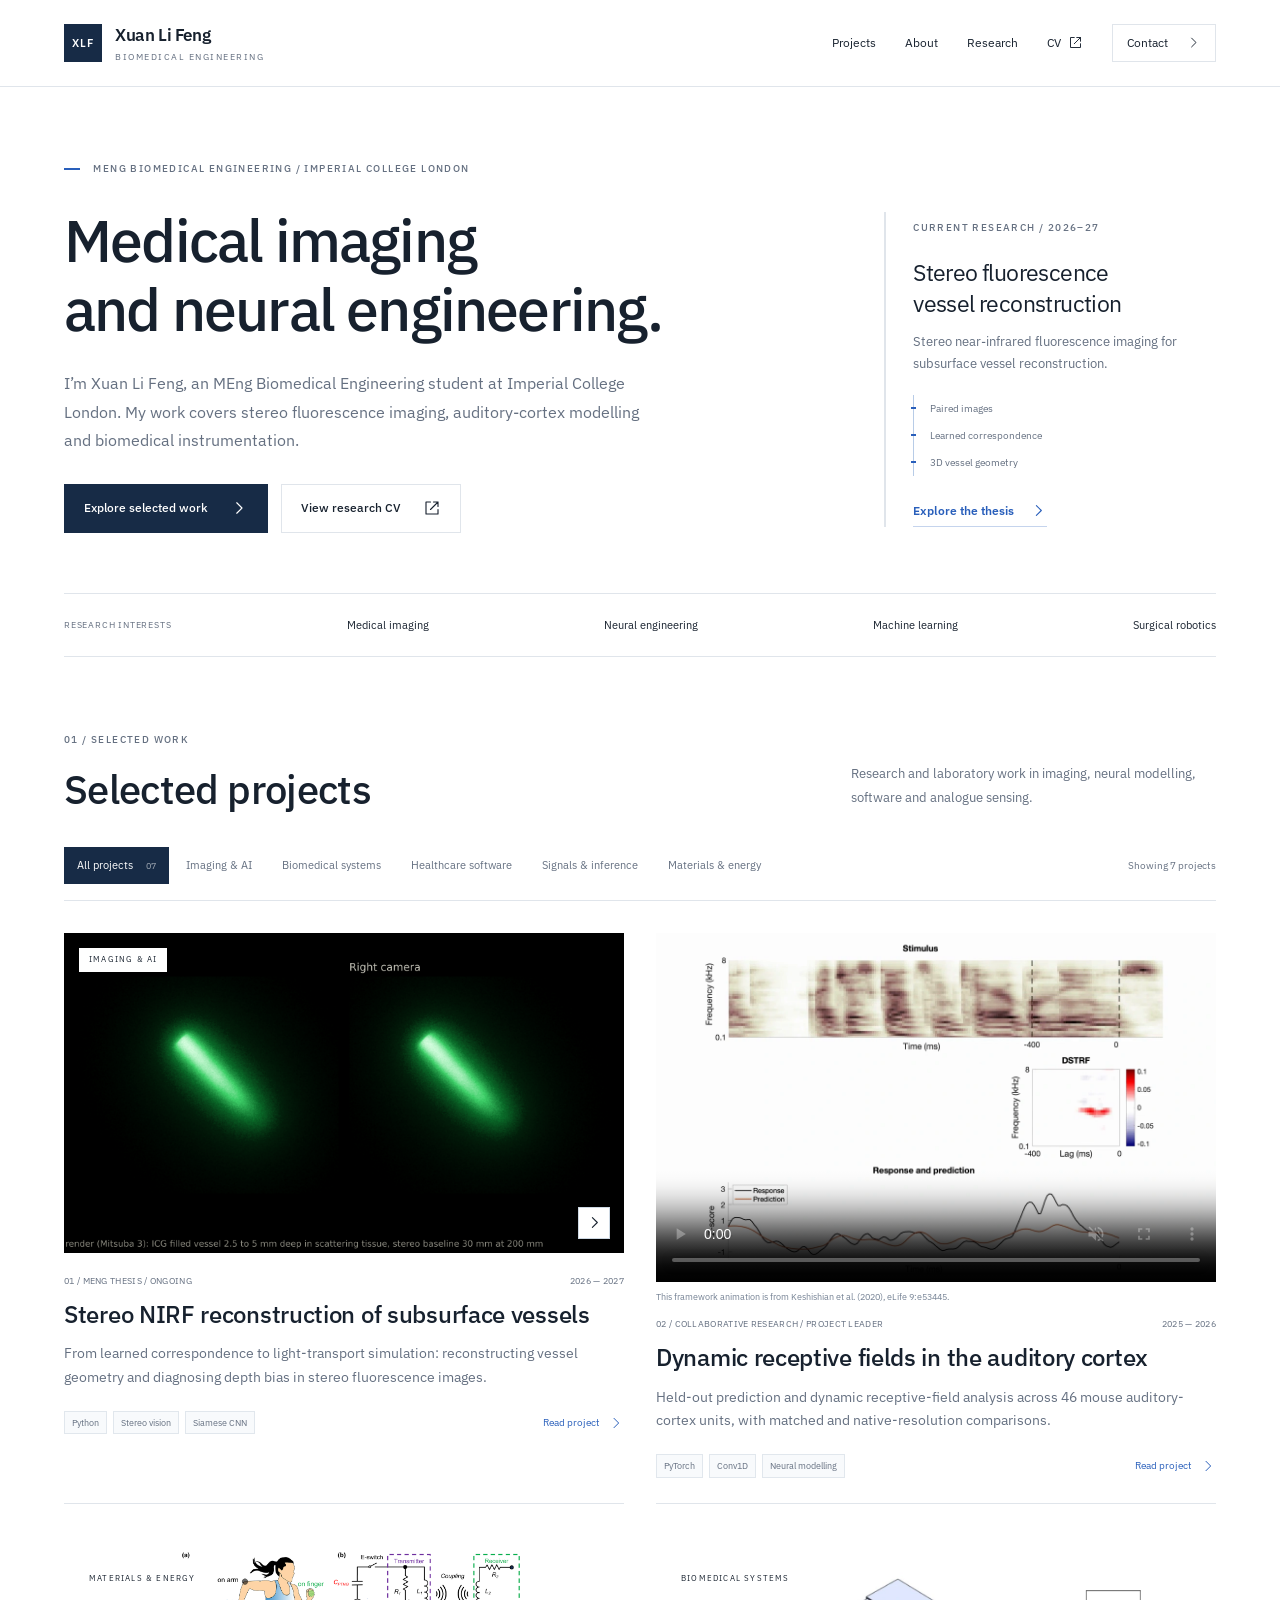
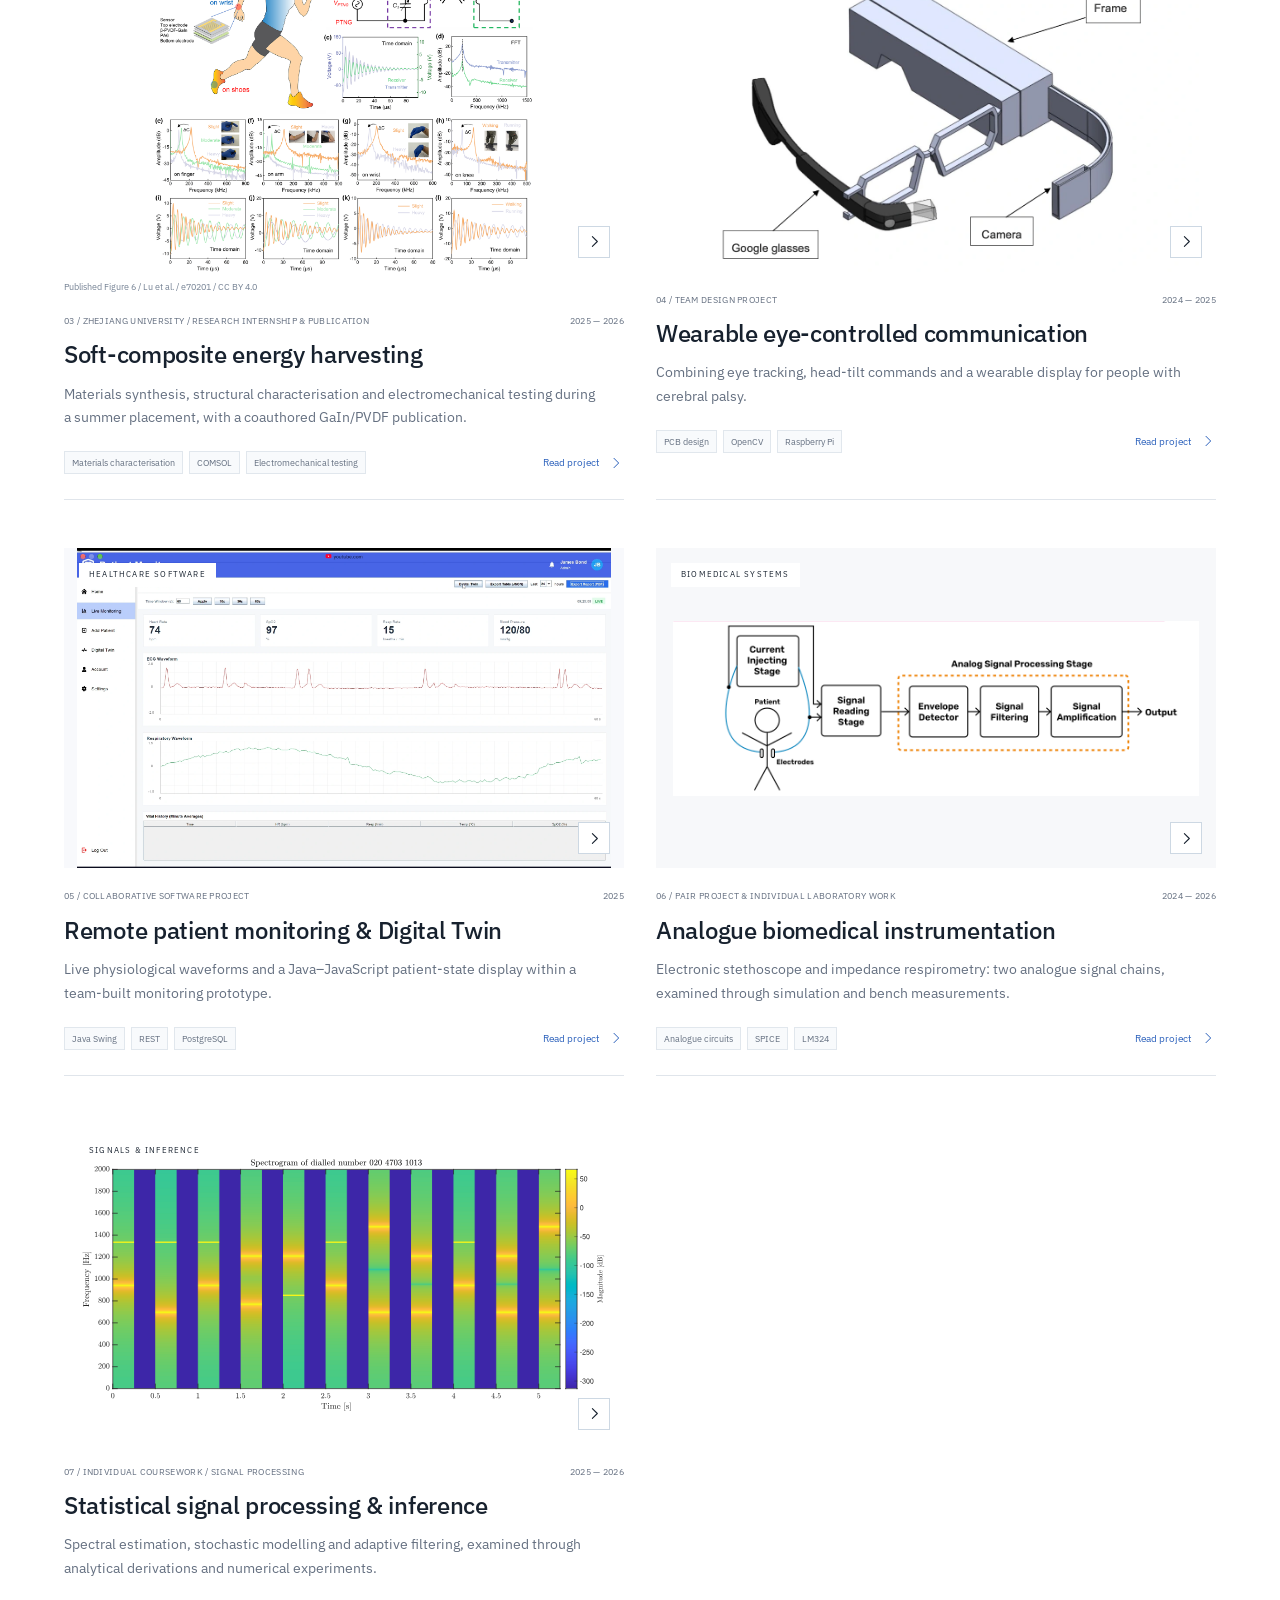
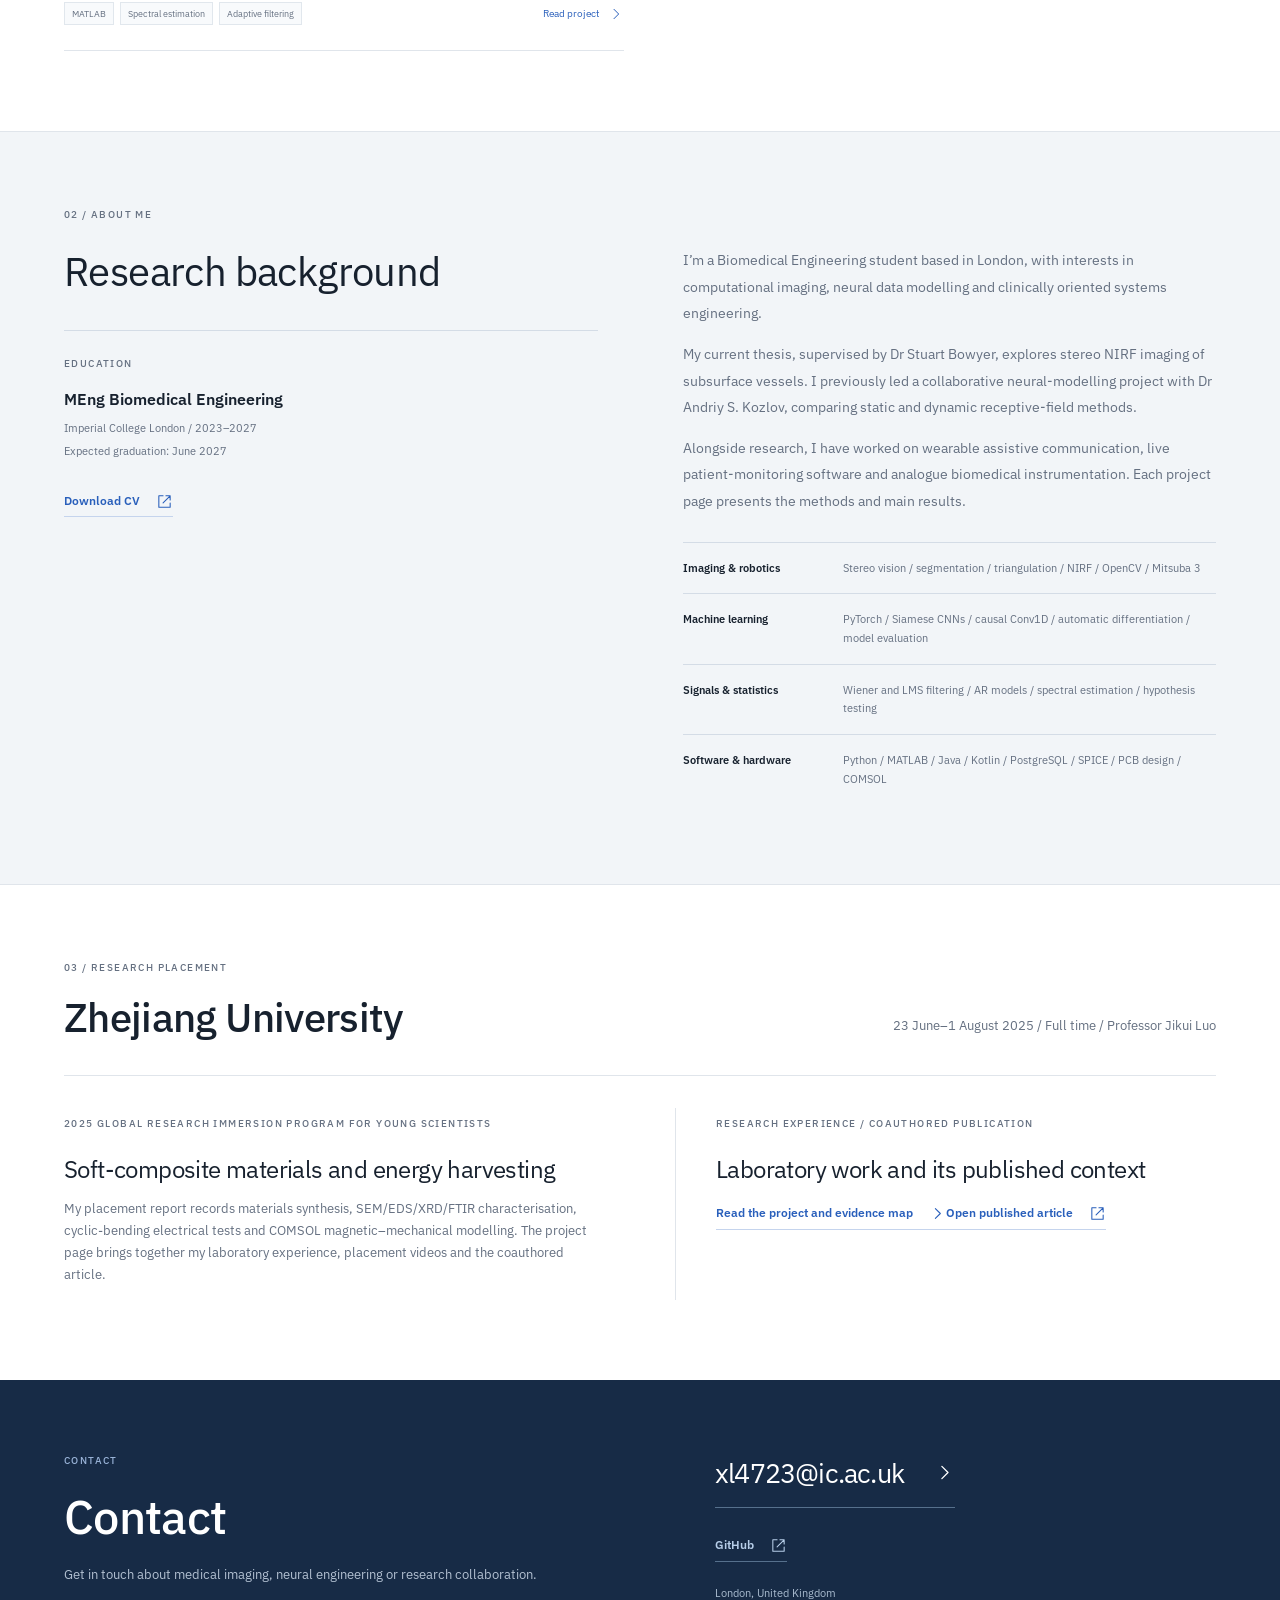
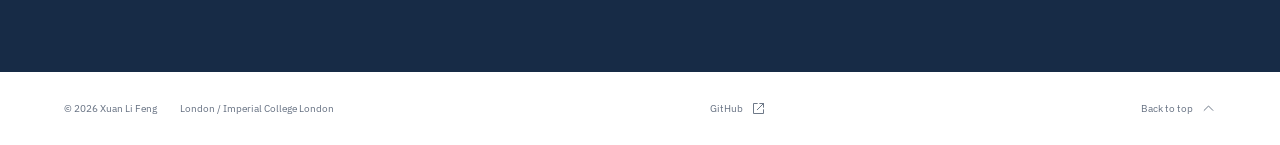
<file: index.html>
<!doctype html><html lang="en"><head><meta charset="utf-8"><meta name="viewport" content="width=device-width,initial-scale=1"><meta name="description" content="Xuan Li Feng — Biomedical engineering research in computational imaging, neural modelling and healthcare systems at Imperial College London."><meta name="theme-color" content="#17212e"><title>Biomedical Engineering Research | Xuan Li Feng</title><link rel="stylesheet" href="style.css"><script src="app.js" defer></script></head><body id="top"><a class="skip" href="#main">Skip to content</a><header><a class="brand" href="index.html" aria-label="Xuan Li Feng home"><span class="monogram">XLF</span><span>Xuan Li Feng<small>Biomedical engineering</small></span></a><nav aria-label="Main navigation"><a href="index.html#work">Projects</a><a href="index.html#about">About</a><a href="index.html#research">Research</a><a class="nav-cv" href="assets/Xuan-Li-Feng-CV.pdf" target="_blank" rel="noopener">CV <svg class="icon" viewBox="0 0 24 24" fill="none" stroke="currentColor" stroke-width="1.6" stroke-linecap="round" stroke-linejoin="round" aria-hidden="true"><path d="M14 4h6v6M20 4 10 14M10 4H4v16h16v-6"/></svg></a><a class="contact-link" href="mailto:xl4723@ic.ac.uk">Contact <svg class="icon" viewBox="0 0 24 24" fill="none" stroke="currentColor" stroke-width="1.6" stroke-linecap="round" stroke-linejoin="round" aria-hidden="true"><path d="m9 5 7 7-7 7"/></svg></a></nav></header><main id="main"><section class="hero wrap"><div class="eyebrow"><span class="status-rule" aria-hidden="true"></span> MEng Biomedical Engineering / Imperial College London</div><div class="hero-grid"><div><h1>Medical imaging<br>and neural engineering.</h1><p class="intro">I’m Xuan Li Feng, an MEng Biomedical Engineering student at Imperial College London. My work covers stereo fluorescence imaging, auditory-cortex modelling and biomedical instrumentation.</p><div class="actions"><a class="button primary" href="#work">Explore selected work <svg class="icon" viewBox="0 0 24 24" fill="none" stroke="currentColor" stroke-width="1.6" stroke-linecap="round" stroke-linejoin="round" aria-hidden="true"><path d="m9 5 7 7-7 7"/></svg></a><a class="button secondary" href="assets/Xuan-Li-Feng-CV.pdf" target="_blank" rel="noopener">View research CV <svg class="icon" viewBox="0 0 24 24" fill="none" stroke="currentColor" stroke-width="1.6" stroke-linecap="round" stroke-linejoin="round" aria-hidden="true"><path d="M14 4h6v6M20 4 10 14M10 4H4v16h16v-6"/></svg></a></div></div><aside class="hero-note"><span class="eyebrow">Current research / 2026–27</span><h2>Stereo fluorescence<br>vessel reconstruction</h2><p>Stereo near-infrared fluorescence imaging for subsurface vessel reconstruction.</p><div class="mini-diagram"><span>Paired images</span><span>Learned correspondence</span><span>3D vessel geometry</span></div><a class="text-link" href="nirf.html">Explore the thesis <svg class="icon" viewBox="0 0 24 24" fill="none" stroke="currentColor" stroke-width="1.6" stroke-linecap="round" stroke-linejoin="round" aria-hidden="true"><path d="m9 5 7 7-7 7"/></svg></a></aside></div><div class="directions"><span>Research interests</span><span>Medical imaging</span><span>Neural engineering</span><span>Machine learning</span><span>Surgical robotics</span></div></section>
<section id="work" class="wrap section"><div class="section-head"><div><div class="eyebrow">01 / Selected work</div><h2>Selected projects</h2></div><p>Research and laboratory work in imaging, neural modelling, software and analogue sensing.</p></div><div class="filter-row"><div class="filters" role="group" aria-label="Filter projects"><button class="active" aria-pressed="true" data-filter="All">All projects <small>07</small></button><button aria-pressed="false" data-filter="Imaging & AI">Imaging & AI</button><button aria-pressed="false" data-filter="Biomedical systems">Biomedical systems</button><button aria-pressed="false" data-filter="Healthcare software">Healthcare software</button><button aria-pressed="false" data-filter="Signals & inference">Signals & inference</button><button aria-pressed="false" data-filter="Materials & energy">Materials & energy</button></div><p id="project-count" class="count" aria-live="polite">Showing 7 projects</p></div><div class="project-grid"><article class="project" data-category="Imaging & AI"><a class="project-image nirf" href="nirf.html" aria-label="Read Stereo NIRF reconstruction of subsurface vessels"><span class="category">Imaging & AI</span><img src="assets/nirf-01_stereo_render.png" alt="Simulated stereo fluorescence pair of a subsurface vessel rendered in Mitsuba 3." loading="lazy"><span class="image-arrow"><svg class="icon" viewBox="0 0 24 24" fill="none" stroke="currentColor" stroke-width="1.6" stroke-linecap="round" stroke-linejoin="round" aria-hidden="true"><path d="m9 5 7 7-7 7"/></svg></span></a><div class="meta"><span>01 / MEng thesis / ongoing</span><span>2026 — 2027</span></div><h3><a href="nirf.html">Stereo NIRF reconstruction of subsurface vessels</a></h3><p>From learned correspondence to light-transport simulation: reconstructing vessel geometry and diagnosing depth bias in stereo fluorescence images.</p><div class="card-foot"><div class="tags"><span>Python</span><span>Stereo vision</span><span>Siamese CNN</span></div><a class="read-label" href="nirf.html">Read project <svg class="icon" viewBox="0 0 24 24" fill="none" stroke="currentColor" stroke-width="1.6" stroke-linecap="round" stroke-linejoin="round" aria-hidden="true"><path d="m9 5 7 7-7 7"/></svg></a></div></article><article class="project" data-category="Imaging & AI"><div class="project-image video-card"><video class="card-video" controls muted loop playsinline preload="metadata" poster="assets/dstrf-video2-poster.webp" aria-label="Dynamic receptive-field animation"><source src="assets/dstrf-video2.mp4" type="video/mp4">Your browser cannot play this video.</video></div><p class="media-credit">This framework animation is from Keshishian et al. (2020), eLife 9:e53445.</p><div class="meta"><span>02 / Collaborative research / project leader</span><span>2025 — 2026</span></div><h3><a href="auditory.html">Dynamic receptive fields in the auditory cortex</a></h3><p>Held-out prediction and dynamic receptive-field analysis across 46 mouse auditory-cortex units, with matched and native-resolution comparisons.</p><div class="card-foot"><div class="tags"><span>PyTorch</span><span>Conv1D</span><span>Neural modelling</span></div><a class="read-label" href="auditory.html">Read project <svg class="icon" viewBox="0 0 24 24" fill="none" stroke="currentColor" stroke-width="1.6" stroke-linecap="round" stroke-linejoin="round" aria-hidden="true"><path d="m9 5 7 7-7 7"/></svg></a></div></article><article class="project" data-category="Materials & energy"><a class="project-image internship" href="internship.html" aria-label="Read Soft-composite energy harvesting"><span class="category">Materials & energy</span><img src="assets/publication-figure-6.png" alt="Published Figure 6: wearable sensing architecture, circuit and measured wireless responses." loading="lazy"><span class="image-arrow"><svg class="icon" viewBox="0 0 24 24" fill="none" stroke="currentColor" stroke-width="1.6" stroke-linecap="round" stroke-linejoin="round" aria-hidden="true"><path d="m9 5 7 7-7 7"/></svg></span></a><p class="media-credit">Published Figure 6 / Lu et al. / <a href="https://doi.org/10.1002/eem2.70201">e70201</a> / <a href="https://creativecommons.org/licenses/by/4.0/">CC BY 4.0</a></p><div class="meta"><span>03 / Zhejiang University / Research internship & publication</span><span>2025 — 2026</span></div><h3><a href="internship.html">Soft-composite energy harvesting</a></h3><p>Materials synthesis, structural characterisation and electromechanical testing during a summer placement, with a coauthored GaIn/PVDF publication.</p><div class="card-foot"><div class="tags"><span>Materials characterisation</span><span>COMSOL</span><span>Electromechanical testing</span></div><a class="read-label" href="internship.html">Read project <svg class="icon" viewBox="0 0 24 24" fill="none" stroke="currentColor" stroke-width="1.6" stroke-linecap="round" stroke-linejoin="round" aria-hidden="true"><path d="m9 5 7 7-7 7"/></svg></a></div></article><article class="project" data-category="Biomedical systems"><a class="project-image wearable" href="wearable.html" aria-label="Read Wearable eye-controlled communication"><span class="category">Biomedical systems</span><img src="assets/wearable-glasses-cover.webp" alt="Wearable glasses design with frame, Google Glass display and camera labelled." loading="lazy"><span class="image-arrow"><svg class="icon" viewBox="0 0 24 24" fill="none" stroke="currentColor" stroke-width="1.6" stroke-linecap="round" stroke-linejoin="round" aria-hidden="true"><path d="m9 5 7 7-7 7"/></svg></span></a><div class="meta"><span>04 / Team design project</span><span>2024 — 2025</span></div><h3><a href="wearable.html">Wearable eye-controlled communication</a></h3><p>Combining eye tracking, head-tilt commands and a wearable display for people with cerebral palsy.</p><div class="card-foot"><div class="tags"><span>PCB design</span><span>OpenCV</span><span>Raspberry Pi</span></div><a class="read-label" href="wearable.html">Read project <svg class="icon" viewBox="0 0 24 24" fill="none" stroke="currentColor" stroke-width="1.6" stroke-linecap="round" stroke-linejoin="round" aria-hidden="true"><path d="m9 5 7 7-7 7"/></svg></a></div></article><article class="project" data-category="Healthcare software"><a class="project-image monitoring" href="monitoring.html" aria-label="Read Remote patient monitoring & Digital Twin"><span class="category">Healthcare software</span><img src="assets/patient-live-monitoring.webp" alt="Live Monitoring screen showing heart rate, oxygen saturation, respiration, blood pressure and waveforms." loading="lazy"><span class="image-arrow"><svg class="icon" viewBox="0 0 24 24" fill="none" stroke="currentColor" stroke-width="1.6" stroke-linecap="round" stroke-linejoin="round" aria-hidden="true"><path d="m9 5 7 7-7 7"/></svg></span></a><div class="meta"><span>05 / Collaborative software project</span><span>2025</span></div><h3><a href="monitoring.html">Remote patient monitoring & Digital Twin</a></h3><p>Live physiological waveforms and a Java–JavaScript patient-state display within a team-built monitoring prototype.</p><div class="card-foot"><div class="tags"><span>Java Swing</span><span>REST</span><span>PostgreSQL</span></div><a class="read-label" href="monitoring.html">Read project <svg class="icon" viewBox="0 0 24 24" fill="none" stroke="currentColor" stroke-width="1.6" stroke-linecap="round" stroke-linejoin="round" aria-hidden="true"><path d="m9 5 7 7-7 7"/></svg></a></div></article><article class="project" data-category="Biomedical systems"><a class="project-image instrumentation" href="instrumentation.html" aria-label="Read Analogue biomedical instrumentation"><span class="category">Biomedical systems</span><img src="assets/instrumentation-system-source.png" alt="Person with electrodes and the impedance-respirometry signal-processing chain." loading="lazy"><span class="image-arrow"><svg class="icon" viewBox="0 0 24 24" fill="none" stroke="currentColor" stroke-width="1.6" stroke-linecap="round" stroke-linejoin="round" aria-hidden="true"><path d="m9 5 7 7-7 7"/></svg></span></a><div class="meta"><span>06 / Pair project & individual laboratory work</span><span>2024 — 2026</span></div><h3><a href="instrumentation.html">Analogue biomedical instrumentation</a></h3><p>Electronic stethoscope and impedance respirometry: two analogue signal chains, examined through simulation and bench measurements.</p><div class="card-foot"><div class="tags"><span>Analogue circuits</span><span>SPICE</span><span>LM324</span></div><a class="read-label" href="instrumentation.html">Read project <svg class="icon" viewBox="0 0 24 24" fill="none" stroke="currentColor" stroke-width="1.6" stroke-linecap="round" stroke-linejoin="round" aria-hidden="true"><path d="m9 5 7 7-7 7"/></svg></a></div></article><article class="project" data-category="Signals & inference"><a class="project-image sspi" href="sspi.html" aria-label="Read Statistical signal processing & inference"><span class="category">Signals & inference</span><img src="assets/sspi-dtmf-spectrogram.svg" alt="Original DTMF spectrogram showing two frequency components during each generated tone and quiet gaps between tones." loading="lazy"><span class="image-arrow"><svg class="icon" viewBox="0 0 24 24" fill="none" stroke="currentColor" stroke-width="1.6" stroke-linecap="round" stroke-linejoin="round" aria-hidden="true"><path d="m9 5 7 7-7 7"/></svg></span></a><div class="meta"><span>07 / Individual coursework / signal processing</span><span>2025 — 2026</span></div><h3><a href="sspi.html">Statistical signal processing & inference</a></h3><p>Spectral estimation, stochastic modelling and adaptive filtering, examined through analytical derivations and numerical experiments.</p><div class="card-foot"><div class="tags"><span>MATLAB</span><span>Spectral estimation</span><span>Adaptive filtering</span></div><a class="read-label" href="sspi.html">Read project <svg class="icon" viewBox="0 0 24 24" fill="none" stroke="currentColor" stroke-width="1.6" stroke-linecap="round" stroke-linejoin="round" aria-hidden="true"><path d="m9 5 7 7-7 7"/></svg></a></div></article></div></section>
<section id="about" class="about-section"><div class="wrap section"><div class="eyebrow">02 / About me</div><div class="about-grid"><div><h2>Research background</h2><div class="education"><span class="eyebrow">Education</span><strong>MEng Biomedical Engineering</strong><span>Imperial College London / 2023–2027</span><span>Expected graduation: June 2027</span></div><a class="text-link" href="assets/Xuan-Li-Feng-CV.pdf" target="_blank" rel="noopener">Download CV <svg class="icon" viewBox="0 0 24 24" fill="none" stroke="currentColor" stroke-width="1.6" stroke-linecap="round" stroke-linejoin="round" aria-hidden="true"><path d="M14 4h6v6M20 4 10 14M10 4H4v16h16v-6"/></svg></a></div><div class="about-copy"><p>I’m a Biomedical Engineering student based in London, with interests in computational imaging, neural data modelling and clinically oriented systems engineering.</p><p>My current thesis, supervised by Dr Stuart Bowyer, explores stereo NIRF imaging of subsurface vessels. I previously led a collaborative neural-modelling project with Dr Andriy S. Kozlov, comparing static and dynamic receptive-field methods.</p><p>Alongside research, I have worked on wearable assistive communication, live patient-monitoring software and analogue biomedical instrumentation. Each project page presents the methods and main results.</p><div class="skills"><div><strong>Imaging & robotics</strong><span>Stereo vision / segmentation / triangulation / NIRF / OpenCV / Mitsuba 3</span></div><div><strong>Machine learning</strong><span>PyTorch / Siamese CNNs / causal Conv1D / automatic differentiation / model evaluation</span></div><div><strong>Signals & statistics</strong><span>Wiener and LMS filtering / AR models / spectral estimation / hypothesis testing</span></div><div><strong>Software & hardware</strong><span>Python / MATLAB / Java / Kotlin / PostgreSQL / SPICE / PCB design / COMSOL</span></div></div></div></div></div></section>
<section id="research" class="wrap section research"><div class="section-head"><div><div class="eyebrow">03 / Research placement</div><h2>Zhejiang University</h2></div><p>23 June–1 August 2025 / Full time / Professor Jikui Luo</p></div><div class="publication"><div><span class="eyebrow">2025 Global Research Immersion Program for Young Scientists</span><h3>Soft-composite materials and energy harvesting</h3><p>My placement report records materials synthesis, SEM/EDS/XRD/FTIR characterisation, cyclic-bending electrical tests and COMSOL magnetic–mechanical modelling. The project page brings together my laboratory experience, placement videos and the coauthored article.</p></div><div class="publication-citation"><span class="eyebrow">Research experience / Coauthored publication</span><h3>Laboratory work and its published context</h3><a class="text-link" href="internship.html">Read the project and evidence map <svg class="icon" viewBox="0 0 24 24" fill="none" stroke="currentColor" stroke-width="1.6" stroke-linecap="round" stroke-linejoin="round" aria-hidden="true"><path d="m9 5 7 7-7 7"/></svg></a><a class="text-link" href="https://doi.org/10.1002/eem2.70201" target="_blank" rel="noopener">Open published article <svg class="icon" viewBox="0 0 24 24" fill="none" stroke="currentColor" stroke-width="1.6" stroke-linecap="round" stroke-linejoin="round" aria-hidden="true"><path d="M14 4h6v6M20 4 10 14M10 4H4v16h16v-6"/></svg></a></div></div></section>
<section id="contact" class="contact-section"><div class="wrap contact-grid"><div><div class="eyebrow">Contact</div><h2>Contact</h2><p>Get in touch about medical imaging, neural engineering or research collaboration.</p></div><div class="contact-details"><a class="email" href="mailto:xl4723@ic.ac.uk">xl4723@ic.ac.uk <svg class="icon" viewBox="0 0 24 24" fill="none" stroke="currentColor" stroke-width="1.6" stroke-linecap="round" stroke-linejoin="round" aria-hidden="true"><path d="m9 5 7 7-7 7"/></svg></a><a class="text-link" href="https://github.com/xuan-lifeng" target="_blank" rel="noopener">GitHub <svg class="icon" viewBox="0 0 24 24" fill="none" stroke="currentColor" stroke-width="1.6" stroke-linecap="round" stroke-linejoin="round" aria-hidden="true"><path d="M14 4h6v6M20 4 10 14M10 4H4v16h16v-6"/></svg></a><span>London, United Kingdom</span></div></div></section></main><footer><span>© 2026 Xuan Li Feng<span class="footer-sub">London / Imperial College London</span></span><a href="https://github.com/xuan-lifeng" target="_blank" rel="noopener">GitHub <svg class="icon" viewBox="0 0 24 24" fill="none" stroke="currentColor" stroke-width="1.6" stroke-linecap="round" stroke-linejoin="round" aria-hidden="true"><path d="M14 4h6v6M20 4 10 14M10 4H4v16h16v-6"/></svg></a><a href="#top">Back to top <svg class="icon up-icon" viewBox="0 0 24 24" fill="none" stroke="currentColor" stroke-width="1.6" stroke-linecap="round" stroke-linejoin="round" aria-hidden="true"><path d="m9 5 7 7-7 7"/></svg></a></footer></body></html>
</file>
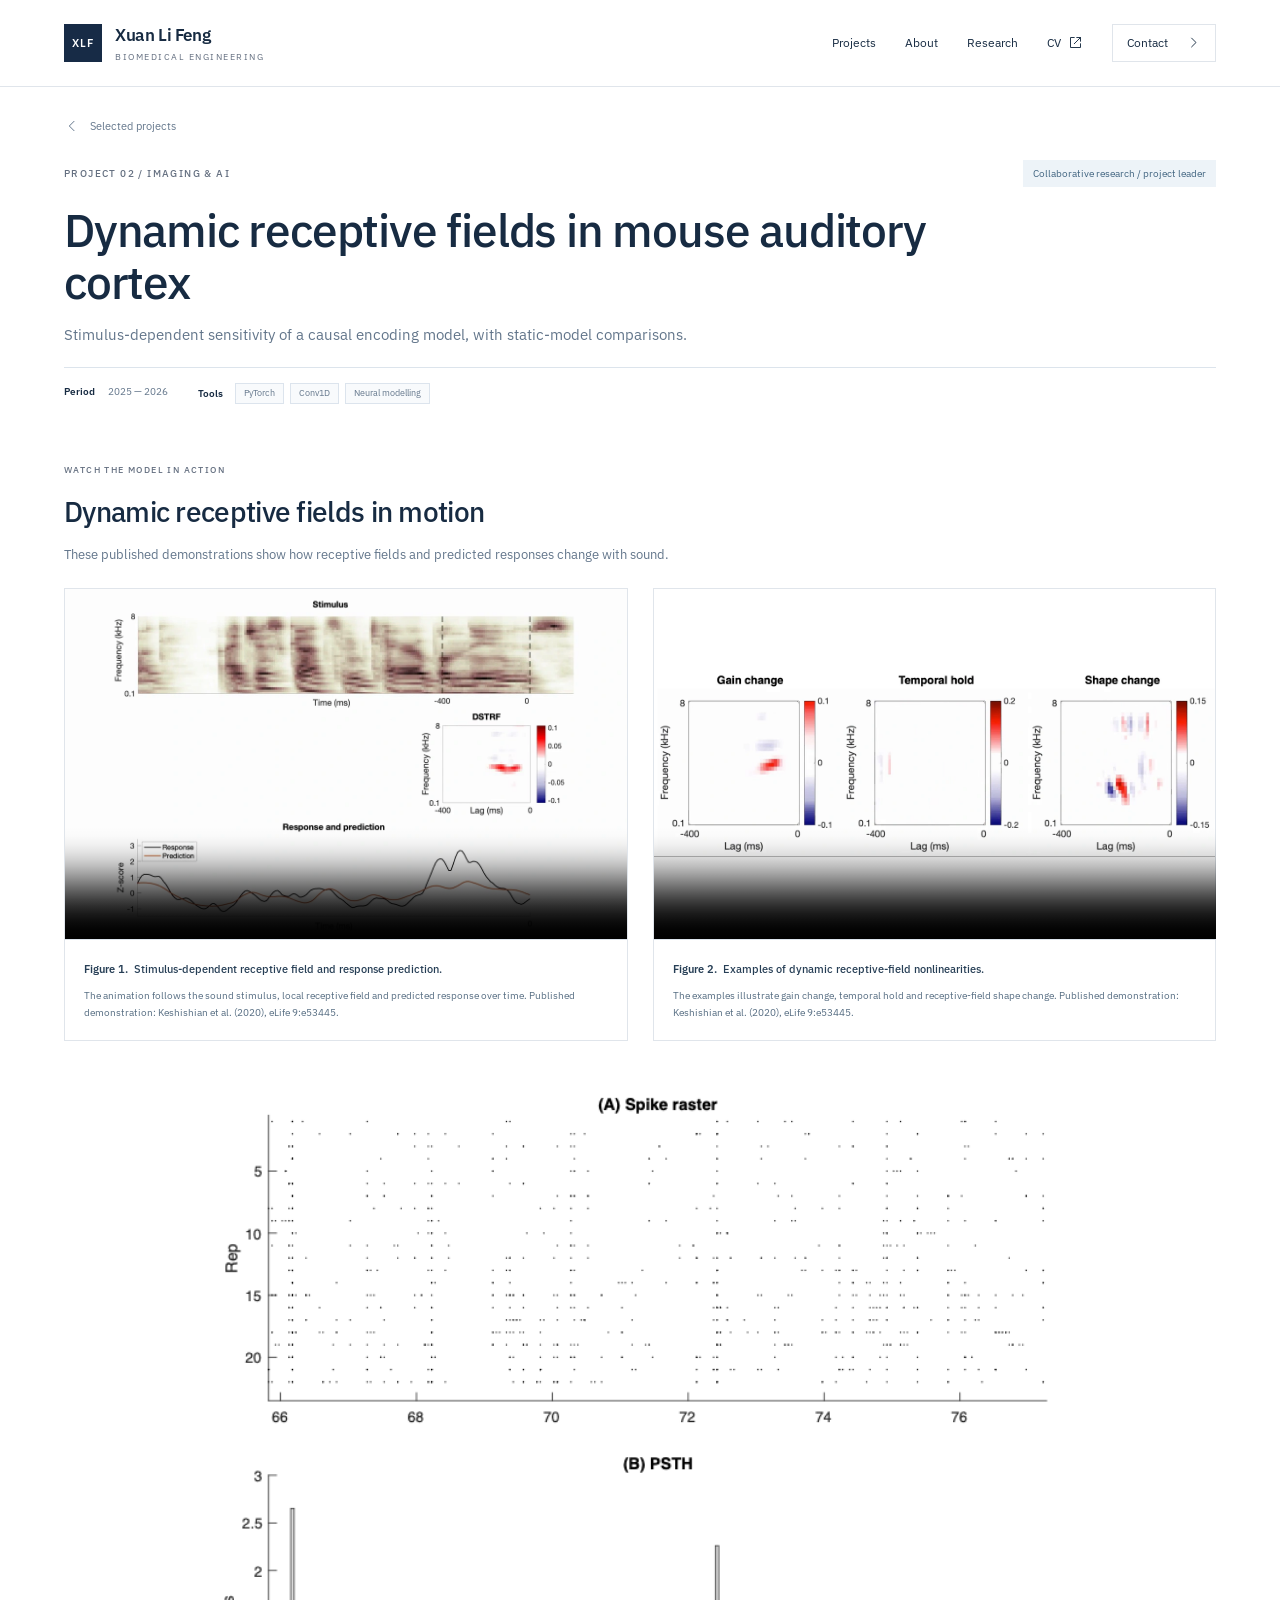
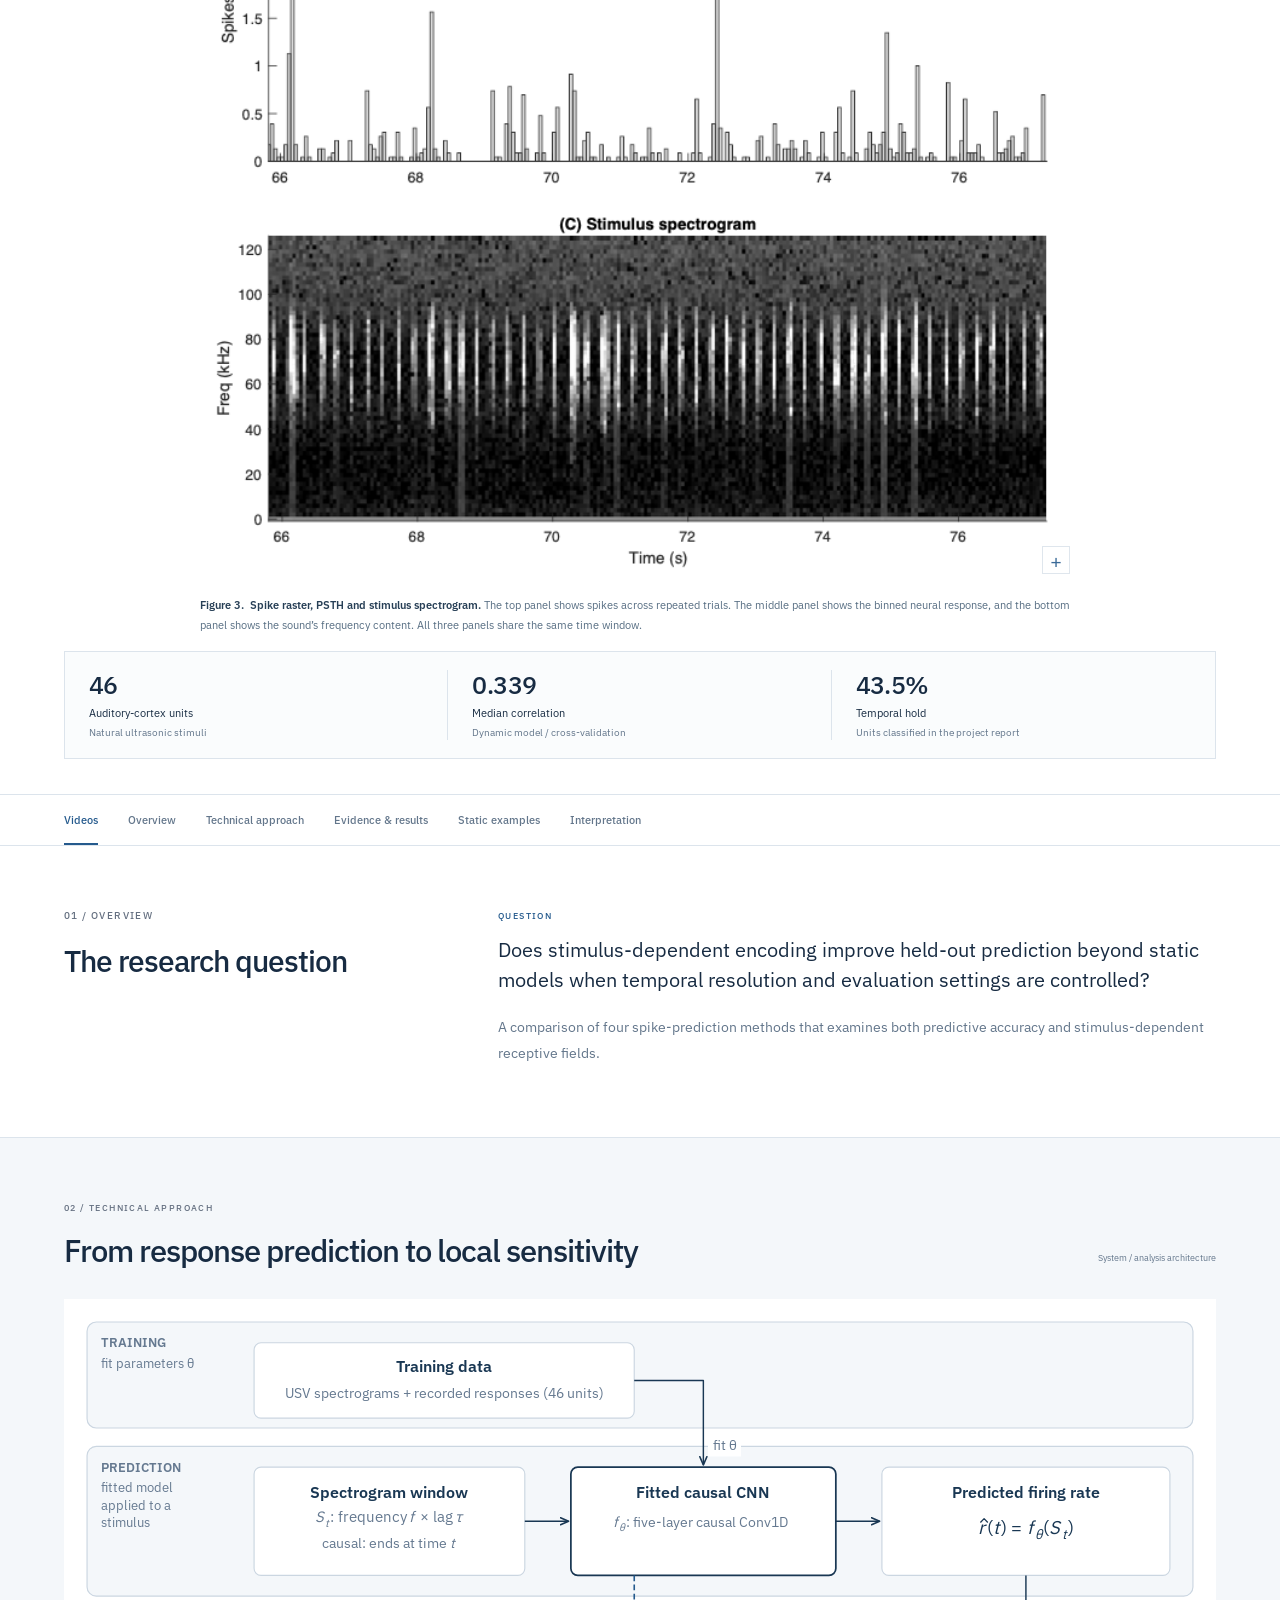
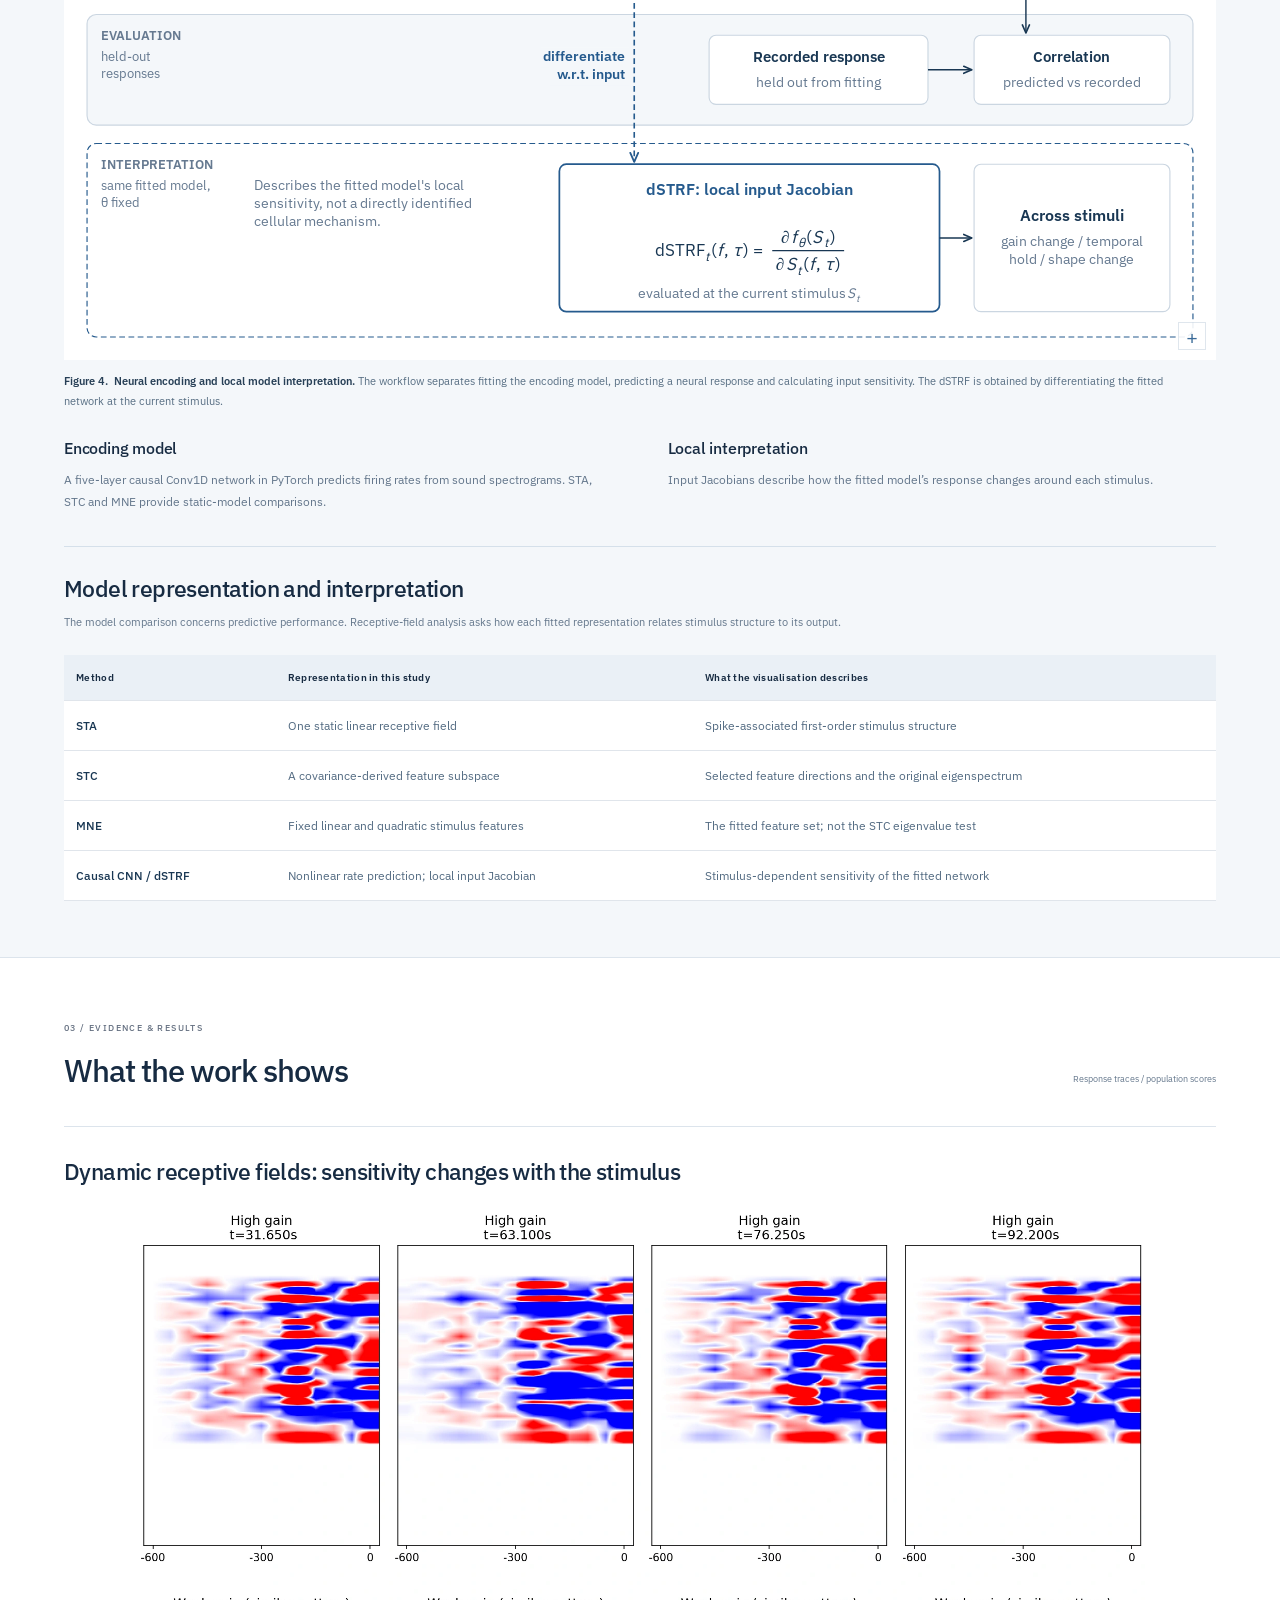
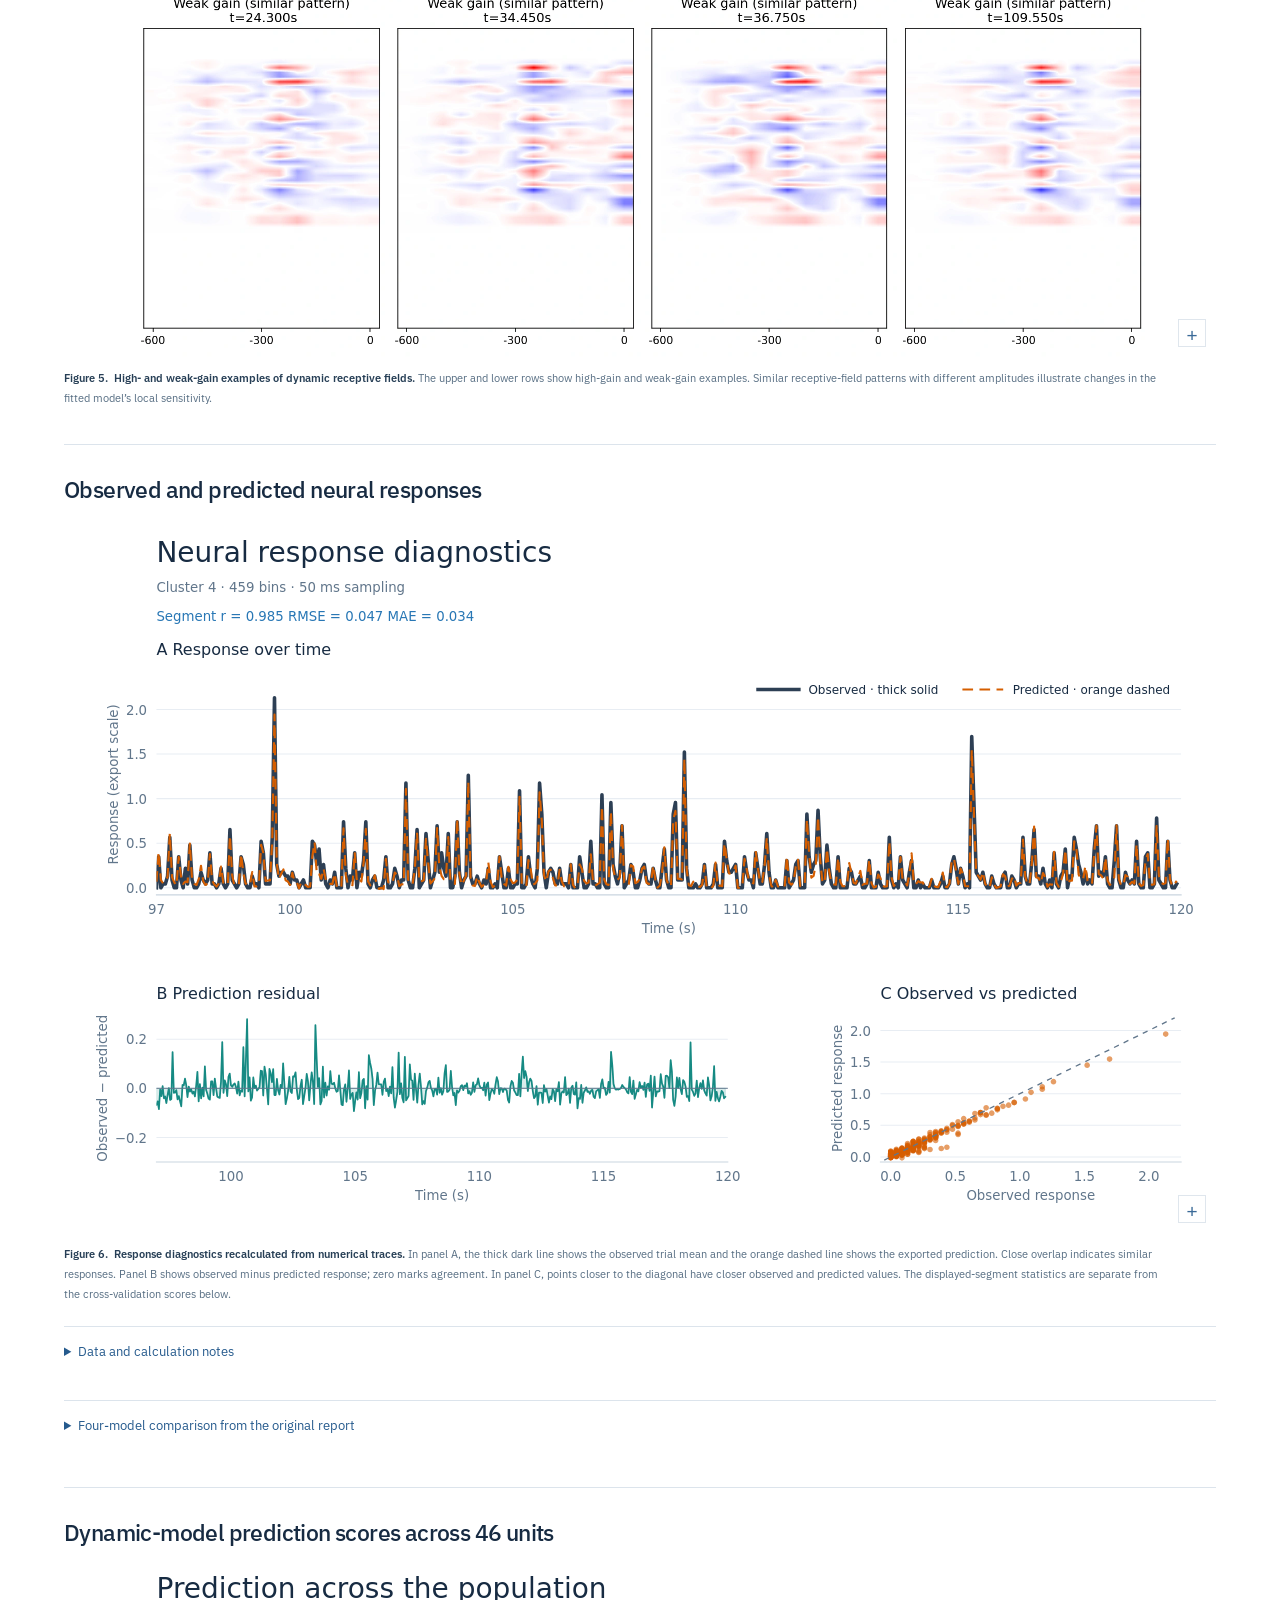
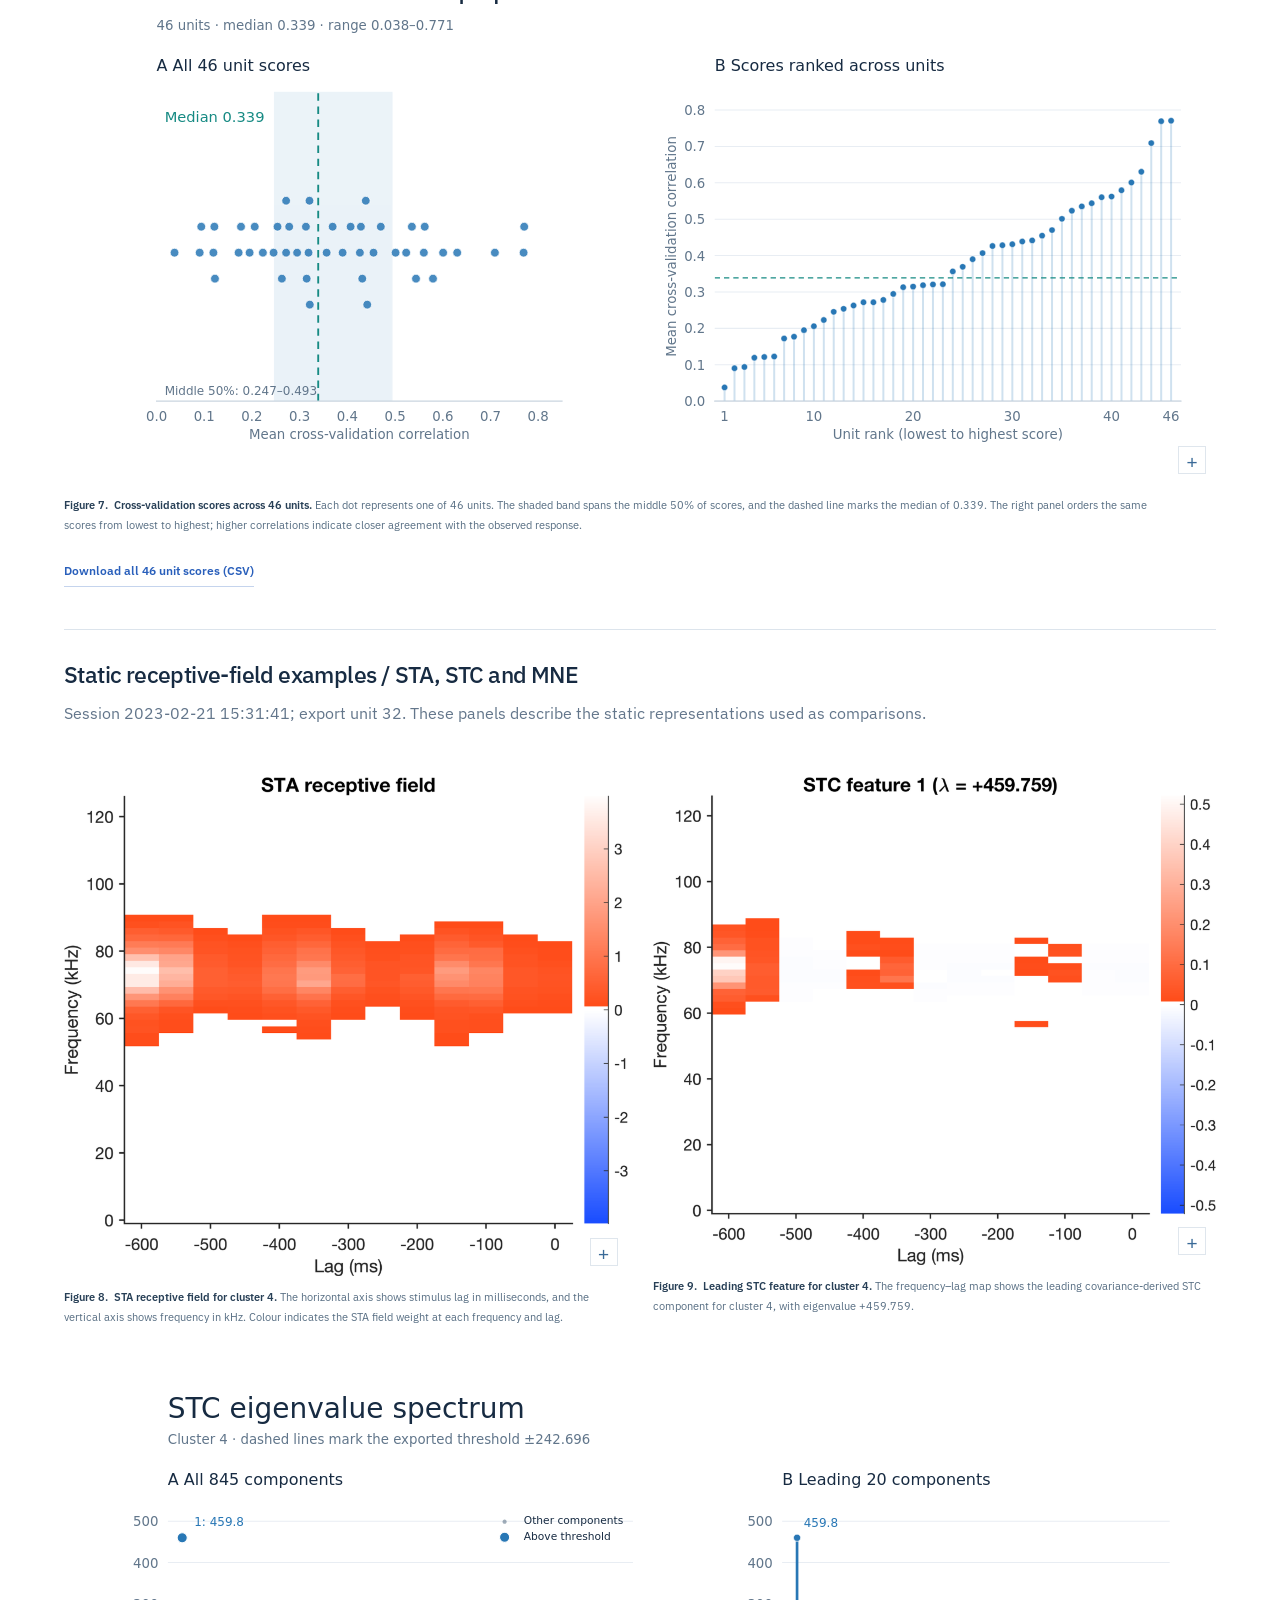
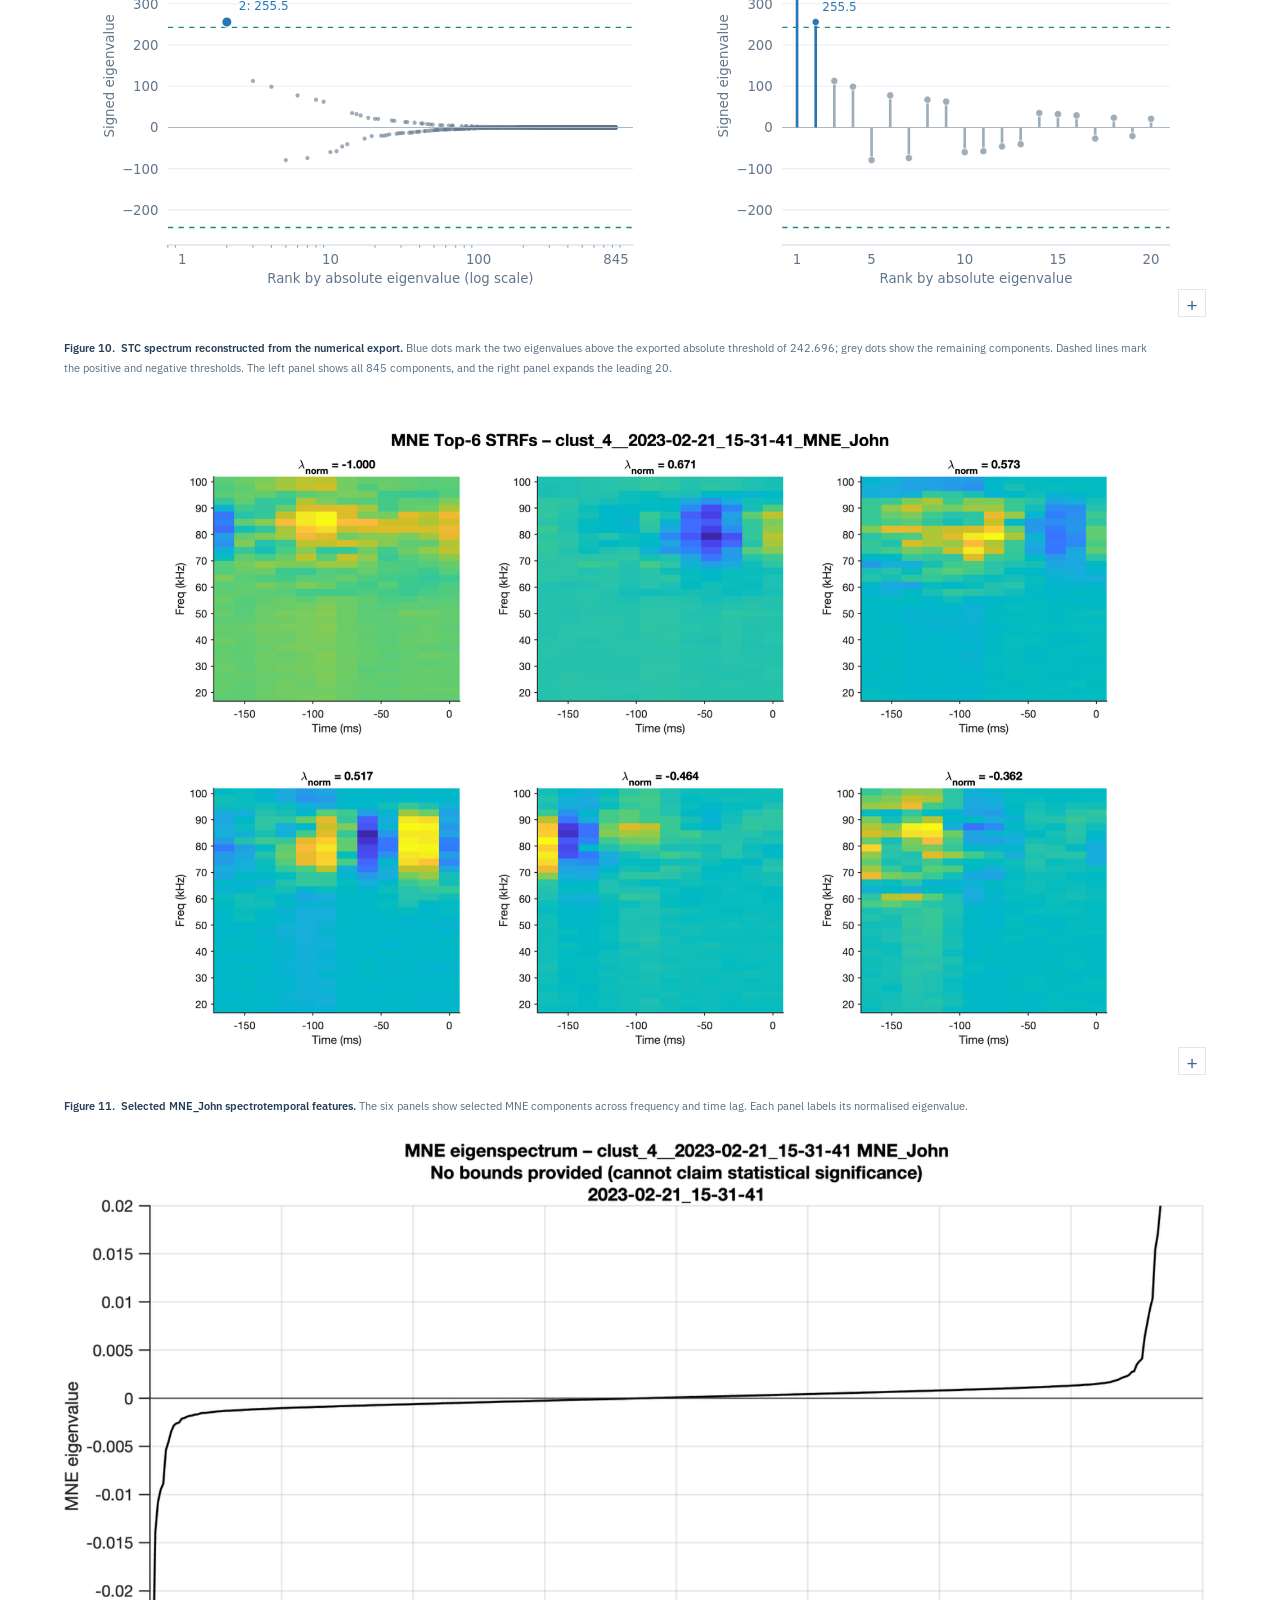
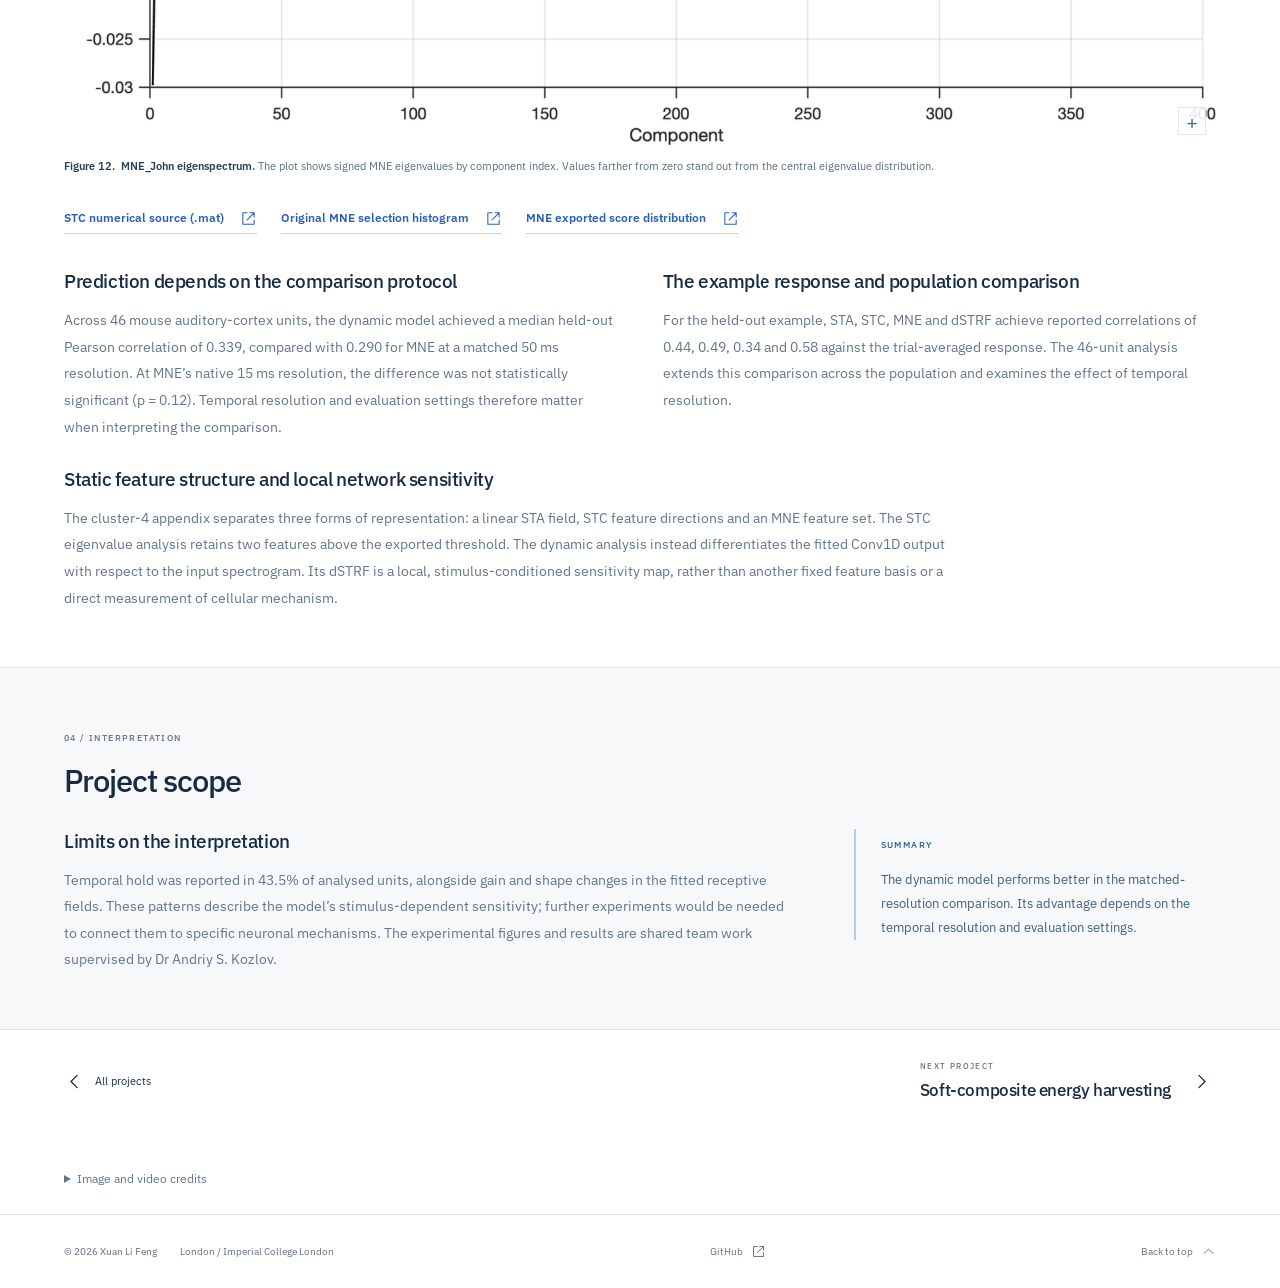
<file: auditory.html>
<!doctype html><html lang="en"><head><meta charset="utf-8"><meta name="viewport" content="width=device-width,initial-scale=1"><meta name="description" content="Xuan Li Feng — Biomedical engineering research in computational imaging, neural modelling and healthcare systems at Imperial College London."><meta name="theme-color" content="#17212e"><title>Dynamic receptive fields in mouse auditory cortex | Xuan Li Feng</title><link rel="stylesheet" href="style.css"><script src="app.js" defer></script><link rel="stylesheet" href="inner.css"><link rel="stylesheet" href="figure-viewer.css?v=videos2"><link rel="stylesheet" href="neural-figures.css?v=recording3"><script src="inner.js?v=zoom-20261102" defer></script></head><body id="top" class="project-study study-auditory"><a class="skip" href="#main">Skip to content</a><header><a class="brand" href="index.html" aria-label="Xuan Li Feng home"><span class="monogram">XLF</span><span>Xuan Li Feng<small>Biomedical engineering</small></span></a><nav aria-label="Main navigation"><a href="index.html#work">Projects</a><a href="index.html#about">About</a><a href="index.html#research">Research</a><a class="nav-cv" href="assets/Xuan-Li-Feng-CV.pdf" target="_blank" rel="noopener">CV <svg class="icon" viewBox="0 0 24 24" fill="none" stroke="currentColor" stroke-width="1.6" stroke-linecap="round" stroke-linejoin="round" aria-hidden="true"><path d="M14 4h6v6M20 4 10 14M10 4H4v16h16v-6"/></svg></a><a class="contact-link" href="mailto:xl4723@ic.ac.uk">Contact <svg class="icon" viewBox="0 0 24 24" fill="none" stroke="currentColor" stroke-width="1.6" stroke-linecap="round" stroke-linejoin="round" aria-hidden="true"><path d="m9 5 7 7-7 7"/></svg></a></nav></header><main id="main"><div class="study-page"><section class="study-masthead wrap"><a class="study-back" href="index.html#work"><svg class="icon back-icon" viewBox="0 0 24 24" fill="none" stroke="currentColor" stroke-width="1.6" stroke-linecap="round" stroke-linejoin="round" aria-hidden="true"><path d="m9 5 7 7-7 7"/></svg> Selected projects</a><div class="study-topline"><span class="eyebrow">Project 02 / Imaging & AI</span><span class="study-state">Collaborative research / project leader</span></div><h1>Dynamic receptive fields in mouse auditory cortex</h1><p class="study-subtitle">Stimulus-dependent sensitivity of a causal encoding model, with static-model comparisons.</p><div class="study-metadata"><span><strong>Period</strong>2025 — 2026</span><span class="metadata-tools"><strong>Tools</strong><ul><li>PyTorch</li><li>Conv1D</li><li>Neural modelling</li></ul></span></div></section><section id="videos" class="wrap early-project-videos"><div class="study-section-header"><div><span class="eyebrow">Watch the model in action</span><h2>Dynamic receptive fields in motion</h2></div></div><p class="video-intro">These published demonstrations show how receptive fields and predicted responses change with sound.</p><div class="video-grid"><figure class="framework-video"><div class="video-stage"><video controls playsinline preload="metadata" poster="assets/dstrf-video2-poster.webp" aria-label="Stimulus-dependent receptive field"><source src="assets/dstrf-video2.mp4" type="video/mp4">Your browser cannot play this video. Open the MP4 using the link below.</video></div><figcaption><span class="caption-number">Figure 1.</span> <strong>Stimulus-dependent receptive field and response prediction.</strong> <span class="figure-explanation">The animation follows the sound stimulus, local receptive field and predicted response over time. Published demonstration: Keshishian et al. (2020), eLife 9:e53445.</span></figcaption></figure><figure class="framework-video"><div class="video-stage"><video controls playsinline preload="metadata" poster="assets/dstrf-video3-poster.webp" aria-label="Three forms of nonlinearity"><source src="assets/dstrf-video3.mp4" type="video/mp4">Your browser cannot play this video. Open the MP4 using the link below.</video></div><figcaption><span class="caption-number">Figure 2.</span> <strong>Examples of dynamic receptive-field nonlinearities.</strong> <span class="figure-explanation">The examples illustrate gain change, temporal hold and receptive-field shape change. Published demonstration: Keshishian et al. (2020), eLife 9:e53445.</span></figcaption></figure></div></section><div class="wrap study-opening"><div><figure class="technical-figure neural-data-figure hero-study-figure neural-opening neural-recording-opening"><a href="assets/neural-recording-opening.svg" target="_blank" rel="noopener" aria-label="Open full figure: Spike raster, PSTH and stimulus spectrogram on aligned time axes."><img src="assets/neural-recording-opening.svg" alt="Three aligned panels showing a spike raster across repeated trials, a PSTH and the stimulus spectrogram." loading="eager"><span class="figure-zoom" aria-hidden="true">+</span></a><figcaption><span class="caption-number">Figure 3.</span> <strong>Spike raster, PSTH and stimulus spectrogram.</strong> <span class="figure-explanation">The top panel shows spikes across repeated trials. The middle panel shows the binned neural response, and the bottom panel shows the sound’s frequency content. All three panels share the same time window.</span></figcaption></figure></div><aside class="study-key-results"><span class="eyebrow">Project in brief</span><div class="study-metric"><strong>46</strong><span>Auditory-cortex units</span><small>Natural ultrasonic stimuli</small></div><div class="study-metric"><strong>0.339</strong><span>Median correlation</span><small>Dynamic model / cross-validation</small></div><div class="study-metric"><strong>43.5%</strong><span>Temporal hold</span><small>Units classified in the project report</small></div></aside></div><nav class="study-nav" aria-label="Project sections"><div class="wrap"><a href="#videos">Videos</a><a class="current" href="#overview">Overview</a><a href="#system">Technical approach</a><a href="#evidence">Evidence & results</a><a href="#static-examples">Static examples</a><a href="#discussion">Interpretation</a></div></nav><section id="overview" class="wrap study-section study-overview"><div class="study-section-heading"><span class="eyebrow">01 / Overview</span><h2>The research question</h2></div><div class="study-overview-copy"><div class="study-question"><span class="eyebrow">Question</span><p>Does stimulus-dependent encoding improve held-out prediction beyond static models when temporal resolution and evaluation settings are controlled?</p></div><p>A comparison of four spike-prediction methods that examines both predictive accuracy and stimulus-dependent receptive fields.</p></div></section><section id="system" class="study-system"><div class="wrap study-section"><div class="study-section-header"><div><span class="eyebrow">02 / Technical approach</span><h2>From response prediction to local sensitivity</h2></div><span class="diagram-tag">System / analysis architecture</span></div><figure class="technical-figure architecture-figure provided-diagram"><a href="assets/diagrams/neural-1-prediction-vs-interpretation.svg" target="_blank" rel="noopener" aria-label="Open full figure: From response prediction to local sensitivity"><picture><source media="(max-width: 760px)" srcset="assets/diagrams/neural-1-prediction-vs-interpretation-mobile.svg" type="image/svg+xml"><img src="assets/diagrams/neural-1-prediction-vs-interpretation.svg" alt="From response prediction to local sensitivity" loading="lazy"></picture><span class="figure-zoom" aria-hidden="true"><svg width="16" height="16" viewBox="0 0 24 24" fill="none" stroke="currentColor" stroke-width="1.6"><path d="M14 4h6v6M20 4 10 14M10 4H4v16h16v-6"/></svg></span></a><figcaption><span class="caption-number">Figure 4.</span> <strong>Neural encoding and local model interpretation.</strong> <span class="figure-explanation">The workflow separates fitting the encoding model, predicting a neural response and calculating input sensitivity. The dSTRF is obtained by differentiating the fitted network at the current stimulus.</span></figcaption></figure><div class="method-notes"><div><h3>Encoding model</h3><p>A five-layer causal Conv1D network in PyTorch predicts firing rates from sound spectrograms. STA, STC and MNE provide static-model comparisons.</p></div><div><h3>Local interpretation</h3><p>Input Jacobians describe how the fitted model’s response changes around each stimulus.</p></div></div><div class="encoding-methods"><div class="media-heading"><h3>Model representation and interpretation</h3><p>The model comparison concerns predictive performance. Receptive-field analysis asks how each fitted representation relates stimulus structure to its output.</p></div><div class="table-scroll"><table class="encoding-table"><thead><tr><th>Method</th><th>Representation in this study</th><th>What the visualisation describes</th></tr></thead><tbody><tr><td>STA</td><td>One static linear receptive field</td><td>Spike-associated first-order stimulus structure</td></tr><tr><td>STC</td><td>A covariance-derived feature subspace</td><td>Selected feature directions and the original eigenspectrum</td></tr><tr><td>MNE</td><td>Fixed linear and quadratic stimulus features</td><td>The fitted feature set; not the STC eigenvalue test</td></tr><tr><td>Causal CNN / dSTRF</td><td>Nonlinear rate prediction; local input Jacobian</td><td>Stimulus-dependent sensitivity of the fitted network</td></tr></tbody></table></div></div></div></section><section id="evidence" class="wrap study-section"><div class="study-section-header"><div><span class="eyebrow">03 / Evidence & results</span><h2>What the work shows</h2></div><span class="diagram-tag">Response traces / population scores</span></div><div class="media-heading"><h3>Dynamic receptive fields: sensitivity changes with the stimulus</h3></div><figure class="technical-figure gain-figure"><a href="assets/neural-gain-change.webp" target="_blank" rel="noopener" aria-label="Open full figure: Dynamic receptive fields at source-labelled high- and weak-gain stimulus times."><img src="assets/neural-gain-change.webp" alt="Dynamic receptive fields at source-labelled high- and weak-gain stimulus times." loading="lazy"><span class="figure-zoom" aria-hidden="true"><svg width="16" height="16" viewBox="0 0 24 24" fill="none" stroke="currentColor" stroke-width="1.6"><path d="M14 4h6v6M20 4 10 14M10 4H4v16h16v-6"/></svg></span></a><figcaption><span class="caption-number">Figure 5.</span> <strong>High- and weak-gain examples of dynamic receptive fields.</strong> <span class="figure-explanation">The upper and lower rows show high-gain and weak-gain examples. Similar receptive-field patterns with different amplitudes illustrate changes in the fitted model’s local sensitivity.</span></figcaption></figure><div class="media-heading"><h3>Observed and predicted neural responses</h3></div><figure class="technical-figure neural-data-figure neural-response-figure"><a href="assets/neural-prediction-recomputed.svg?v=contrast2" target="_blank" rel="noopener" aria-label="Open full figure: Observed and predicted response overlay, residual trace and agreement scatter plot."><picture><source media="(max-width: 760px)" srcset="assets/neural-prediction-recomputed-mobile.svg?v=contrast2" type="image/svg+xml"><img src="assets/neural-prediction-recomputed.svg?v=contrast2" alt="Observed and predicted response overlay, residual trace and agreement scatter plot." loading="lazy"></picture><span class="figure-zoom" aria-hidden="true">↗</span></a><figcaption><span class="caption-number">Figure 6.</span> <strong>Response diagnostics recalculated from numerical traces.</strong> <span class="figure-explanation">In panel A, the thick dark line shows the observed trial mean and the orange dashed line shows the exported prediction. Close overlap indicates similar responses. Panel B shows observed minus predicted response; zero marks agreement. In panel C, points closer to the diagonal have closer observed and predicted values. The displayed-segment statistics are separate from the cross-validation scores below.</span></figcaption></figure><details class="neural-analysis-notes"><summary>Data and calculation notes</summary><p>The response statistics are recalculated for the displayed exported segment. Its training/test split is unspecified, so these values are separate from the report’s held-out scores and the 46-unit cross-validation results.</p><p>Residuals equal observed minus predicted response. RMSE is the square root of the mean squared residual, and MAE is the mean absolute residual. The trace is shown at its original 50 ms sampling interval.</p><div class="source-downloads"><a class="text-link" href="assets/data/neural-response-trace.csv" download>Response data (CSV)</a><a class="text-link" href="assets/data/neural-recomputed-metrics.json" download>Calculated metrics (JSON)</a><a class="text-link" href="analysis/neural/rebuild_figures.py" download>Reproduce the calculations (Python)</a></div></details><details class="neural-report-archive"><summary>Four-model comparison from the original report</summary><figure class="technical-figure report-prediction-figure neural-original-report"><a href="assets/neural-report-predictions.png" target="_blank" rel="noopener" aria-label="Open full figure: Observed response and STA, STC, MNE and dSTRF predictions from the report."><img src="assets/neural-report-predictions.png" alt="Observed response and STA, STC, MNE and dSTRF predictions from the report." loading="lazy"><span class="figure-zoom" aria-hidden="true"><svg width="16" height="16" viewBox="0 0 24 24" fill="none" stroke="currentColor" stroke-width="1.6"><path d="M14 4h6v6M20 4 10 14M10 4H4v16h16v-6"/></svg></span></a><figcaption><span class="caption-number">Report comparison.</span> <strong>Held-out neural-response comparison from the project report.</strong> <span class="figure-explanation">The original report compares the observed trial-averaged response with STA, STC, MNE and dSTRF predictions. Their reported held-out correlations are 0.44, 0.49, 0.34 and 0.58, respectively.</span></figcaption></figure></details><div class="media-heading"><h3>Dynamic-model prediction scores across 46 units</h3></div><figure class="technical-figure neural-data-figure neural-population-figure"><a href="assets/neural-population-recomputed.svg" target="_blank" rel="noopener" aria-label="Open full figure: All 46 cross-validation scores as a dot distribution and a ranked score plot."><picture><source media="(max-width: 760px)" srcset="assets/neural-population-recomputed-mobile.svg" type="image/svg+xml"><img src="assets/neural-population-recomputed.svg" alt="All 46 cross-validation scores as a dot distribution and a ranked score plot." loading="lazy"></picture><span class="figure-zoom" aria-hidden="true">↗</span></a><figcaption><span class="caption-number">Figure 7.</span> <strong>Cross-validation scores across 46 units.</strong> <span class="figure-explanation">Each dot represents one of 46 units. The shaded band spans the middle 50% of scores, and the dashed line marks the median of 0.339. The right panel orders the same scores from lowest to highest; higher correlations indicate closer agreement with the observed response.</span></figcaption></figure><div class="source-downloads neural-data-download"><a class="text-link" href="assets/data/neural-unit-scores.csv" download>Download all 46 unit scores (CSV)</a></div><section id="static-examples" class="baseline-appendix"><div class="media-heading"><h3>Static receptive-field examples / STA, STC and MNE</h3></div><p>Session 2023-02-21 15:31:41; export unit 32. These panels describe the static representations used as comparisons.</p><div class="cluster4-figure-pair"><figure class="technical-figure "><a href="assets/cluster4-sta-receptive-field.png" target="_blank" rel="noopener" aria-label="Open full figure: STA receptive field"><img src="assets/cluster4-sta-receptive-field.png" alt="STA receptive field" loading="lazy"><span class="figure-zoom" aria-hidden="true"><svg width="16" height="16" viewBox="0 0 24 24" fill="none" stroke="currentColor" stroke-width="1.6"><path d="M14 4h6v6M20 4 10 14M10 4H4v16h16v-6"/></svg></span></a><figcaption><span class="caption-number">Figure 8.</span> <strong>STA receptive field for cluster 4.</strong> <span class="figure-explanation">The horizontal axis shows stimulus lag in milliseconds, and the vertical axis shows frequency in kHz. Colour indicates the STA field weight at each frequency and lag.</span></figcaption></figure><figure class="technical-figure "><a href="assets/cluster4-stc-feature1.png" target="_blank" rel="noopener" aria-label="Open full figure: Leading STC feature, eigenvalue +459.759"><img src="assets/cluster4-stc-feature1.png" alt="Leading STC feature, eigenvalue +459.759" loading="lazy"><span class="figure-zoom" aria-hidden="true"><svg width="16" height="16" viewBox="0 0 24 24" fill="none" stroke="currentColor" stroke-width="1.6"><path d="M14 4h6v6M20 4 10 14M10 4H4v16h16v-6"/></svg></span></a><figcaption><span class="caption-number">Figure 9.</span> <strong>Leading STC feature for cluster 4.</strong> <span class="figure-explanation">The frequency–lag map shows the leading covariance-derived STC component for cluster 4, with eigenvalue +459.759.</span></figcaption></figure></div><figure class="technical-figure neural-data-figure"><a href="assets/neural-stc-recomputed.svg" target="_blank" rel="noopener" aria-label="Open full figure: Numerically reconstructed STC spectrum and leading directions."><picture><source media="(max-width: 760px)" srcset="assets/neural-stc-recomputed-mobile.svg" type="image/svg+xml"><img src="assets/neural-stc-recomputed.svg" alt="Numerically reconstructed STC spectrum and leading directions." loading="lazy"></picture><span class="figure-zoom" aria-hidden="true"><svg width="16" height="16" viewBox="0 0 24 24" fill="none" stroke="currentColor" stroke-width="1.6"><path d="M14 4h6v6M20 4 10 14M10 4H4v16h16v-6"/></svg></span></a><figcaption><span class="caption-number">Figure 10.</span> <strong>STC spectrum reconstructed from the numerical export.</strong> <span class="figure-explanation">Blue dots mark the two eigenvalues above the exported absolute threshold of 242.696; grey dots show the remaining components. Dashed lines mark the positive and negative thresholds. The left panel shows all 845 components, and the right panel expands the leading 20.</span></figcaption></figure><figure class="technical-figure "><a href="assets/cluster4-mne-top6-features.png" target="_blank" rel="noopener" aria-label="Open full figure: Six MNE fallback-selected features."><img src="assets/cluster4-mne-top6-features.png" alt="Six MNE fallback-selected features." loading="lazy"><span class="figure-zoom" aria-hidden="true"><svg width="16" height="16" viewBox="0 0 24 24" fill="none" stroke="currentColor" stroke-width="1.6"><path d="M14 4h6v6M20 4 10 14M10 4H4v16h16v-6"/></svg></span></a><figcaption><span class="caption-number">Figure 11.</span> <strong>Selected MNE_John spectrotemporal features.</strong> <span class="figure-explanation">The six panels show selected MNE components across frequency and time lag. Each panel labels its normalised eigenvalue.</span></figcaption></figure><figure class="technical-figure "><a href="assets/cluster4-mne-eigenspectrum.png" target="_blank" rel="noopener" aria-label="Open full figure: MNE eigenspectrum without significance bounds."><img src="assets/cluster4-mne-eigenspectrum.png" alt="MNE eigenspectrum without significance bounds." loading="lazy"><span class="figure-zoom" aria-hidden="true"><svg width="16" height="16" viewBox="0 0 24 24" fill="none" stroke="currentColor" stroke-width="1.6"><path d="M14 4h6v6M20 4 10 14M10 4H4v16h16v-6"/></svg></span></a><figcaption><span class="caption-number">Figure 12.</span> <strong>MNE_John eigenspectrum.</strong> <span class="figure-explanation">The plot shows signed MNE eigenvalues by component index. Values farther from zero stand out from the central eigenvalue distribution.</span></figcaption></figure><div class="source-downloads"><a class="text-link" href="assets/cluster4-stc-eigenvalues.mat" target="_blank" rel="noopener">STC numerical source (.mat) <svg class="icon" viewBox="0 0 24 24" fill="none" stroke="currentColor" stroke-width="1.6" stroke-linecap="round" stroke-linejoin="round" aria-hidden="true"><path d="M14 4h6v6M20 4 10 14M10 4H4v16h16v-6"/></svg></a><a class="text-link" href="assets/cluster4-mne-eigenvalue-histogram.png" target="_blank" rel="noopener">Original MNE selection histogram <svg class="icon" viewBox="0 0 24 24" fill="none" stroke="currentColor" stroke-width="1.6" stroke-linecap="round" stroke-linejoin="round" aria-hidden="true"><path d="M14 4h6v6M20 4 10 14M10 4H4v16h16v-6"/></svg></a><a class="text-link" href="assets/neural-score-mne.svg" target="_blank" rel="noopener">MNE exported score distribution <svg class="icon" viewBox="0 0 24 24" fill="none" stroke="currentColor" stroke-width="1.6" stroke-linecap="round" stroke-linejoin="round" aria-hidden="true"><path d="M14 4h6v6M20 4 10 14M10 4H4v16h16v-6"/></svg></a></div></section><div class="findings-copy"><div class="study-prose"><h3>Prediction depends on the comparison protocol</h3><p>Across 46 mouse auditory-cortex units, the dynamic model achieved a median held-out Pearson correlation of 0.339, compared with 0.290 for MNE at a matched 50 ms resolution. At MNE’s native 15 ms resolution, the difference was not statistically significant (p = 0.12). Temporal resolution and evaluation settings therefore matter when interpreting the comparison.</p></div><div class="study-prose"><h3>The example response and population comparison</h3><p>For the held-out example, STA, STC, MNE and dSTRF achieve reported correlations of 0.44, 0.49, 0.34 and 0.58 against the trial-averaged response. The 46-unit analysis extends this comparison across the population and examines the effect of temporal resolution.</p></div><div class="study-prose"><h3>Static feature structure and local network sensitivity</h3><p>The cluster-4 appendix separates three forms of representation: a linear STA field, STC feature directions and an MNE feature set. The STC eigenvalue analysis retains two features above the exported threshold. The dynamic analysis instead differentiates the fitted Conv1D output with respect to the input spectrogram. Its dSTRF is a local, stimulus-conditioned sensitivity map, rather than another fixed feature basis or a direct measurement of cellular mechanism.</p></div></div></section><section id="discussion" class="study-discussion"><div class="wrap study-section"><div class="study-section-header"><div><span class="eyebrow">04 / Interpretation</span><h2>Project scope</h2></div></div><div class="discussion-grid"><div><div class="study-prose"><h3>Limits on the interpretation</h3><p>Temporal hold was reported in 43.5% of analysed units, alongside gain and shape changes in the fitted receptive fields. These patterns describe the model’s stimulus-dependent sensitivity; further experiments would be needed to connect them to specific neuronal mechanisms. The experimental figures and results are shared team work supervised by Dr Andriy S. Kozlov.</p></div></div><aside><span class="eyebrow">Summary</span><p>The dynamic model performs better in the matched-resolution comparison. Its advantage depends on the temporal resolution and evaluation settings.</p></aside></div></div></section><div class="wrap study-next"><a href="index.html#work"><svg class="icon back-icon" viewBox="0 0 24 24" fill="none" stroke="currentColor" stroke-width="1.6" stroke-linecap="round" stroke-linejoin="round" aria-hidden="true"><path d="m9 5 7 7-7 7"/></svg> All projects</a><a href="internship.html"><span class="eyebrow">Next project</span><strong>Soft-composite energy harvesting</strong><svg class="icon" viewBox="0 0 24 24" fill="none" stroke="currentColor" stroke-width="1.6" stroke-linecap="round" stroke-linejoin="round" aria-hidden="true"><path d="m9 5 7 7-7 7"/></svg></a></div></div><details class="figure-credits wrap"><summary>Image and video credits</summary><p>Videos 2 and 3 are from Keshishian et al. (2020), eLife 9:e53445. <a href="https://doi.org/10.7554/eLife.53445" target="_blank" rel="noopener">Original publication</a>.</p></details></main><footer><span>© 2026 Xuan Li Feng<span class="footer-sub">London / Imperial College London</span></span><a href="https://github.com/xuan-lifeng" target="_blank" rel="noopener">GitHub <svg class="icon" viewBox="0 0 24 24" fill="none" stroke="currentColor" stroke-width="1.6" stroke-linecap="round" stroke-linejoin="round" aria-hidden="true"><path d="M14 4h6v6M20 4 10 14M10 4H4v16h16v-6"/></svg></a><a href="#top">Back to top <svg class="icon up-icon" viewBox="0 0 24 24" fill="none" stroke="currentColor" stroke-width="1.6" stroke-linecap="round" stroke-linejoin="round" aria-hidden="true"><path d="m9 5 7 7-7 7"/></svg></a></footer></body></html>
</file>
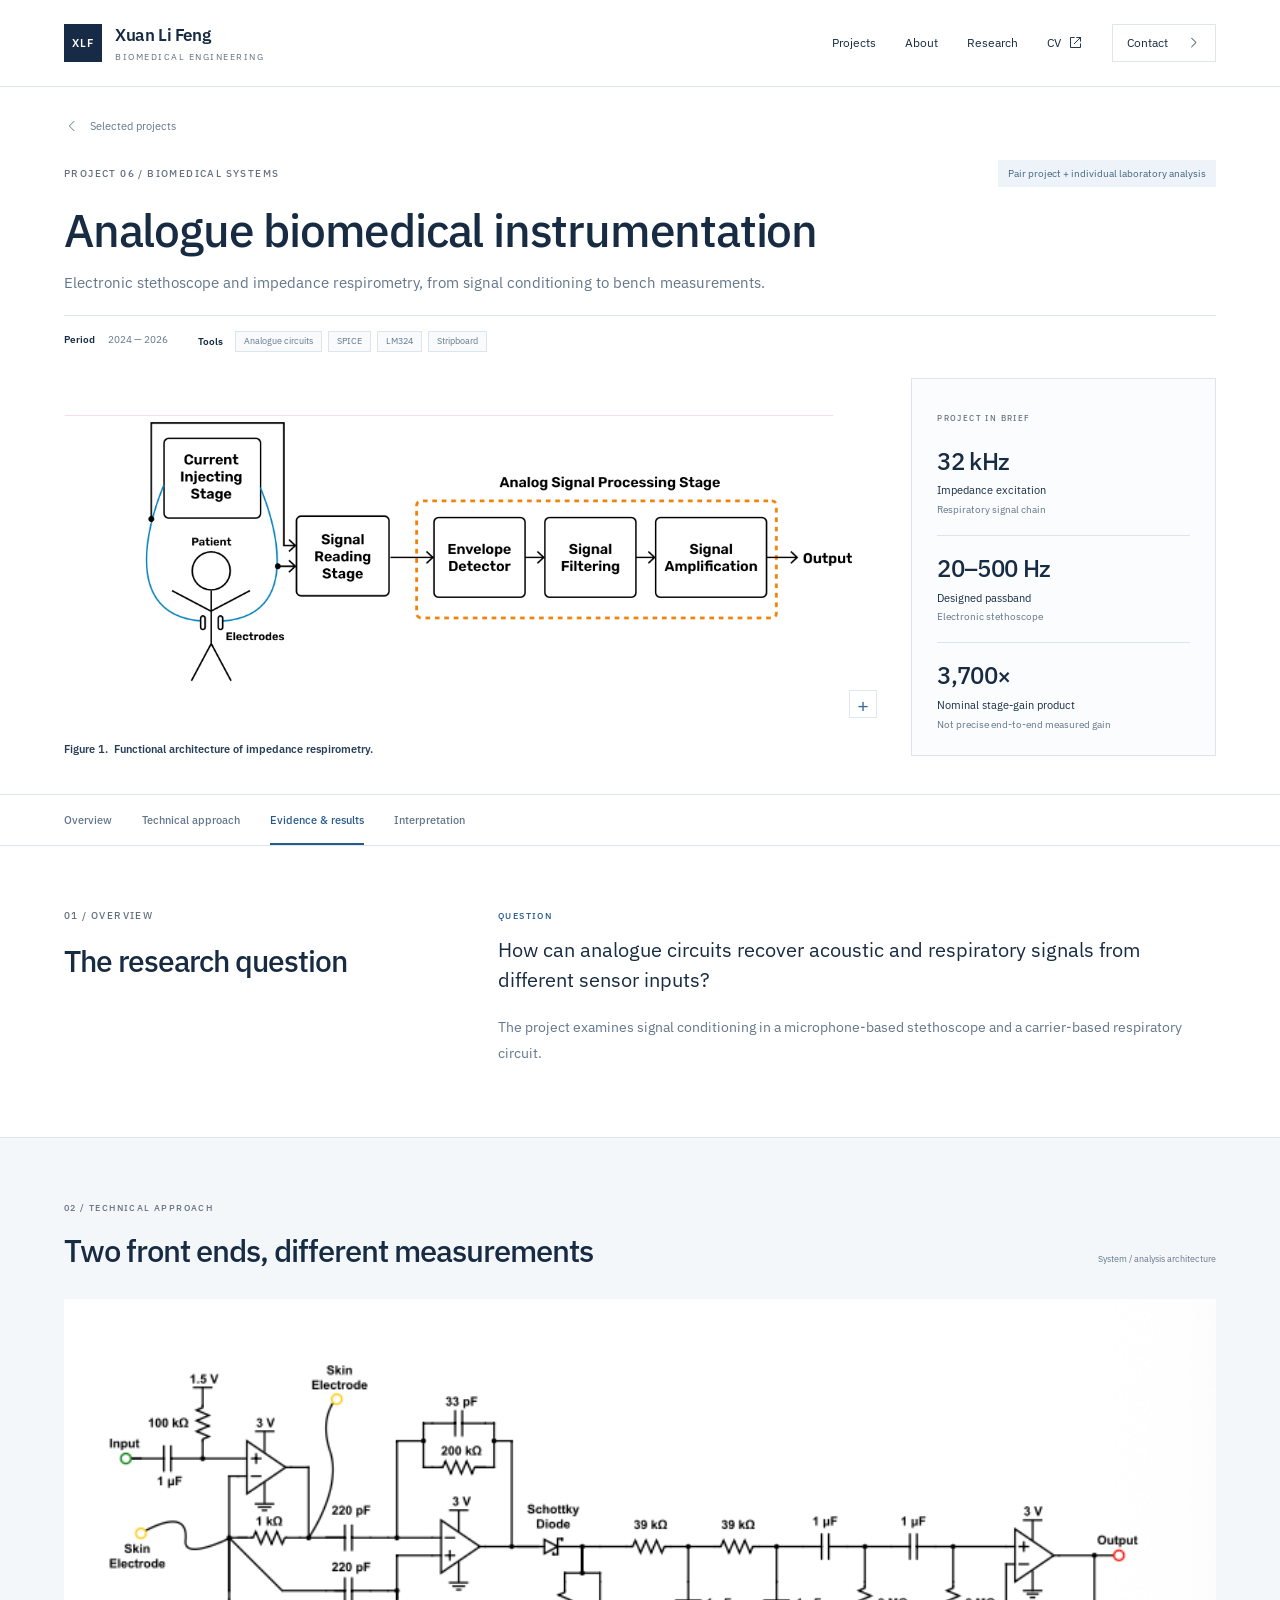
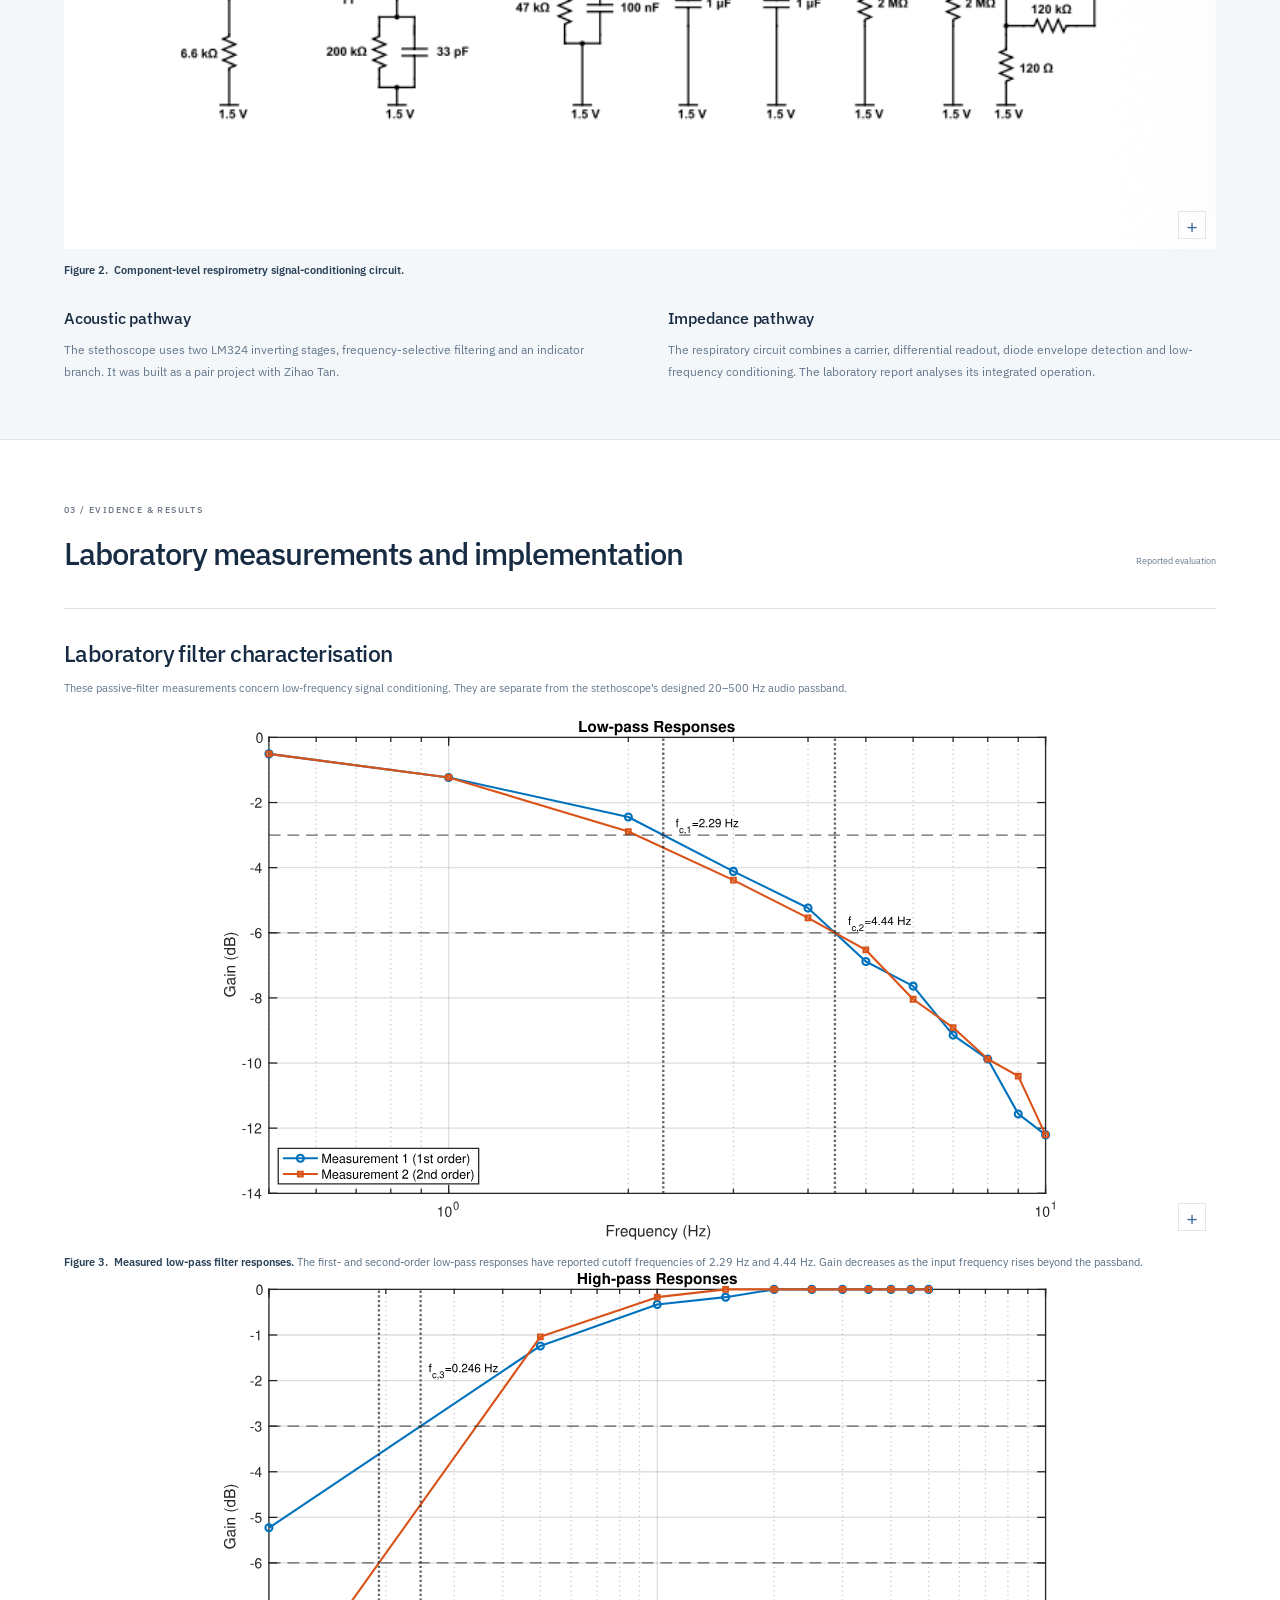
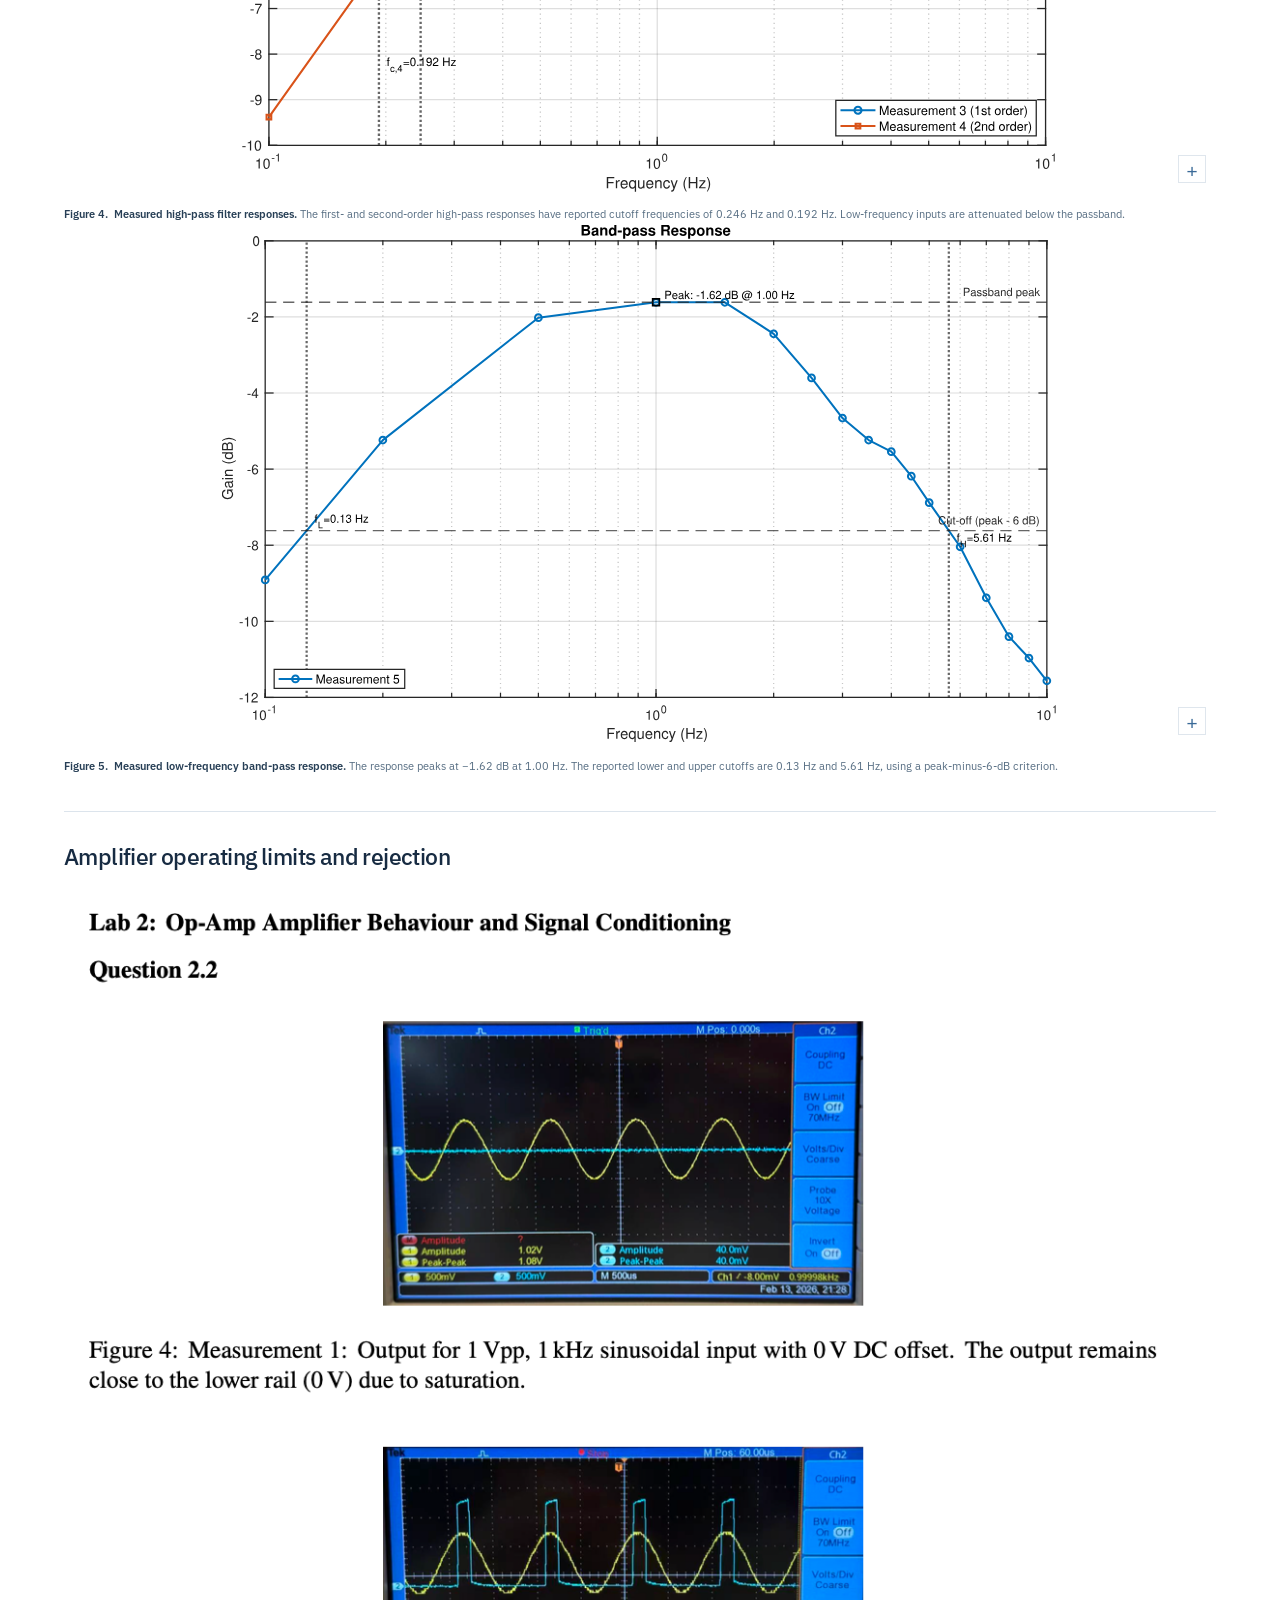
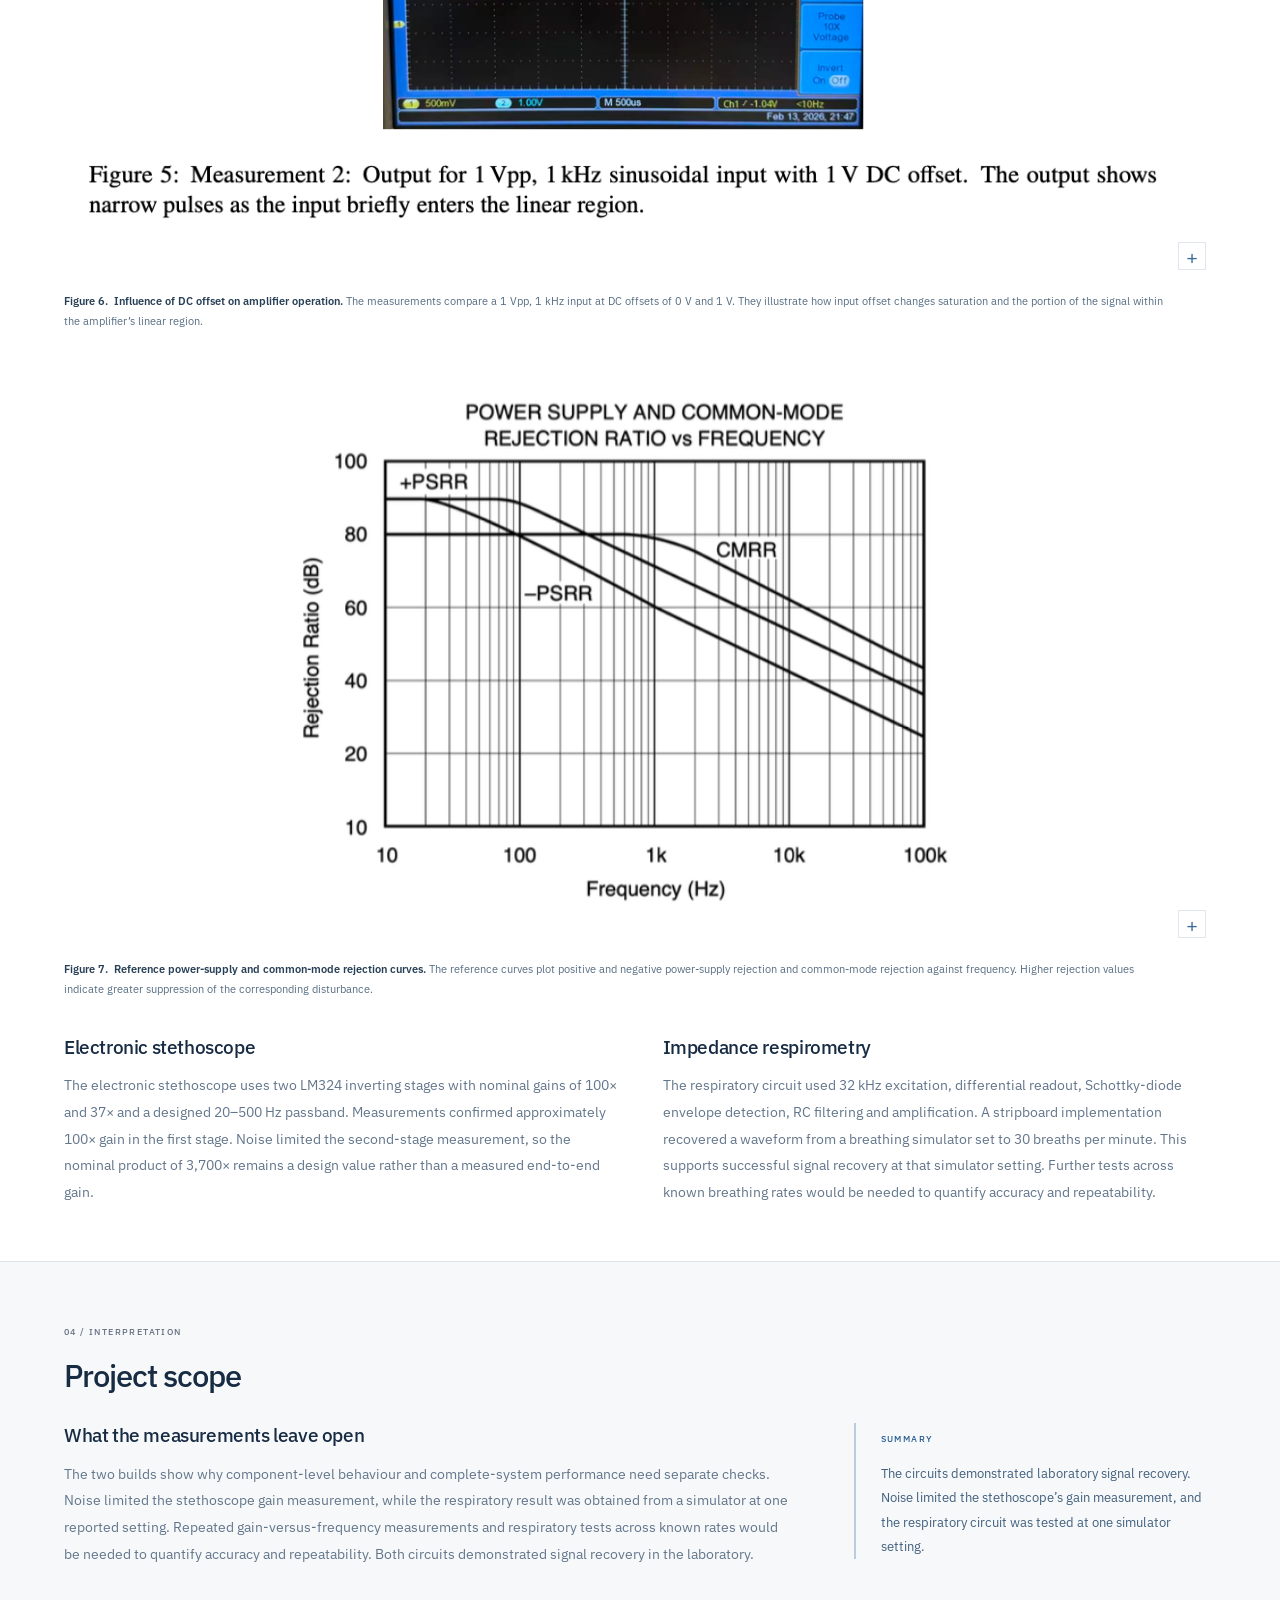
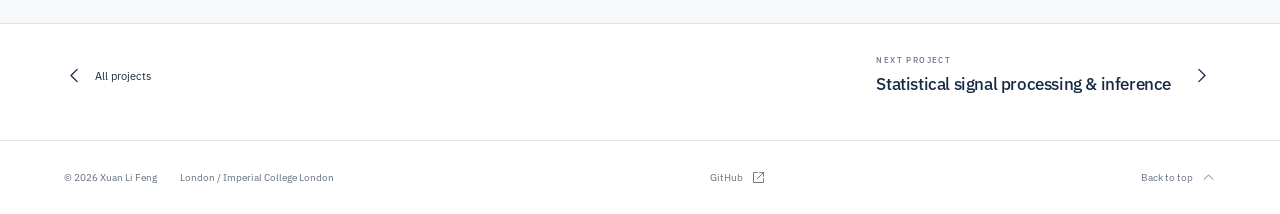
<file: instrumentation.html>
<!doctype html><html lang="en"><head><meta charset="utf-8"><meta name="viewport" content="width=device-width,initial-scale=1"><meta name="description" content="Xuan Li Feng — Biomedical engineering research in computational imaging, neural modelling and healthcare systems at Imperial College London."><meta name="theme-color" content="#17212e"><title>Analogue biomedical instrumentation | Xuan Li Feng</title><link rel="stylesheet" href="style.css"><script src="app.js" defer></script><link rel="stylesheet" href="inner.css"><link rel="stylesheet" href="figure-viewer.css?v=videos2"><script src="inner.js?v=zoom-20261102" defer></script></head><body id="top" class="project-study"><a class="skip" href="#main">Skip to content</a><header><a class="brand" href="index.html" aria-label="Xuan Li Feng home"><span class="monogram">XLF</span><span>Xuan Li Feng<small>Biomedical engineering</small></span></a><nav aria-label="Main navigation"><a href="index.html#work">Projects</a><a href="index.html#about">About</a><a href="index.html#research">Research</a><a class="nav-cv" href="assets/Xuan-Li-Feng-CV.pdf" target="_blank" rel="noopener">CV <svg class="icon" viewBox="0 0 24 24" fill="none" stroke="currentColor" stroke-width="1.6" stroke-linecap="round" stroke-linejoin="round" aria-hidden="true"><path d="M14 4h6v6M20 4 10 14M10 4H4v16h16v-6"/></svg></a><a class="contact-link" href="mailto:xl4723@ic.ac.uk">Contact <svg class="icon" viewBox="0 0 24 24" fill="none" stroke="currentColor" stroke-width="1.6" stroke-linecap="round" stroke-linejoin="round" aria-hidden="true"><path d="m9 5 7 7-7 7"/></svg></a></nav></header><main id="main"><div class="study-page"><section class="study-masthead wrap"><a class="study-back" href="index.html#work"><svg class="icon back-icon" viewBox="0 0 24 24" fill="none" stroke="currentColor" stroke-width="1.6" stroke-linecap="round" stroke-linejoin="round" aria-hidden="true"><path d="m9 5 7 7-7 7"/></svg> Selected projects</a><div class="study-topline"><span class="eyebrow">Project 06 / Biomedical systems</span><span class="study-state">Pair project + individual laboratory analysis</span></div><h1>Analogue biomedical instrumentation</h1><p class="study-subtitle">Electronic stethoscope and impedance respirometry, from signal conditioning to bench measurements.</p><div class="study-metadata"><span><strong>Period</strong>2024 — 2026</span><span class="metadata-tools"><strong>Tools</strong><ul><li>Analogue circuits</li><li>SPICE</li><li>LM324</li><li>Stripboard</li></ul></span></div></section><div class="wrap study-opening"><div><figure class="technical-figure hero-study-figure"><a href="assets/instrumentation-system-source.png" target="_blank" rel="noopener" aria-label="Open full figure: Functional signal chains for impedance respirometry and the electronic stethoscope."><img src="assets/instrumentation-system-source.png" alt="Functional signal chains for impedance respirometry and the electronic stethoscope." loading="eager"><span class="figure-zoom" aria-hidden="true"><svg width="16" height="16" viewBox="0 0 24 24" fill="none" stroke="currentColor" stroke-width="1.6"><path d="M14 4h6v6M20 4 10 14M10 4H4v16h16v-6"/></svg></span></a><figcaption><span class="caption-number">Figure 1.</span> <strong>Functional architecture of impedance respirometry.</strong></figcaption></figure></div><aside class="study-key-results"><span class="eyebrow">Project in brief</span><div class="study-metric"><strong>32 kHz</strong><span>Impedance excitation</span><small>Respiratory signal chain</small></div><div class="study-metric"><strong>20–500 Hz</strong><span>Designed passband</span><small>Electronic stethoscope</small></div><div class="study-metric"><strong>3,700×</strong><span>Nominal stage-gain product</span><small>Not precise end-to-end measured gain</small></div></aside></div><nav class="study-nav" aria-label="Project sections"><div class="wrap"><a class="current" href="#overview">Overview</a><a href="#system">Technical approach</a><a href="#evidence">Evidence & results</a><a href="#discussion">Interpretation</a></div></nav><section id="overview" class="wrap study-section study-overview"><div class="study-section-heading"><span class="eyebrow">01 / Overview</span><h2>The research question</h2></div><div class="study-overview-copy"><div class="study-question"><span class="eyebrow">Question</span><p>How can analogue circuits recover acoustic and respiratory signals from different sensor inputs?</p></div><p>The project examines signal conditioning in a microphone-based stethoscope and a carrier-based respiratory circuit.</p></div></section><section id="system" class="study-system"><div class="wrap study-section"><div class="study-section-header"><div><span class="eyebrow">02 / Technical approach</span><h2>Two front ends, different measurements</h2></div><span class="diagram-tag">System / analysis architecture</span></div><figure class="technical-figure architecture-figure"><a href="assets/instrumentation-respirometry-circuit.png" target="_blank" rel="noopener" aria-label="Open full figure: Two front ends, different measurements"><img src="assets/instrumentation-respirometry-circuit.png" alt="Two front ends, different measurements" loading="lazy"><span class="figure-zoom" aria-hidden="true"><svg width="16" height="16" viewBox="0 0 24 24" fill="none" stroke="currentColor" stroke-width="1.6"><path d="M14 4h6v6M20 4 10 14M10 4H4v16h16v-6"/></svg></span></a><figcaption><span class="caption-number">Figure 2.</span> <strong>Component-level respirometry signal-conditioning circuit.</strong></figcaption></figure><div class="method-notes"><div><h3>Acoustic pathway</h3><p>The stethoscope uses two LM324 inverting stages, frequency-selective filtering and an indicator branch. It was built as a pair project with Zihao Tan.</p></div><div><h3>Impedance pathway</h3><p>The respiratory circuit combines a carrier, differential readout, diode envelope detection and low-frequency conditioning. The laboratory report analyses its integrated operation.</p></div></div></div></section><section id="evidence" class="wrap study-section"><div class="study-section-header"><div><span class="eyebrow">03 / Evidence & results</span><h2>Laboratory measurements and implementation</h2></div><span class="diagram-tag">Reported evaluation</span></div><div class="media-heading"><h3>Laboratory filter characterisation</h3><p>These passive-filter measurements concern low-frequency signal conditioning. They are separate from the stethoscope’s designed 20–500 Hz audio passband.</p></div><figure class="technical-figure filter-characterisation"><a href="assets/instrumentation-lowpass.svg" target="_blank" rel="noopener" aria-label="Open full figure: First- and second-order low-pass frequency responses"><img src="assets/instrumentation-lowpass.svg" alt="First- and second-order low-pass frequency responses" loading="lazy"><span class="figure-zoom" aria-hidden="true"><svg width="16" height="16" viewBox="0 0 24 24" fill="none" stroke="currentColor" stroke-width="1.6"><path d="M14 4h6v6M20 4 10 14M10 4H4v16h16v-6"/></svg></span></a><figcaption><span class="caption-number">Figure 3.</span> <strong>Measured low-pass filter responses.</strong> <span class="figure-explanation">The first- and second-order low-pass responses have reported cutoff frequencies of 2.29 Hz and 4.44 Hz. Gain decreases as the input frequency rises beyond the passband.</span></figcaption></figure><figure class="technical-figure filter-characterisation"><a href="assets/instrumentation-highpass.svg" target="_blank" rel="noopener" aria-label="Open full figure: First- and second-order high-pass frequency responses"><img src="assets/instrumentation-highpass.svg" alt="First- and second-order high-pass frequency responses" loading="lazy"><span class="figure-zoom" aria-hidden="true"><svg width="16" height="16" viewBox="0 0 24 24" fill="none" stroke="currentColor" stroke-width="1.6"><path d="M14 4h6v6M20 4 10 14M10 4H4v16h16v-6"/></svg></span></a><figcaption><span class="caption-number">Figure 4.</span> <strong>Measured high-pass filter responses.</strong> <span class="figure-explanation">The first- and second-order high-pass responses have reported cutoff frequencies of 0.246 Hz and 0.192 Hz. Low-frequency inputs are attenuated below the passband.</span></figcaption></figure><figure class="technical-figure filter-characterisation"><a href="assets/instrumentation-bandpass.svg" target="_blank" rel="noopener" aria-label="Open full figure: Measured band-pass frequency response"><img src="assets/instrumentation-bandpass.svg" alt="Measured band-pass frequency response" loading="lazy"><span class="figure-zoom" aria-hidden="true"><svg width="16" height="16" viewBox="0 0 24 24" fill="none" stroke="currentColor" stroke-width="1.6"><path d="M14 4h6v6M20 4 10 14M10 4H4v16h16v-6"/></svg></span></a><figcaption><span class="caption-number">Figure 5.</span> <strong>Measured low-frequency band-pass response.</strong> <span class="figure-explanation">The response peaks at −1.62 dB at 1.00 Hz. The reported lower and upper cutoffs are 0.13 Hz and 5.61 Hz, using a peak-minus-6-dB criterion.</span></figcaption></figure><div class="media-heading"><h3>Amplifier operating limits and rejection</h3></div><figure class="technical-figure "><a href="assets/instrumentation-opamp-offset.png" target="_blank" rel="noopener" aria-label="Open full figure: Original laboratory page showing op-amp output at two DC offsets."><img src="assets/instrumentation-opamp-offset.png" alt="Original laboratory page showing op-amp output at two DC offsets." loading="lazy"><span class="figure-zoom" aria-hidden="true"><svg width="16" height="16" viewBox="0 0 24 24" fill="none" stroke="currentColor" stroke-width="1.6"><path d="M14 4h6v6M20 4 10 14M10 4H4v16h16v-6"/></svg></span></a><figcaption><span class="caption-number">Figure 6.</span> <strong>Influence of DC offset on amplifier operation.</strong> <span class="figure-explanation">The measurements compare a 1 Vpp, 1 kHz input at DC offsets of 0 V and 1 V. They illustrate how input offset changes saturation and the portion of the signal within the amplifier’s linear region.</span></figcaption></figure><figure class="technical-figure "><a href="assets/instrumentation-rejection-reference.png" target="_blank" rel="noopener" aria-label="Open full figure: Reference PSRR and CMRR curves versus frequency."><img src="assets/instrumentation-rejection-reference.png" alt="Reference PSRR and CMRR curves versus frequency." loading="lazy"><span class="figure-zoom" aria-hidden="true"><svg width="16" height="16" viewBox="0 0 24 24" fill="none" stroke="currentColor" stroke-width="1.6"><path d="M14 4h6v6M20 4 10 14M10 4H4v16h16v-6"/></svg></span></a><figcaption><span class="caption-number">Figure 7.</span> <strong>Reference power-supply and common-mode rejection curves.</strong> <span class="figure-explanation">The reference curves plot positive and negative power-supply rejection and common-mode rejection against frequency. Higher rejection values indicate greater suppression of the corresponding disturbance.</span></figcaption></figure><div class="findings-copy"><div class="study-prose"><h3>Electronic stethoscope</h3><p>The electronic stethoscope uses two LM324 inverting stages with nominal gains of 100× and 37× and a designed 20–500 Hz passband. Measurements confirmed approximately 100× gain in the first stage. Noise limited the second-stage measurement, so the nominal product of 3,700× remains a design value rather than a measured end-to-end gain.</p></div><div class="study-prose"><h3>Impedance respirometry</h3><p>The respiratory circuit used 32 kHz excitation, differential readout, Schottky-diode envelope detection, RC filtering and amplification. A stripboard implementation recovered a waveform from a breathing simulator set to 30 breaths per minute. This supports successful signal recovery at that simulator setting. Further tests across known breathing rates would be needed to quantify accuracy and repeatability.</p></div></div></section><section id="discussion" class="study-discussion"><div class="wrap study-section"><div class="study-section-header"><div><span class="eyebrow">04 / Interpretation</span><h2>Project scope</h2></div></div><div class="discussion-grid"><div><div class="study-prose"><h3>What the measurements leave open</h3><p>The two builds show why component-level behaviour and complete-system performance need separate checks. Noise limited the stethoscope gain measurement, while the respiratory result was obtained from a simulator at one reported setting. Repeated gain-versus-frequency measurements and respiratory tests across known rates would be needed to quantify accuracy and repeatability. Both circuits demonstrated signal recovery in the laboratory.</p></div></div><aside><span class="eyebrow">Summary</span><p>The circuits demonstrated laboratory signal recovery. Noise limited the stethoscope’s gain measurement, and the respiratory circuit was tested at one simulator setting.</p></aside></div></div></section><div class="wrap study-next"><a href="index.html#work"><svg class="icon back-icon" viewBox="0 0 24 24" fill="none" stroke="currentColor" stroke-width="1.6" stroke-linecap="round" stroke-linejoin="round" aria-hidden="true"><path d="m9 5 7 7-7 7"/></svg> All projects</a><a href="sspi.html"><span class="eyebrow">Next project</span><strong>Statistical signal processing & inference</strong><svg class="icon" viewBox="0 0 24 24" fill="none" stroke="currentColor" stroke-width="1.6" stroke-linecap="round" stroke-linejoin="round" aria-hidden="true"><path d="m9 5 7 7-7 7"/></svg></a></div></div></main><footer><span>© 2026 Xuan Li Feng<span class="footer-sub">London / Imperial College London</span></span><a href="https://github.com/xuan-lifeng" target="_blank" rel="noopener">GitHub <svg class="icon" viewBox="0 0 24 24" fill="none" stroke="currentColor" stroke-width="1.6" stroke-linecap="round" stroke-linejoin="round" aria-hidden="true"><path d="M14 4h6v6M20 4 10 14M10 4H4v16h16v-6"/></svg></a><a href="#top">Back to top <svg class="icon up-icon" viewBox="0 0 24 24" fill="none" stroke="currentColor" stroke-width="1.6" stroke-linecap="round" stroke-linejoin="round" aria-hidden="true"><path d="m9 5 7 7-7 7"/></svg></a></footer></body></html>
</file>
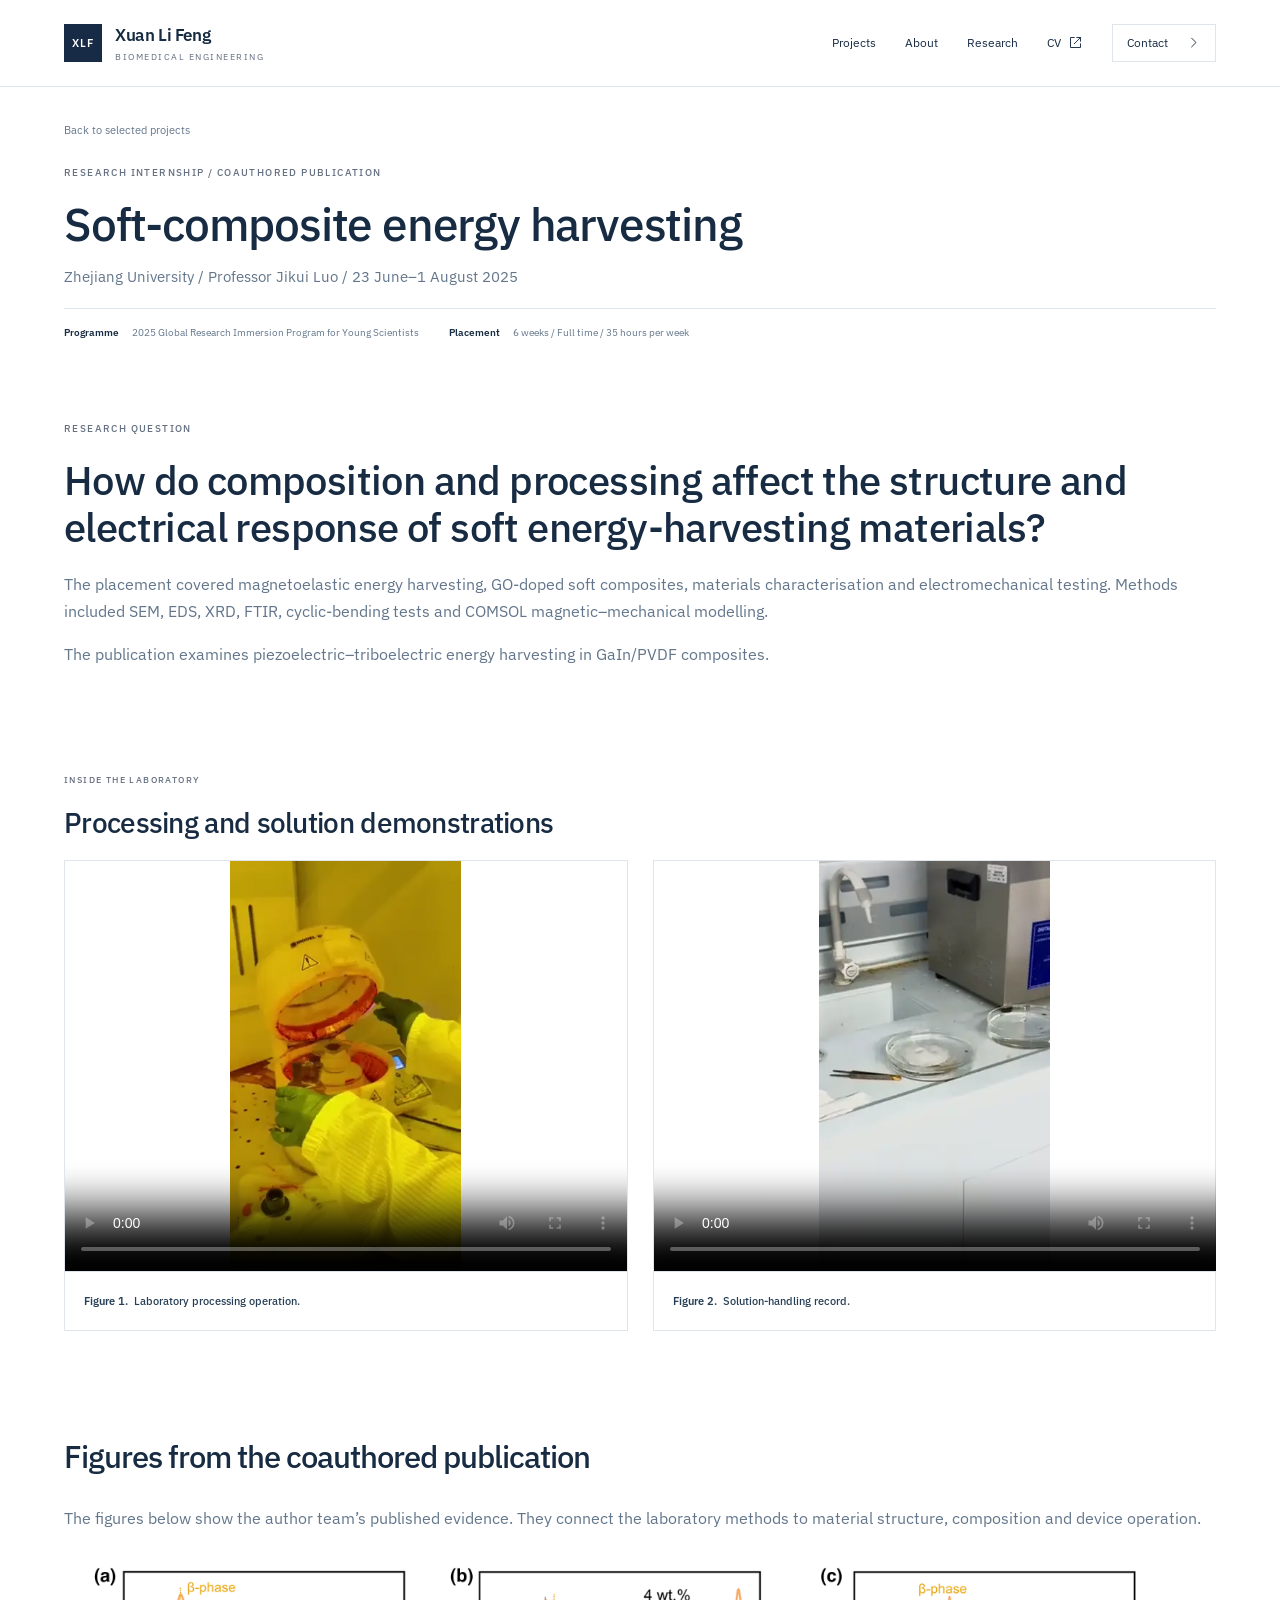
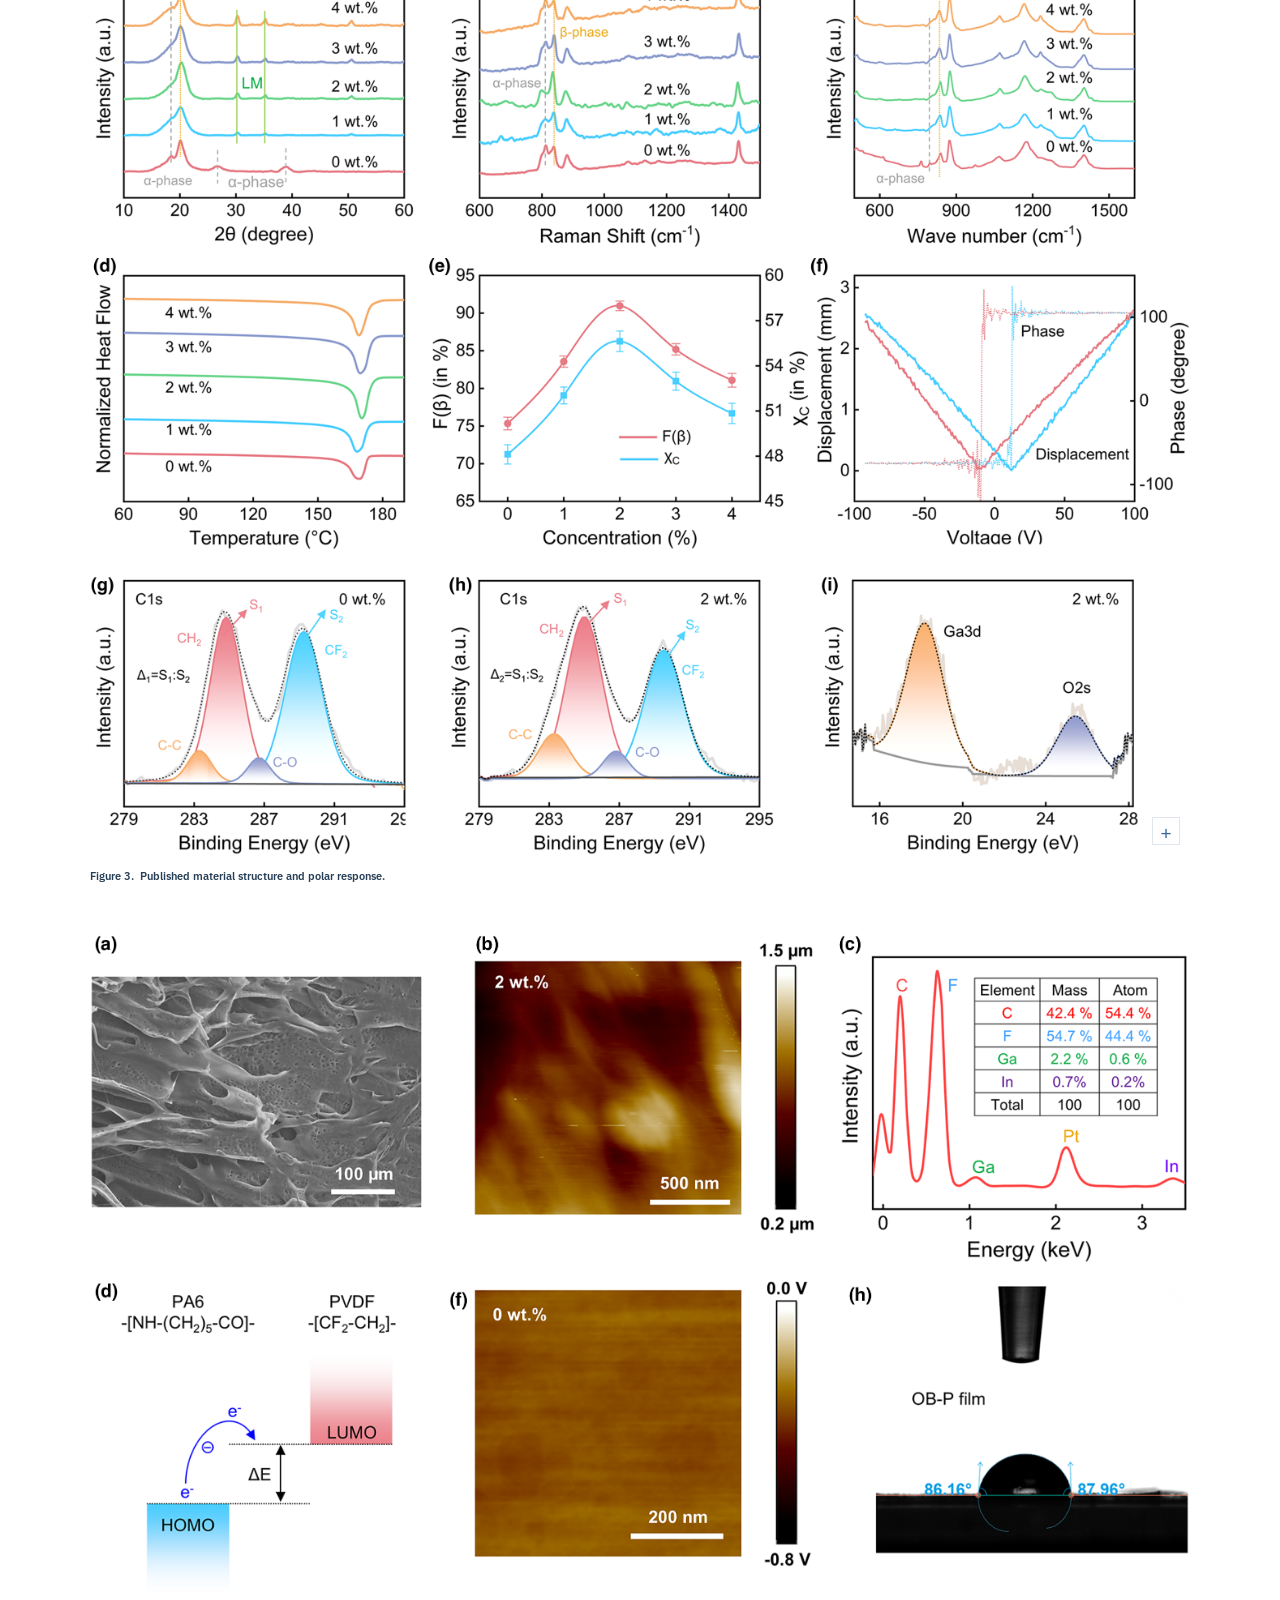
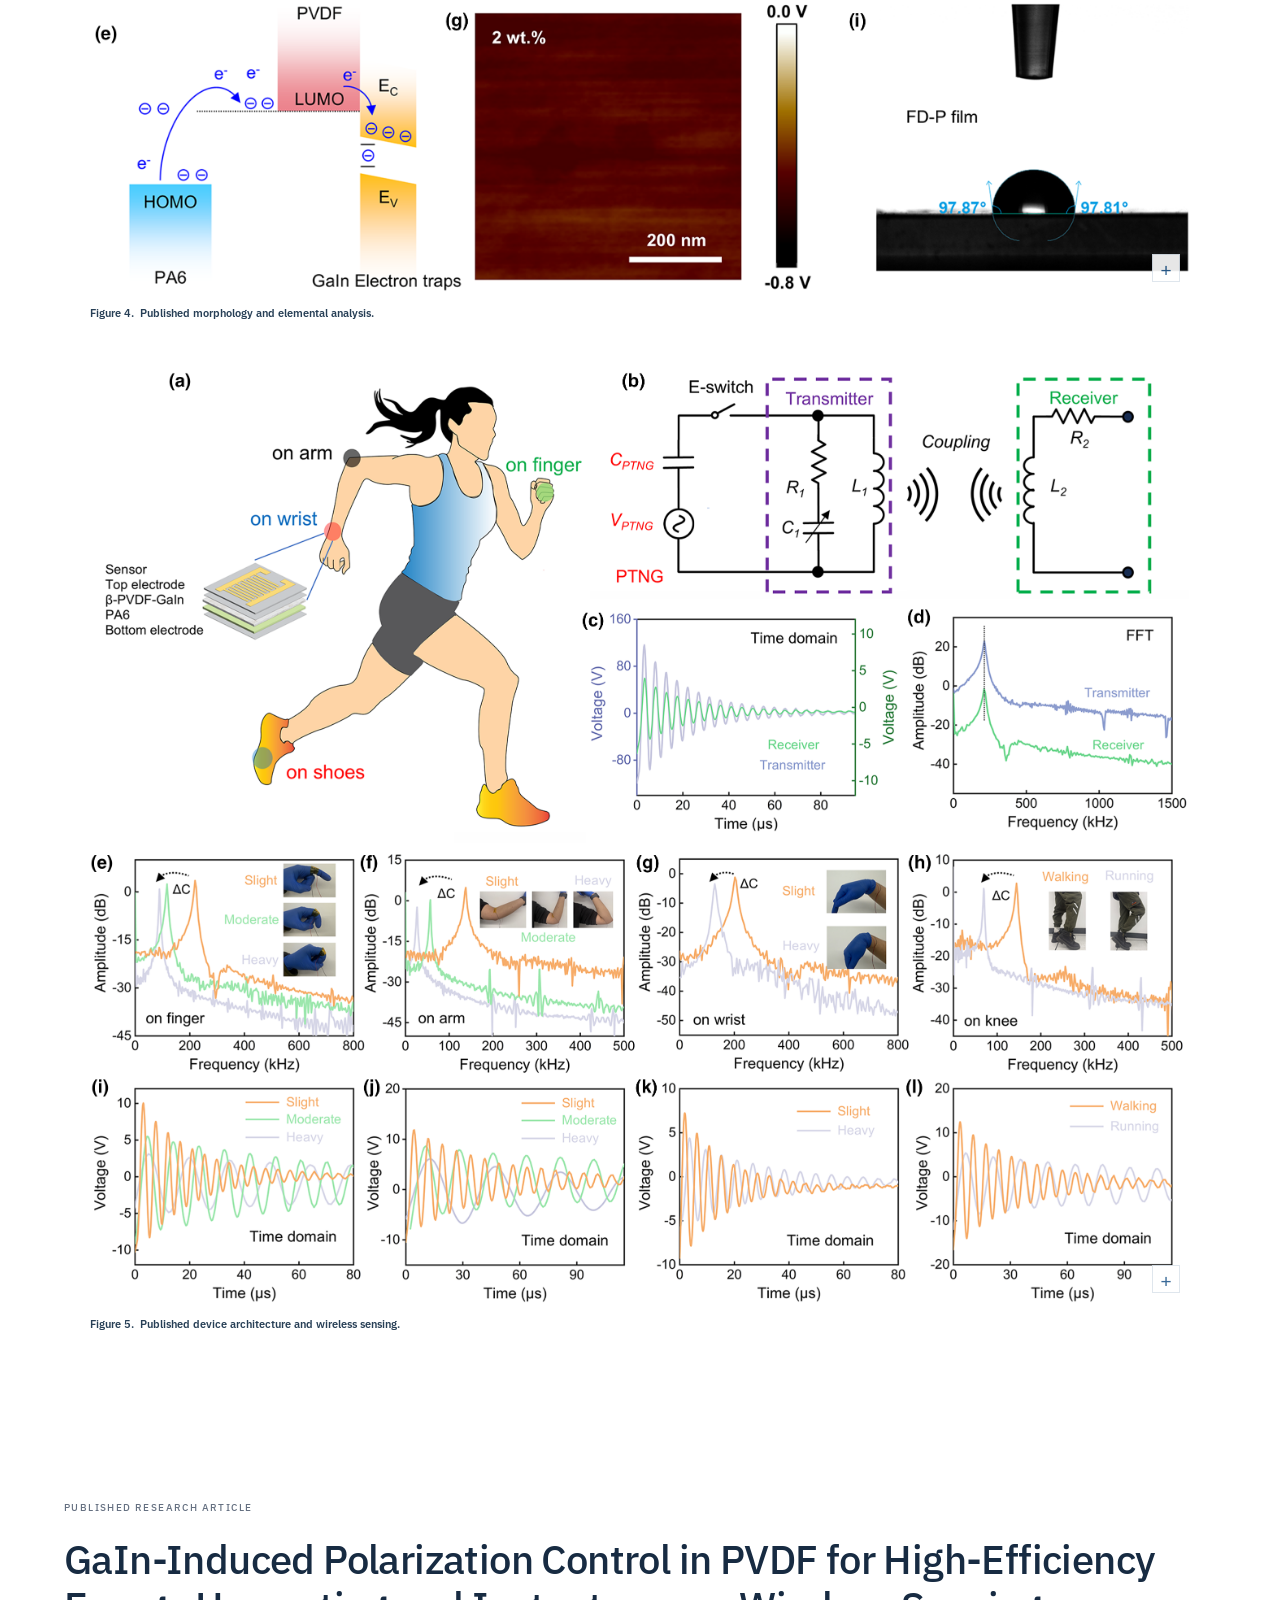
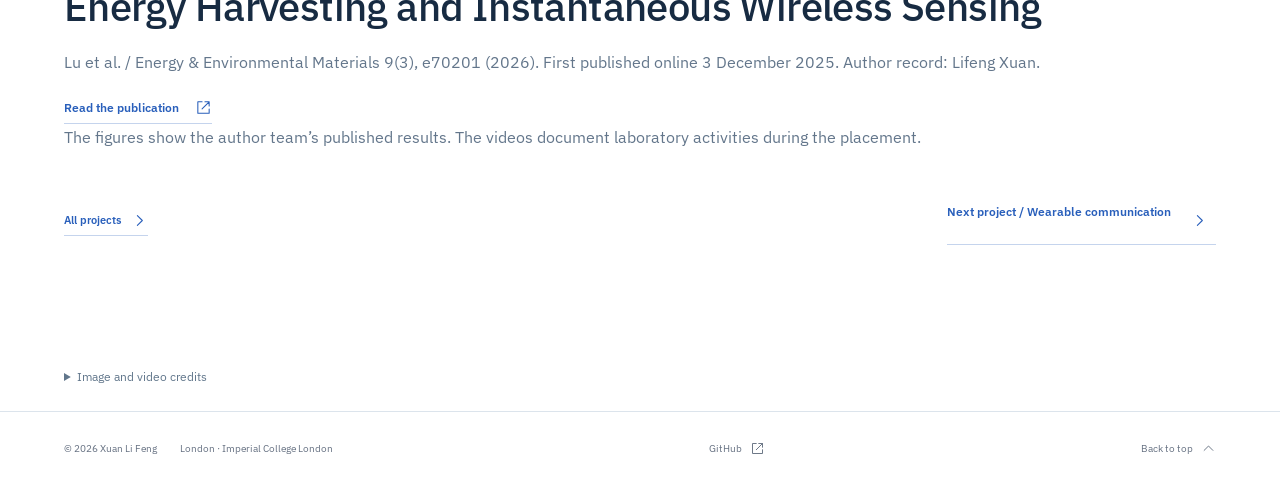
<file: internship.html>
<!doctype html><html lang="en"><head><meta charset="utf-8"><meta name="viewport" content="width=device-width,initial-scale=1"><meta name="description" content="Xuan Li Feng — Biomedical engineering research in computational imaging, neural modelling and healthcare systems at Imperial College London."><meta name="theme-color" content="#17212e"><title>Soft-composite energy harvesting | Xuan Li Feng</title><link rel="stylesheet" href="style.css"><script src="app.js" defer></script><link rel="stylesheet" href="inner.css"><link rel="stylesheet" href="figure-viewer.css?v=videos2"><script src="inner.js?v=zoom-20261102" defer></script></head><body id="top" class="project-study"><a class="skip" href="#main">Skip to content</a><header><a class="brand" href="index.html" aria-label="Xuan Li Feng home"><span class="monogram">XLF</span><span>Xuan Li Feng<small>Biomedical engineering</small></span></a><nav aria-label="Main navigation"><a href="index.html#work">Projects</a><a href="index.html#about">About</a><a href="index.html#research">Research</a><a class="nav-cv" href="assets/Xuan-Li-Feng-CV.pdf" target="_blank" rel="noopener">CV <svg class="icon" viewBox="0 0 24 24" fill="none" stroke="currentColor" stroke-width="1.6" stroke-linecap="round" stroke-linejoin="round" aria-hidden="true"><path d="M14 4h6v6M20 4 10 14M10 4H4v16h16v-6"/></svg></a><a class="contact-link" href="mailto:xl4723@ic.ac.uk">Contact <svg class="icon" viewBox="0 0 24 24" fill="none" stroke="currentColor" stroke-width="1.6" stroke-linecap="round" stroke-linejoin="round" aria-hidden="true"><path d="m9 5 7 7-7 7"/></svg></a></nav></header><main id="main"><article class="study-page"><section class="wrap study-masthead"><a class="study-back" href="index.html#work">Back to selected projects</a><div class="eyebrow">Research internship / Coauthored publication</div><h1>Soft-composite energy harvesting</h1><p class="study-subtitle">Zhejiang University / Professor Jikui Luo / 23 June–1 August 2025</p><div class="study-metadata"><span><strong>Programme</strong>2025 Global Research Immersion Program for Young Scientists</span><span><strong>Placement</strong>6 weeks / Full time / 35 hours per week</span></div></section><section class="wrap study-section"><div class="eyebrow">Research question</div><h2>How do composition and processing affect the structure and electrical response of soft energy-harvesting materials?</h2><p>The placement covered magnetoelastic energy harvesting, GO-doped soft composites, materials characterisation and electromechanical testing. Methods included SEM, EDS, XRD, FTIR, cyclic-bending tests and COMSOL magnetic–mechanical modelling.</p><p>The publication examines piezoelectric–triboelectric energy harvesting in GaIn/PVDF composites.</p></section><section class="wrap early-project-videos"><div class="study-section-header"><div><span class="eyebrow">Inside the laboratory</span><h2>Processing and solution demonstrations</h2></div></div><div class="video-grid internship-videos"><figure class="framework-video"><div class="video-stage"><video controls playsinline preload="metadata" poster="assets/internship-lab-video1-poster.webp"><source src="assets/internship-lab-video1.mp4" type="video/mp4"></video></div><figcaption><span class="caption-number">Figure 1.</span> <strong>Laboratory processing operation.</strong></figcaption></figure><figure class="framework-video"><div class="video-stage"><video controls playsinline preload="metadata" poster="assets/internship-lab-video2-poster.webp"><source src="assets/internship-lab-video2.mp4" type="video/mp4"></video></div><figcaption><span class="caption-number">Figure 2.</span> <strong>Solution-handling record.</strong></figcaption></figure></div></section><section class="wrap study-section"><div class="study-section-header"><h2>Figures from the coauthored publication</h2></div><p>The figures below show the author team’s published evidence. They connect the laboratory methods to material structure, composition and device operation.</p><div class="publication-evidence-gallery"><figure class="technical-figure publication-evidence-figure"><a href="assets/publication-figure-2.png" target="_blank" rel="noopener" aria-label="Open full figure: Published material-characterisation figure with XRD, Raman, FTIR and complementary measurements"><img src="assets/publication-figure-2.png" alt="Published material-characterisation figure with XRD, Raman, FTIR and complementary measurements" loading="lazy"><span class="figure-zoom" aria-hidden="true"><svg width="16" height="16" viewBox="0 0 24 24" fill="none" stroke="currentColor" stroke-width="1.6"><path d="M14 4h6v6M20 4 10 14M10 4H4v16h16v-6"/></svg></span></a><figcaption><span class="caption-number">Figure 3.</span> <strong>Published material structure and polar response.</strong></figcaption></figure><figure class="technical-figure publication-evidence-figure"><a href="assets/publication-figure-3.png" target="_blank" rel="noopener" aria-label="Open full figure: Published SEM, AFM, EDS and surface-electronic characterisation figure"><img src="assets/publication-figure-3.png" alt="Published SEM, AFM, EDS and surface-electronic characterisation figure" loading="lazy"><span class="figure-zoom" aria-hidden="true"><svg width="16" height="16" viewBox="0 0 24 24" fill="none" stroke="currentColor" stroke-width="1.6"><path d="M14 4h6v6M20 4 10 14M10 4H4v16h16v-6"/></svg></span></a><figcaption><span class="caption-number">Figure 4.</span> <strong>Published morphology and elemental analysis.</strong></figcaption></figure><figure class="technical-figure publication-evidence-figure"><a href="assets/publication-figure-6.png" target="_blank" rel="noopener" aria-label="Open full figure: Published body-mounted sensor schematic, inductive circuit and recorded wireless responses"><img src="assets/publication-figure-6.png" alt="Published body-mounted sensor schematic, inductive circuit and recorded wireless responses" loading="lazy"><span class="figure-zoom" aria-hidden="true"><svg width="16" height="16" viewBox="0 0 24 24" fill="none" stroke="currentColor" stroke-width="1.6"><path d="M14 4h6v6M20 4 10 14M10 4H4v16h16v-6"/></svg></span></a><figcaption><span class="caption-number">Figure 5.</span> <strong>Published device architecture and wireless sensing.</strong></figcaption></figure></div></section><section id="publication" class="wrap study-section"><div class="eyebrow">Published research article</div><h2>GaIn-Induced Polarization Control in PVDF for High-Efficiency Energy Harvesting and Instantaneous Wireless Sensing</h2><p>Lu et al. / Energy &amp; Environmental Materials 9(3), e70201 (2026). First published online 3 December 2025. Author record: Lifeng Xuan.</p><a class="text-link" href="https://doi.org/10.1002/eem2.70201" target="_blank" rel="noopener">Read the publication <svg class="icon" viewBox="0 0 24 24" fill="none" stroke="currentColor" stroke-width="1.6" stroke-linecap="round" stroke-linejoin="round" aria-hidden="true"><path d="M14 4h6v6M20 4 10 14M10 4H4v16h16v-6"/></svg></a><p>The figures show the author team’s published results. The videos document laboratory activities during the placement.</p><div class="study-next"><a class="text-link" href="index.html#work">All projects <svg class="icon" viewBox="0 0 24 24" fill="none" stroke="currentColor" stroke-width="1.6" stroke-linecap="round" stroke-linejoin="round" aria-hidden="true"><path d="m9 5 7 7-7 7"/></svg></a><a class="text-link" href="wearable.html">Next project / Wearable communication <svg class="icon" viewBox="0 0 24 24" fill="none" stroke="currentColor" stroke-width="1.6" stroke-linecap="round" stroke-linejoin="round" aria-hidden="true"><path d="m9 5 7 7-7 7"/></svg></a></div></section></article><details class="figure-credits wrap"><summary>Image and video credits</summary><p>Reproduced from <a href="https://doi.org/10.1002/eem2.70201" target="_blank" rel="noopener">Lu et al., Energy &amp; Environmental Materials 9, e70201 (2026)</a>. © 2025 The Authors. <a href="https://creativecommons.org/licenses/by/4.0/" target="_blank" rel="noopener">CC BY 4.0</a>.</p></details></main><footer><span>© 2026 Xuan Li Feng<span class="footer-sub">London · Imperial College London</span></span><a href="https://github.com/xuan-lifeng" target="_blank" rel="noopener">GitHub <svg class="icon" viewBox="0 0 24 24" fill="none" stroke="currentColor" stroke-width="1.6" stroke-linecap="round" stroke-linejoin="round" aria-hidden="true"><path d="M14 4h6v6M20 4 10 14M10 4H4v16h16v-6"/></svg></a><a href="#top">Back to top <svg class="icon up-icon" viewBox="0 0 24 24" fill="none" stroke="currentColor" stroke-width="1.6" stroke-linecap="round" stroke-linejoin="round" aria-hidden="true"><path d="m9 5 7 7-7 7"/></svg></a></footer></body></html>
</file>
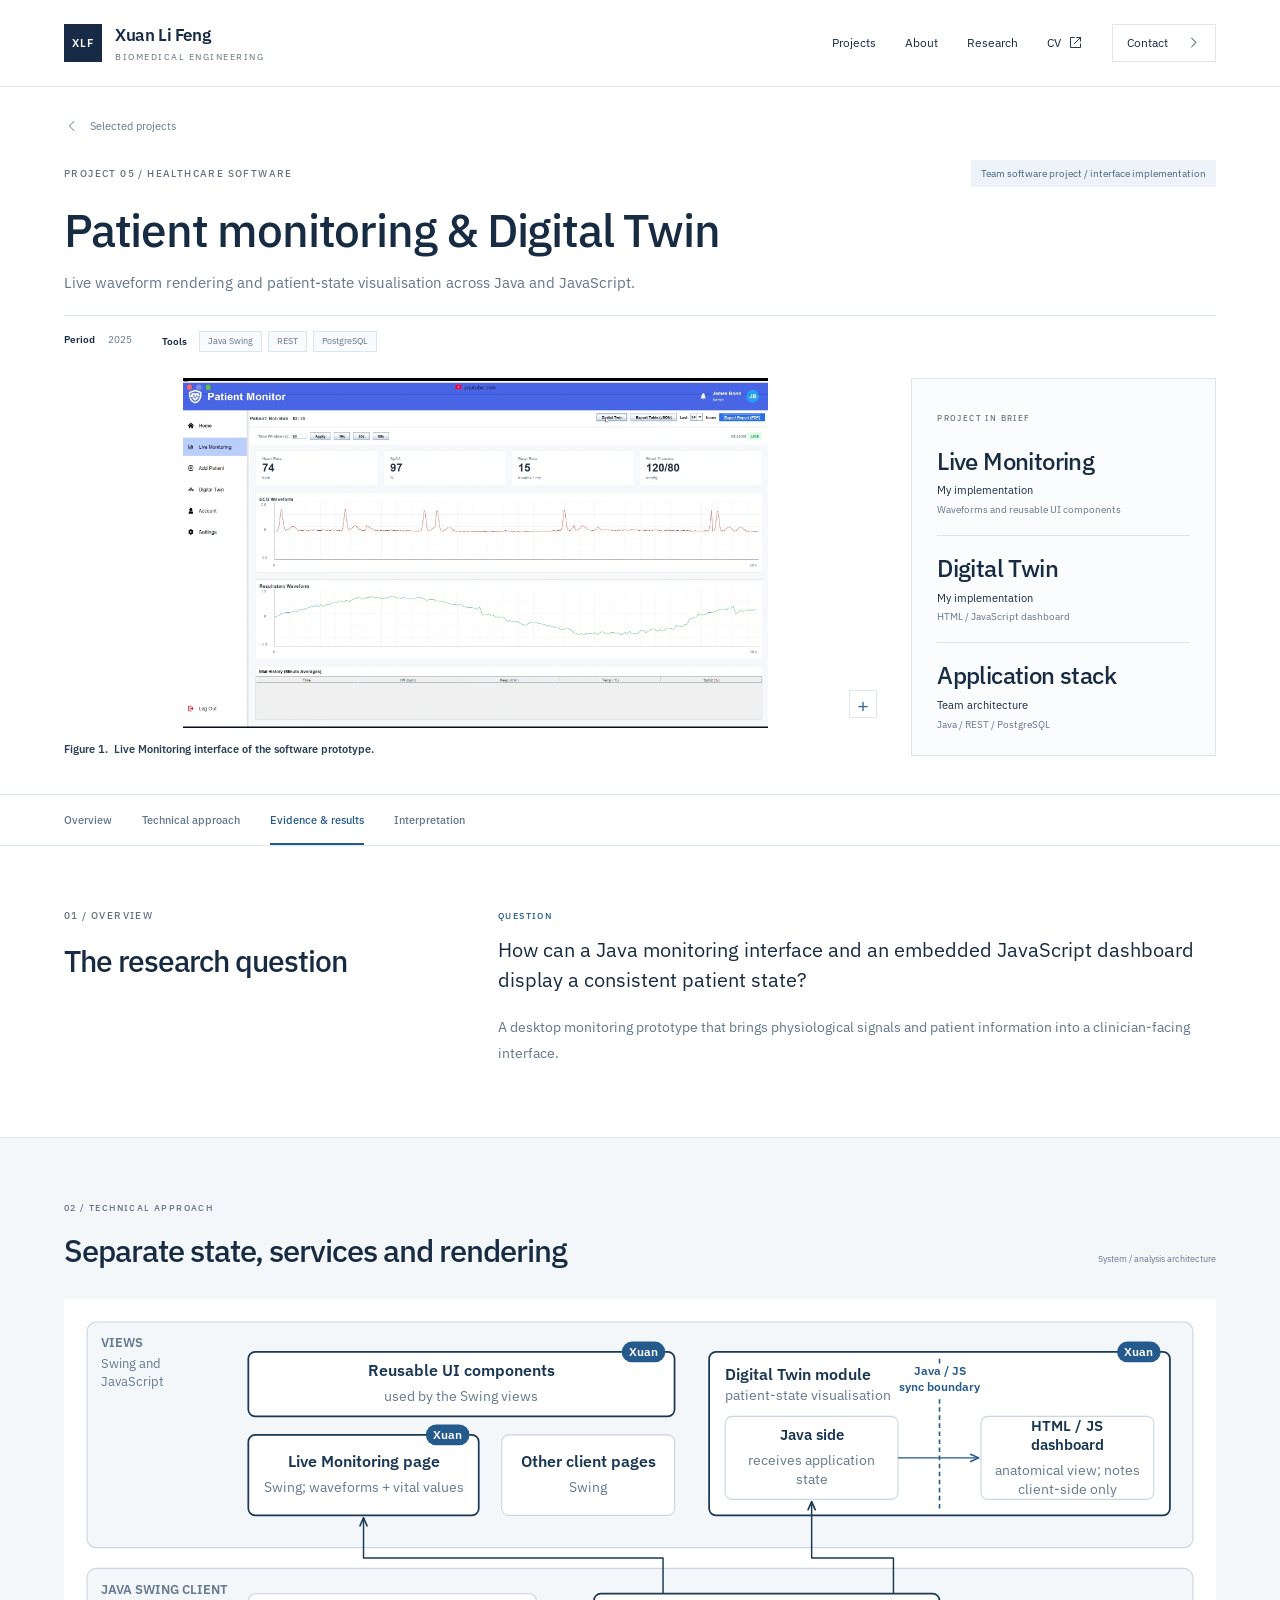
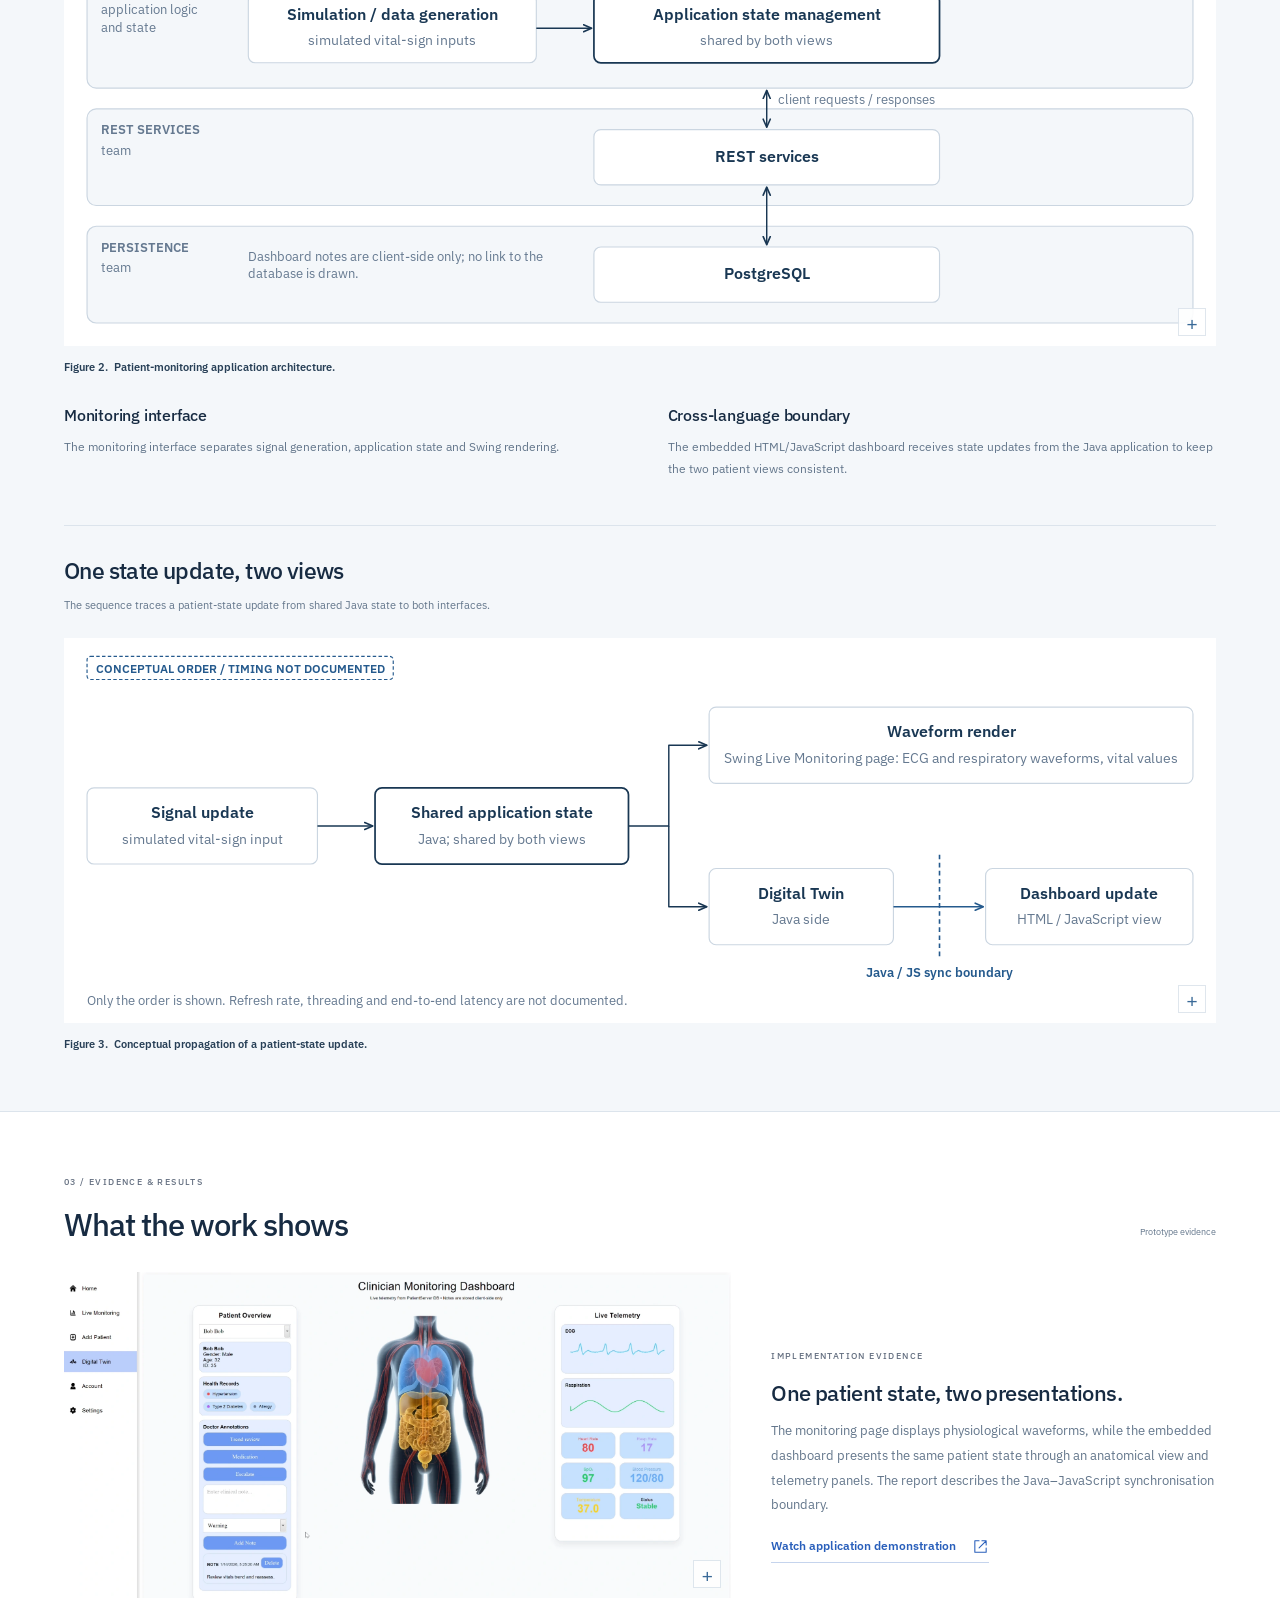
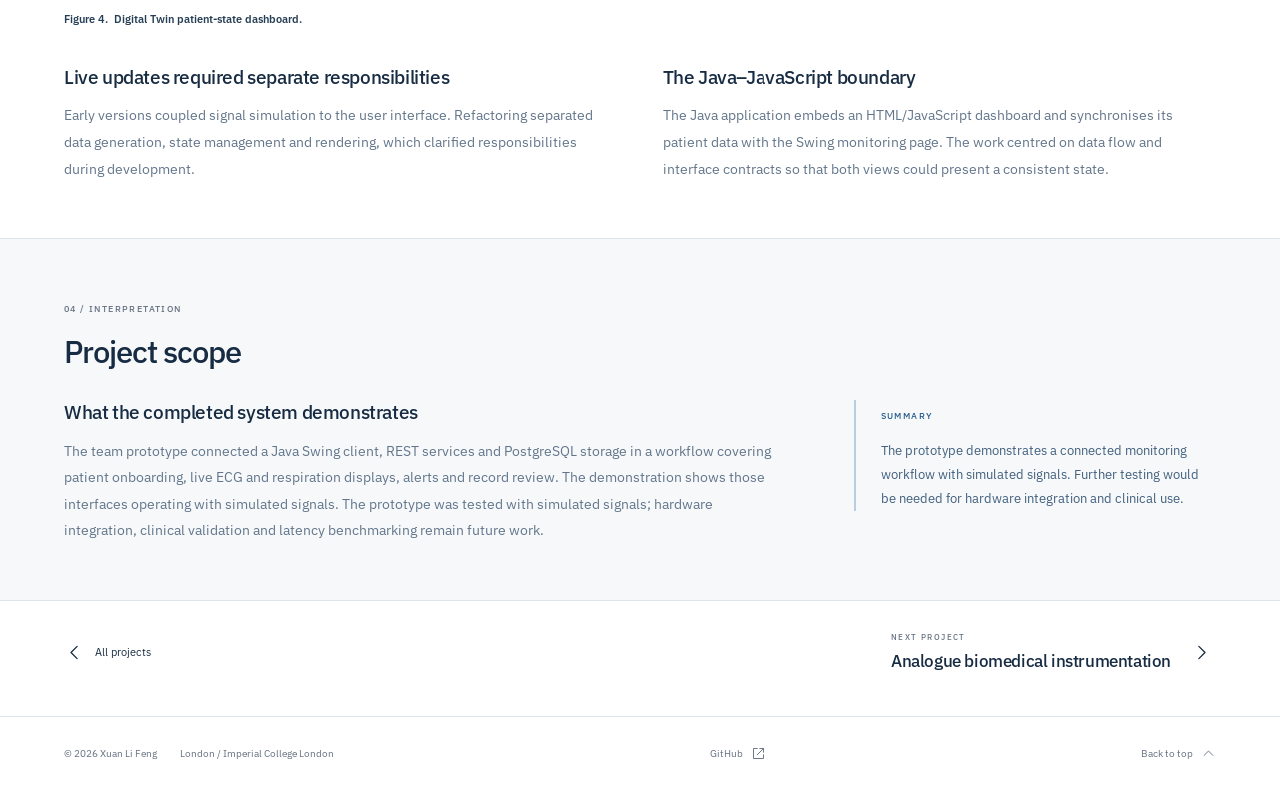
<file: monitoring.html>
<!doctype html><html lang="en"><head><meta charset="utf-8"><meta name="viewport" content="width=device-width,initial-scale=1"><meta name="description" content="Xuan Li Feng — Biomedical engineering research in computational imaging, neural modelling and healthcare systems at Imperial College London."><meta name="theme-color" content="#17212e"><title>Patient monitoring & Digital Twin | Xuan Li Feng</title><link rel="stylesheet" href="style.css"><script src="app.js" defer></script><link rel="stylesheet" href="inner.css"><link rel="stylesheet" href="figure-viewer.css?v=videos2"><script src="inner.js?v=zoom-20261102" defer></script></head><body id="top" class="project-study"><a class="skip" href="#main">Skip to content</a><header><a class="brand" href="index.html" aria-label="Xuan Li Feng home"><span class="monogram">XLF</span><span>Xuan Li Feng<small>Biomedical engineering</small></span></a><nav aria-label="Main navigation"><a href="index.html#work">Projects</a><a href="index.html#about">About</a><a href="index.html#research">Research</a><a class="nav-cv" href="assets/Xuan-Li-Feng-CV.pdf" target="_blank" rel="noopener">CV <svg class="icon" viewBox="0 0 24 24" fill="none" stroke="currentColor" stroke-width="1.6" stroke-linecap="round" stroke-linejoin="round" aria-hidden="true"><path d="M14 4h6v6M20 4 10 14M10 4H4v16h16v-6"/></svg></a><a class="contact-link" href="mailto:xl4723@ic.ac.uk">Contact <svg class="icon" viewBox="0 0 24 24" fill="none" stroke="currentColor" stroke-width="1.6" stroke-linecap="round" stroke-linejoin="round" aria-hidden="true"><path d="m9 5 7 7-7 7"/></svg></a></nav></header><main id="main"><div class="study-page"><section class="study-masthead wrap"><a class="study-back" href="index.html#work"><svg class="icon back-icon" viewBox="0 0 24 24" fill="none" stroke="currentColor" stroke-width="1.6" stroke-linecap="round" stroke-linejoin="round" aria-hidden="true"><path d="m9 5 7 7-7 7"/></svg> Selected projects</a><div class="study-topline"><span class="eyebrow">Project 05 / Healthcare software</span><span class="study-state">Team software project / interface implementation</span></div><h1>Patient monitoring & Digital Twin</h1><p class="study-subtitle">Live waveform rendering and patient-state visualisation across Java and JavaScript.</p><div class="study-metadata"><span><strong>Period</strong>2025</span><span class="metadata-tools"><strong>Tools</strong><ul><li>Java Swing</li><li>REST</li><li>PostgreSQL</li></ul></span></div></section><div class="wrap study-opening"><div><figure class="technical-figure hero-study-figure"><a href="assets/patient-live-monitoring.webp" target="_blank" rel="noopener" aria-label="Open full figure: Live Monitoring interface showing simulated vital signs and waveform displays"><img src="assets/patient-live-monitoring.webp" alt="Live Monitoring interface showing simulated vital signs and waveform displays" loading="eager"><span class="figure-zoom" aria-hidden="true"><svg width="16" height="16" viewBox="0 0 24 24" fill="none" stroke="currentColor" stroke-width="1.6"><path d="M14 4h6v6M20 4 10 14M10 4H4v16h16v-6"/></svg></span></a><figcaption><span class="caption-number">Figure 1.</span> <strong>Live Monitoring interface of the software prototype.</strong></figcaption></figure></div><aside class="study-key-results"><span class="eyebrow">Project in brief</span><div class="study-metric"><strong>Live Monitoring</strong><span>My implementation</span><small>Waveforms and reusable UI components</small></div><div class="study-metric"><strong>Digital Twin</strong><span>My implementation</span><small>HTML / JavaScript dashboard</small></div><div class="study-metric"><strong>Application stack</strong><span>Team architecture</span><small>Java / REST / PostgreSQL</small></div></aside></div><nav class="study-nav" aria-label="Project sections"><div class="wrap"><a class="current" href="#overview">Overview</a><a href="#system">Technical approach</a><a href="#evidence">Evidence & results</a><a href="#discussion">Interpretation</a></div></nav><section id="overview" class="wrap study-section study-overview"><div class="study-section-heading"><span class="eyebrow">01 / Overview</span><h2>The research question</h2></div><div class="study-overview-copy"><div class="study-question"><span class="eyebrow">Question</span><p>How can a Java monitoring interface and an embedded JavaScript dashboard display a consistent patient state?</p></div><p>A desktop monitoring prototype that brings physiological signals and patient information into a clinician-facing interface.</p></div></section><section id="system" class="study-system"><div class="wrap study-section"><div class="study-section-header"><div><span class="eyebrow">02 / Technical approach</span><h2>Separate state, services and rendering</h2></div><span class="diagram-tag">System / analysis architecture</span></div><figure class="technical-figure architecture-figure provided-diagram"><a href="assets/diagrams/monitoring-1-layered-architecture.svg" target="_blank" rel="noopener" aria-label="Open full figure: Separate state, services and rendering"><picture><source media="(max-width: 760px)" srcset="assets/diagrams/monitoring-1-layered-architecture-mobile.svg" type="image/svg+xml"><img src="assets/diagrams/monitoring-1-layered-architecture.svg" alt="Separate state, services and rendering" loading="lazy"></picture><span class="figure-zoom" aria-hidden="true"><svg width="16" height="16" viewBox="0 0 24 24" fill="none" stroke="currentColor" stroke-width="1.6"><path d="M14 4h6v6M20 4 10 14M10 4H4v16h16v-6"/></svg></span></a><figcaption><span class="caption-number">Figure 2.</span> <strong>Patient-monitoring application architecture.</strong></figcaption></figure><div class="method-notes"><div><h3>Monitoring interface</h3><p>The monitoring interface separates signal generation, application state and Swing rendering.</p></div><div><h3>Cross-language boundary</h3><p>The embedded HTML/JavaScript dashboard receives state updates from the Java application to keep the two patient views consistent.</p></div></div><div class="diagram-subsection"><div class="media-heading"><h3>One state update, two views</h3><p>The sequence traces a patient-state update from shared Java state to both interfaces.</p></div><figure class="technical-figure pack-update-figure provided-diagram"><a href="assets/diagrams/monitoring-2-state-update-sequence.svg" target="_blank" rel="noopener" aria-label="Open full figure: Conceptual sequence from a simulated signal update through shared Java state to Swing waveforms and a JavaScript dashboard."><picture><source media="(max-width: 760px)" srcset="assets/diagrams/monitoring-2-state-update-sequence-mobile.svg" type="image/svg+xml"><img src="assets/diagrams/monitoring-2-state-update-sequence.svg" alt="Conceptual sequence from a simulated signal update through shared Java state to Swing waveforms and a JavaScript dashboard." loading="lazy"></picture><span class="figure-zoom" aria-hidden="true"><svg width="16" height="16" viewBox="0 0 24 24" fill="none" stroke="currentColor" stroke-width="1.6"><path d="M14 4h6v6M20 4 10 14M10 4H4v16h16v-6"/></svg></span></a><figcaption><span class="caption-number">Figure 3.</span> <strong>Conceptual propagation of a patient-state update.</strong></figcaption></figure></div></div></section><section id="evidence" class="wrap study-section"><div class="study-section-header"><div><span class="eyebrow">03 / Evidence & results</span><h2>What the work shows</h2></div><span class="diagram-tag">Prototype evidence</span></div><div class="evidence-pair"><figure class="technical-figure "><a href="assets/monitoring-dashboard.webp" target="_blank" rel="noopener" aria-label="Open full figure: Digital Twin dashboard with anatomical patient-state view and telemetry panels."><img src="assets/monitoring-dashboard.webp" alt="Digital Twin dashboard with anatomical patient-state view and telemetry panels." loading="lazy"><span class="figure-zoom" aria-hidden="true"><svg width="16" height="16" viewBox="0 0 24 24" fill="none" stroke="currentColor" stroke-width="1.6"><path d="M14 4h6v6M20 4 10 14M10 4H4v16h16v-6"/></svg></span></a><figcaption><span class="caption-number">Figure 4.</span> <strong>Digital Twin patient-state dashboard.</strong></figcaption></figure><div class="interpretation-note"><span class="eyebrow">Implementation evidence</span><h3>One patient state, two presentations.</h3><p>The monitoring page displays physiological waveforms, while the embedded dashboard presents the same patient state through an anatomical view and telemetry panels. The report describes the Java–JavaScript synchronisation boundary.</p><a class="text-link" href="https://youtu.be/-NgMJSTAjjk" target="_blank" rel="noopener">Watch application demonstration <svg class="icon" viewBox="0 0 24 24" fill="none" stroke="currentColor" stroke-width="1.6" stroke-linecap="round" stroke-linejoin="round" aria-hidden="true"><path d="M14 4h6v6M20 4 10 14M10 4H4v16h16v-6"/></svg></a></div></div><div class="findings-copy"><div class="study-prose"><h3>Live updates required separate responsibilities</h3><p>Early versions coupled signal simulation to the user interface. Refactoring separated data generation, state management and rendering, which clarified responsibilities during development.</p></div><div class="study-prose"><h3>The Java–JavaScript boundary</h3><p>The Java application embeds an HTML/JavaScript dashboard and synchronises its patient data with the Swing monitoring page. The work centred on data flow and interface contracts so that both views could present a consistent state.</p></div></div></section><section id="discussion" class="study-discussion"><div class="wrap study-section"><div class="study-section-header"><div><span class="eyebrow">04 / Interpretation</span><h2>Project scope</h2></div></div><div class="discussion-grid"><div><div class="study-prose"><h3>What the completed system demonstrates</h3><p>The team prototype connected a Java Swing client, REST services and PostgreSQL storage in a workflow covering patient onboarding, live ECG and respiration displays, alerts and record review. The demonstration shows those interfaces operating with simulated signals. The prototype was tested with simulated signals; hardware integration, clinical validation and latency benchmarking remain future work.</p></div></div><aside><span class="eyebrow">Summary</span><p>The prototype demonstrates a connected monitoring workflow with simulated signals. Further testing would be needed for hardware integration and clinical use.</p></aside></div></div></section><div class="wrap study-next"><a href="index.html#work"><svg class="icon back-icon" viewBox="0 0 24 24" fill="none" stroke="currentColor" stroke-width="1.6" stroke-linecap="round" stroke-linejoin="round" aria-hidden="true"><path d="m9 5 7 7-7 7"/></svg> All projects</a><a href="instrumentation.html"><span class="eyebrow">Next project</span><strong>Analogue biomedical instrumentation</strong><svg class="icon" viewBox="0 0 24 24" fill="none" stroke="currentColor" stroke-width="1.6" stroke-linecap="round" stroke-linejoin="round" aria-hidden="true"><path d="m9 5 7 7-7 7"/></svg></a></div></div></main><footer><span>© 2026 Xuan Li Feng<span class="footer-sub">London / Imperial College London</span></span><a href="https://github.com/xuan-lifeng" target="_blank" rel="noopener">GitHub <svg class="icon" viewBox="0 0 24 24" fill="none" stroke="currentColor" stroke-width="1.6" stroke-linecap="round" stroke-linejoin="round" aria-hidden="true"><path d="M14 4h6v6M20 4 10 14M10 4H4v16h16v-6"/></svg></a><a href="#top">Back to top <svg class="icon up-icon" viewBox="0 0 24 24" fill="none" stroke="currentColor" stroke-width="1.6" stroke-linecap="round" stroke-linejoin="round" aria-hidden="true"><path d="m9 5 7 7-7 7"/></svg></a></footer></body></html>
</file>
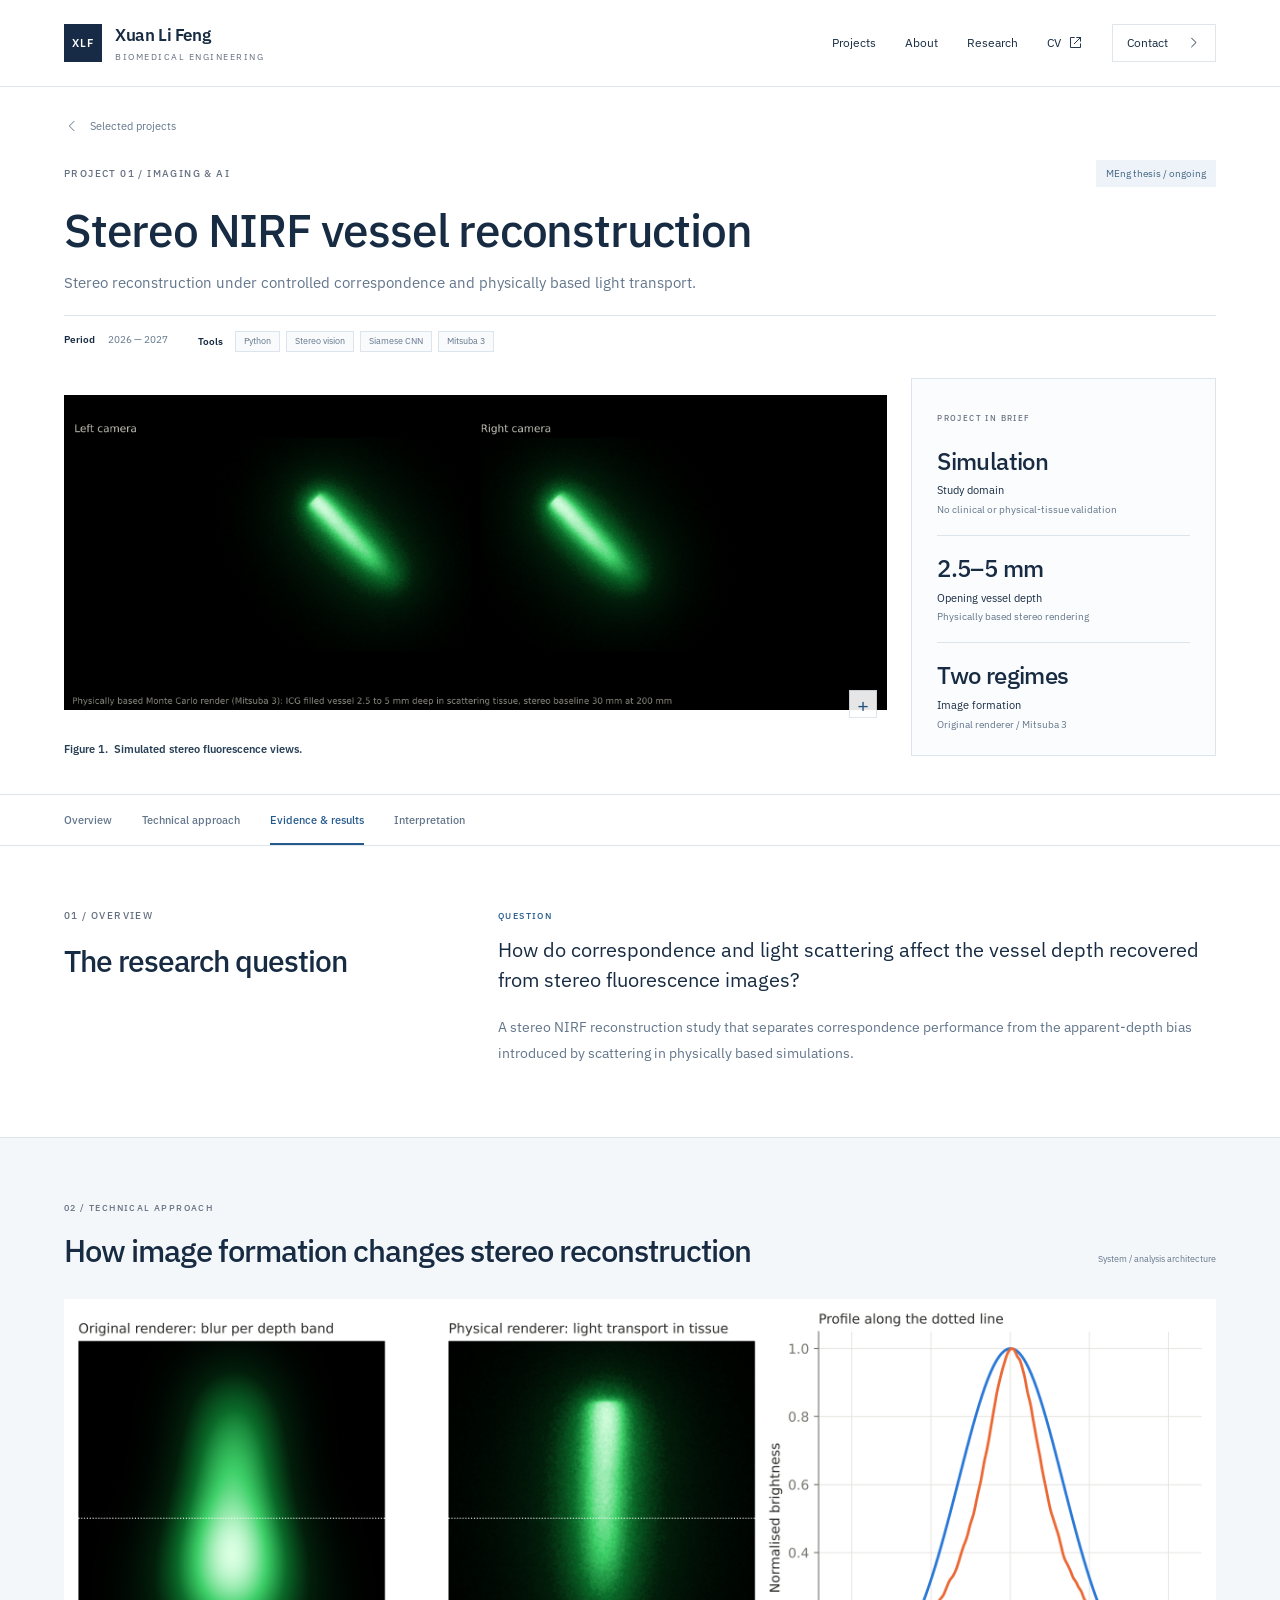
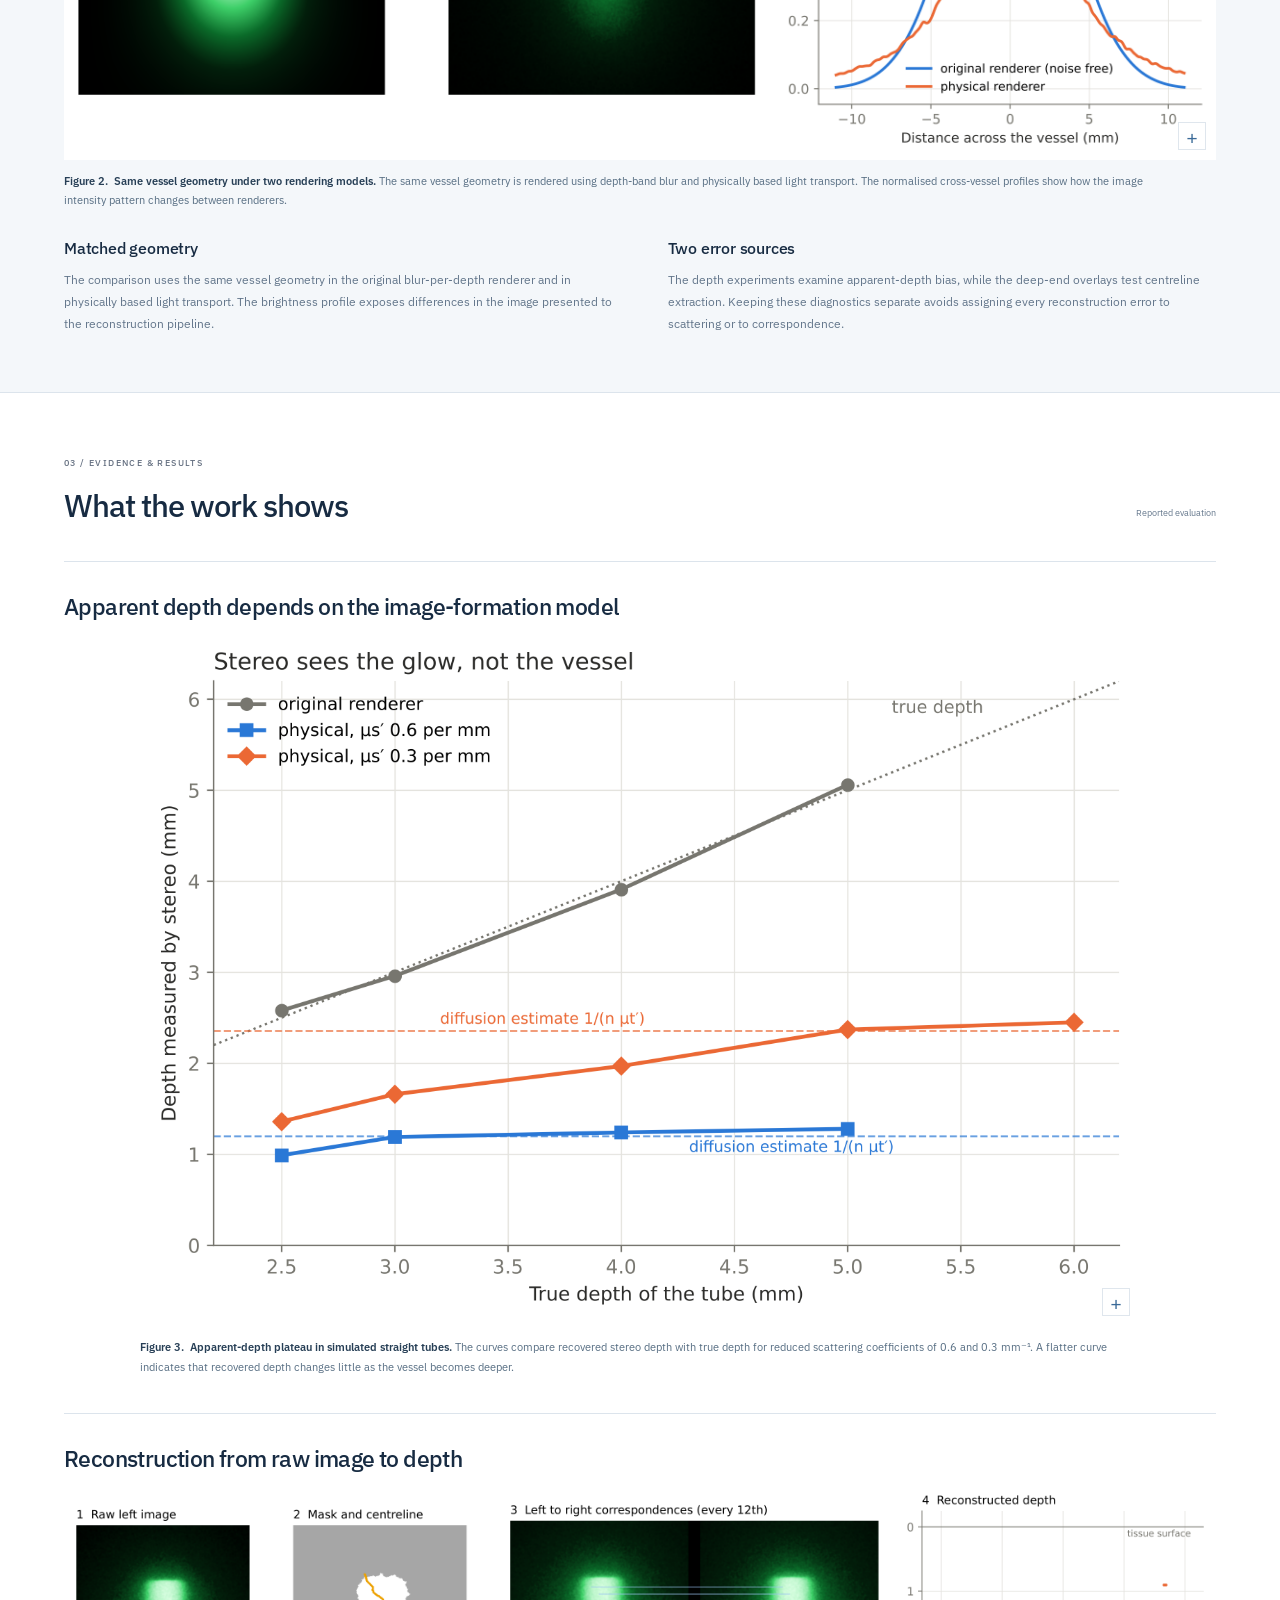
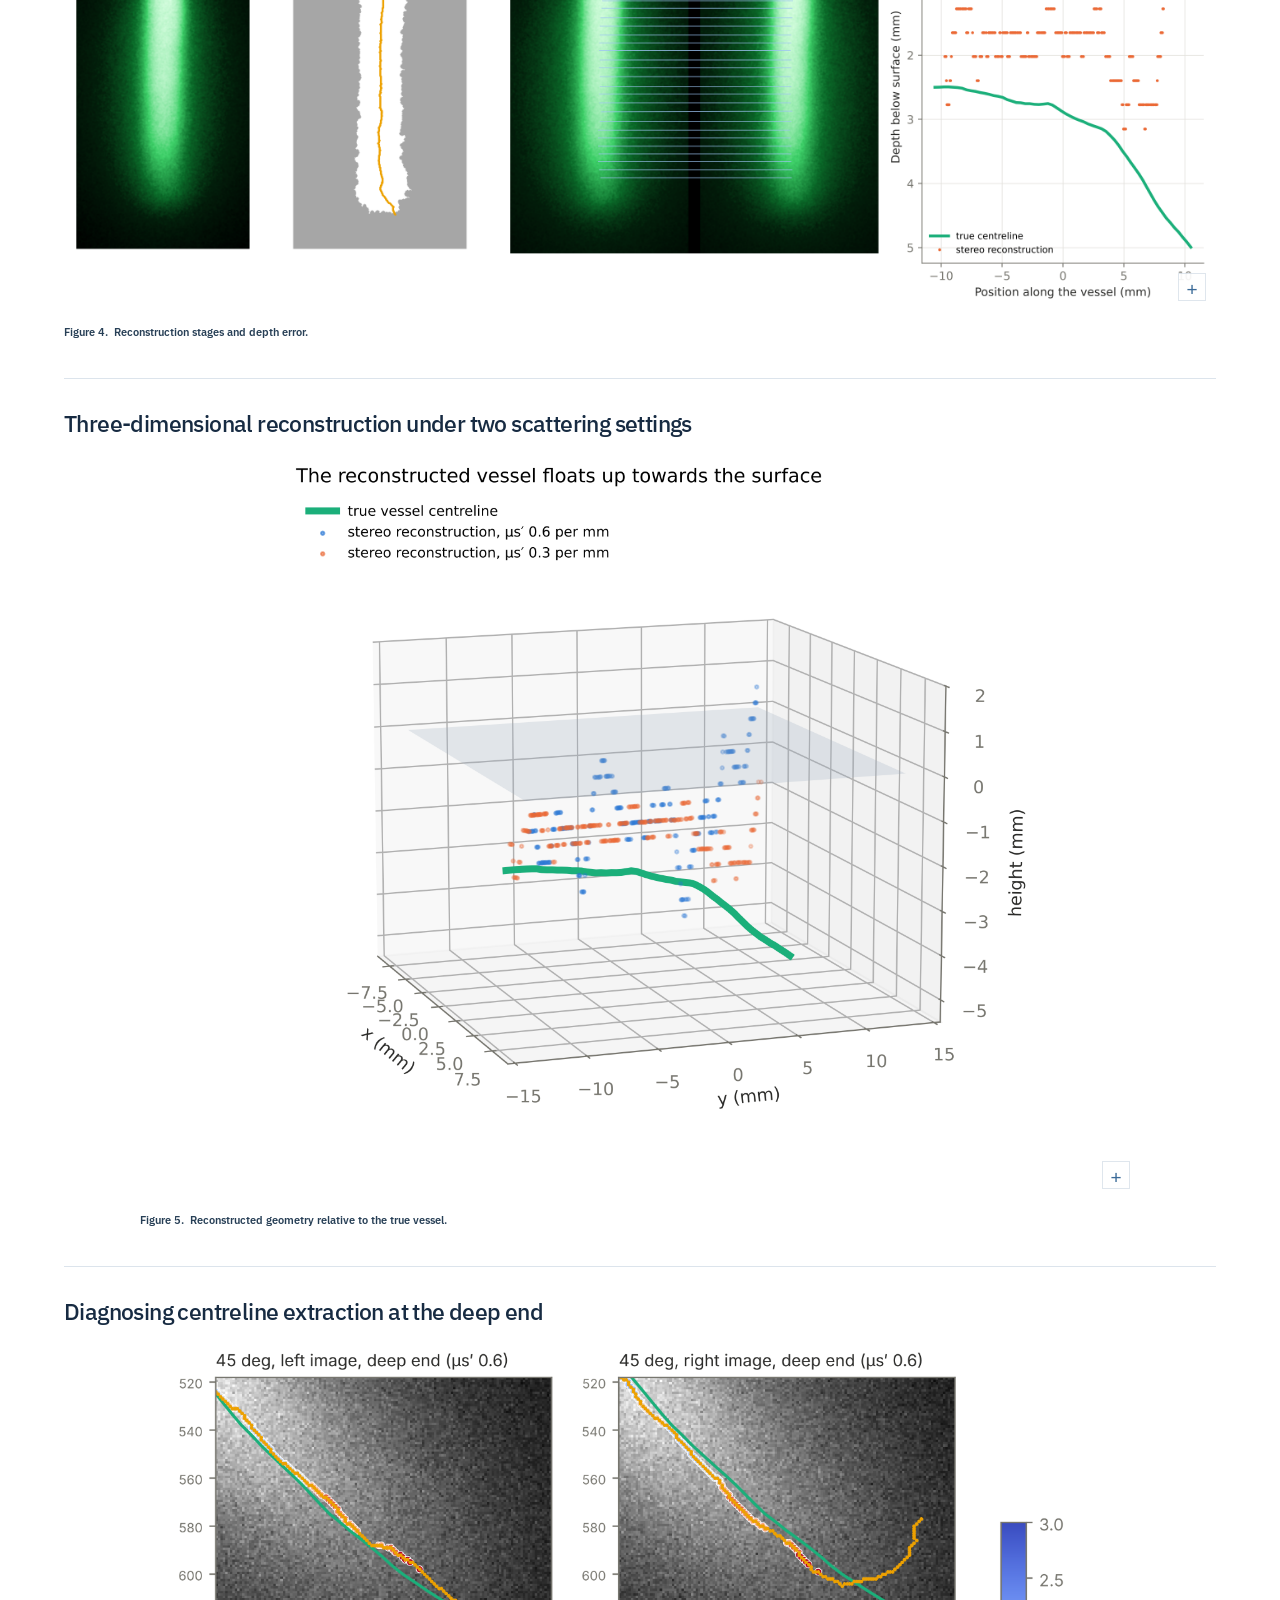
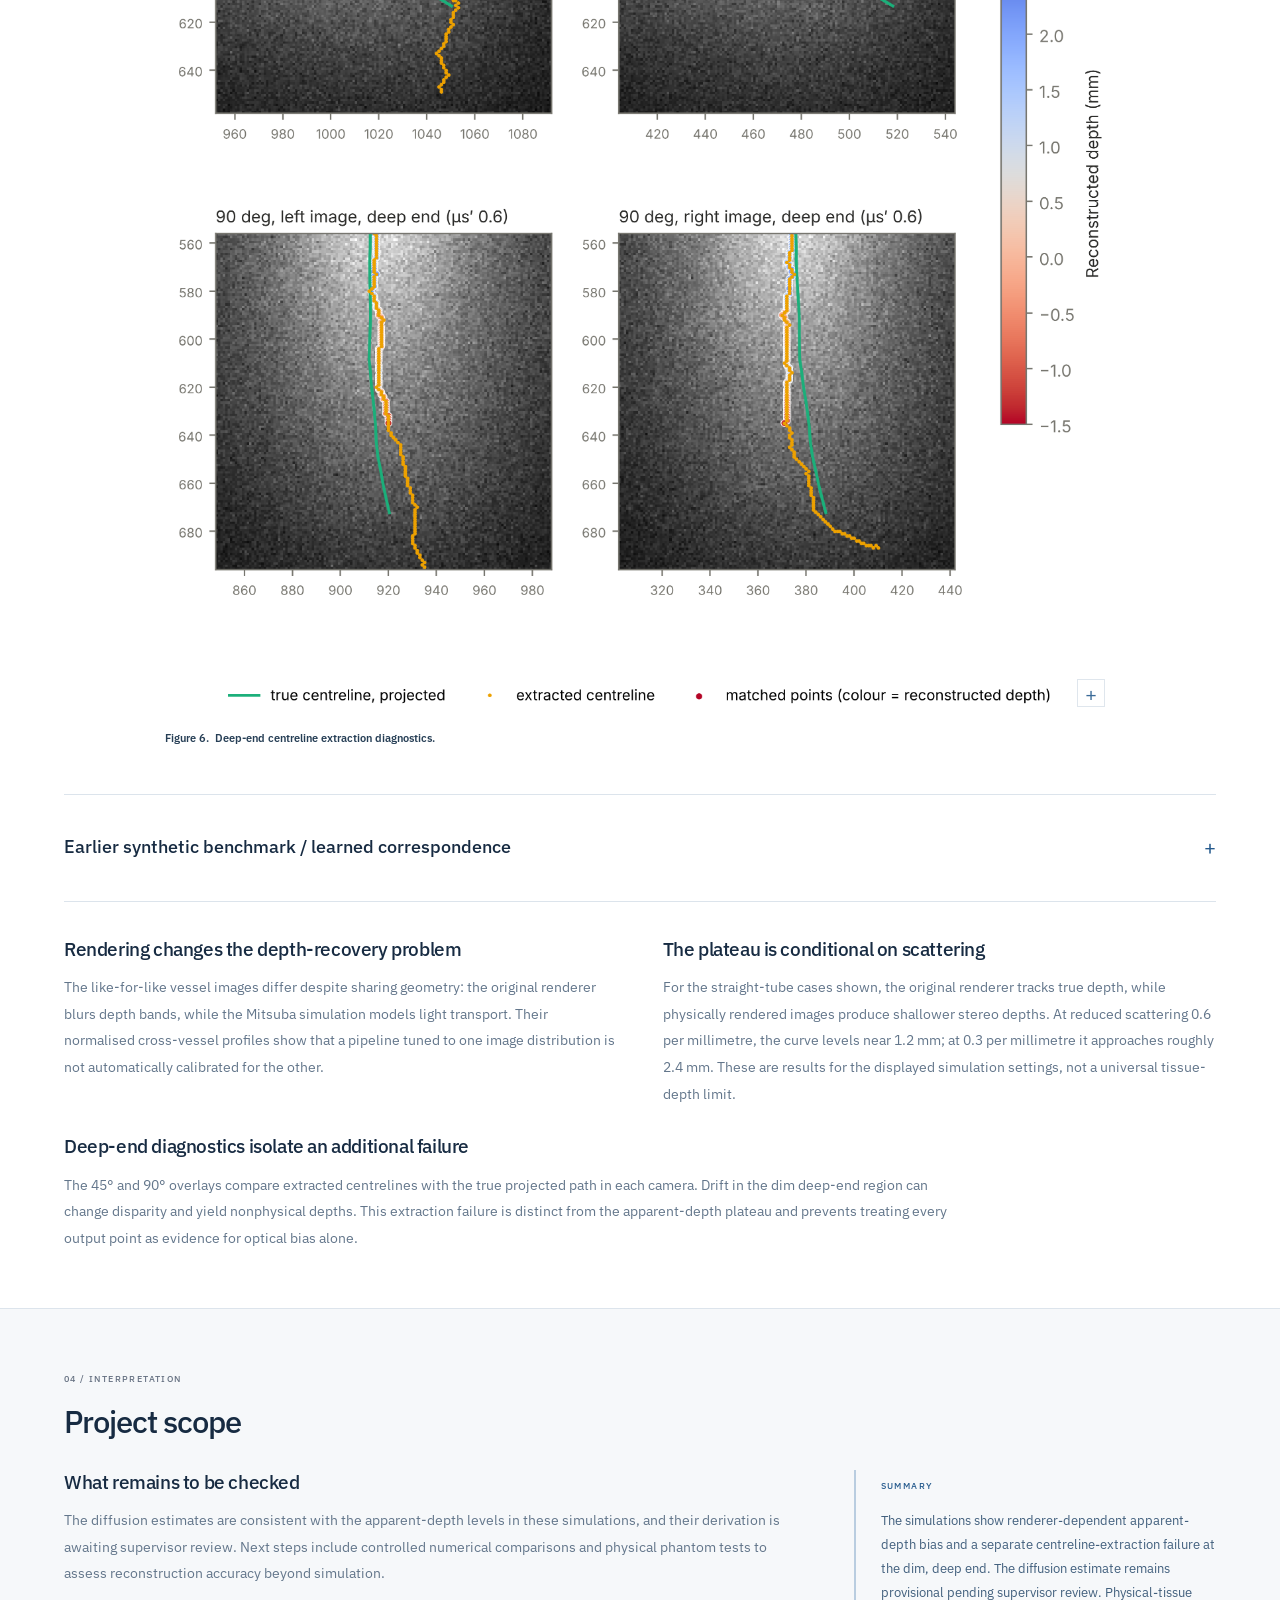
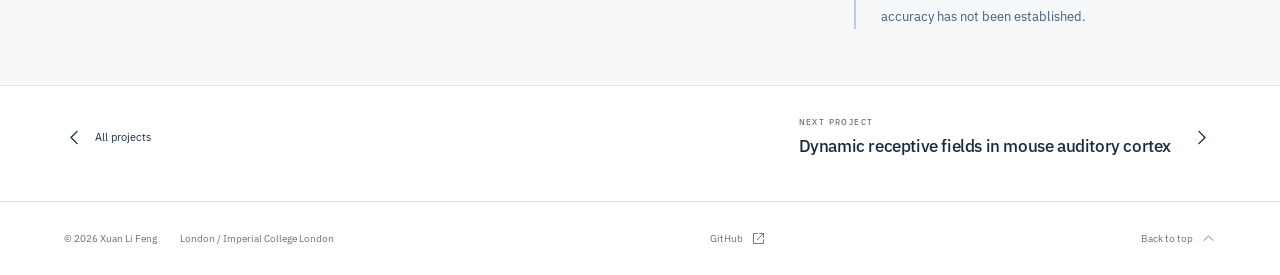
<file: nirf.html>
<!doctype html><html lang="en"><head><meta charset="utf-8"><meta name="viewport" content="width=device-width,initial-scale=1"><meta name="description" content="Xuan Li Feng — Biomedical engineering research in computational imaging, neural modelling and healthcare systems at Imperial College London."><meta name="theme-color" content="#17212e"><title>Stereo NIRF vessel reconstruction | Xuan Li Feng</title><link rel="stylesheet" href="style.css"><script src="app.js" defer></script><link rel="stylesheet" href="inner.css"><link rel="stylesheet" href="figure-viewer.css?v=videos2"><script src="inner.js?v=zoom-20261102" defer></script></head><body id="top" class="project-study"><a class="skip" href="#main">Skip to content</a><header><a class="brand" href="index.html" aria-label="Xuan Li Feng home"><span class="monogram">XLF</span><span>Xuan Li Feng<small>Biomedical engineering</small></span></a><nav aria-label="Main navigation"><a href="index.html#work">Projects</a><a href="index.html#about">About</a><a href="index.html#research">Research</a><a class="nav-cv" href="assets/Xuan-Li-Feng-CV.pdf" target="_blank" rel="noopener">CV <svg class="icon" viewBox="0 0 24 24" fill="none" stroke="currentColor" stroke-width="1.6" stroke-linecap="round" stroke-linejoin="round" aria-hidden="true"><path d="M14 4h6v6M20 4 10 14M10 4H4v16h16v-6"/></svg></a><a class="contact-link" href="mailto:xl4723@ic.ac.uk">Contact <svg class="icon" viewBox="0 0 24 24" fill="none" stroke="currentColor" stroke-width="1.6" stroke-linecap="round" stroke-linejoin="round" aria-hidden="true"><path d="m9 5 7 7-7 7"/></svg></a></nav></header><main id="main"><div class="study-page"><section class="study-masthead wrap"><a class="study-back" href="index.html#work"><svg class="icon back-icon" viewBox="0 0 24 24" fill="none" stroke="currentColor" stroke-width="1.6" stroke-linecap="round" stroke-linejoin="round" aria-hidden="true"><path d="m9 5 7 7-7 7"/></svg> Selected projects</a><div class="study-topline"><span class="eyebrow">Project 01 / Imaging & AI</span><span class="study-state">MEng thesis / ongoing</span></div><h1>Stereo NIRF vessel reconstruction</h1><p class="study-subtitle">Stereo reconstruction under controlled correspondence and physically based light transport.</p><div class="study-metadata"><span><strong>Period</strong>2026 — 2027</span><span class="metadata-tools"><strong>Tools</strong><ul><li>Python</li><li>Stereo vision</li><li>Siamese CNN</li><li>Mitsuba 3</li></ul></span></div></section><div class="wrap study-opening"><div><figure class="technical-figure hero-study-figure"><a href="assets/nirf-01_stereo_render.png" target="_blank" rel="noopener" aria-label="Open full figure: Simulated stereo fluorescence pair of a subsurface vessel rendered in Mitsuba 3."><img src="assets/nirf-01_stereo_render.png" alt="Simulated stereo fluorescence pair of a subsurface vessel rendered in Mitsuba 3." loading="eager"><span class="figure-zoom" aria-hidden="true"><svg width="16" height="16" viewBox="0 0 24 24" fill="none" stroke="currentColor" stroke-width="1.6"><path d="M14 4h6v6M20 4 10 14M10 4H4v16h16v-6"/></svg></span></a><figcaption><span class="caption-number">Figure 1.</span> <strong>Simulated stereo fluorescence views.</strong></figcaption></figure></div><aside class="study-key-results"><span class="eyebrow">Project in brief</span><div class="study-metric"><strong>Simulation</strong><span>Study domain</span><small>No clinical or physical-tissue validation</small></div><div class="study-metric"><strong>2.5–5 mm</strong><span>Opening vessel depth</span><small>Physically based stereo rendering</small></div><div class="study-metric"><strong>Two regimes</strong><span>Image formation</span><small>Original renderer / Mitsuba 3</small></div></aside></div><nav class="study-nav" aria-label="Project sections"><div class="wrap"><a class="current" href="#overview">Overview</a><a href="#system">Technical approach</a><a href="#evidence">Evidence & results</a><a href="#discussion">Interpretation</a></div></nav><section id="overview" class="wrap study-section study-overview"><div class="study-section-heading"><span class="eyebrow">01 / Overview</span><h2>The research question</h2></div><div class="study-overview-copy"><div class="study-question"><span class="eyebrow">Question</span><p>How do correspondence and light scattering affect the vessel depth recovered from stereo fluorescence images?</p></div><p>A stereo NIRF reconstruction study that separates correspondence performance from the apparent-depth bias introduced by scattering in physically based simulations.</p></div></section><section id="system" class="study-system"><div class="wrap study-section"><div class="study-section-header"><div><span class="eyebrow">02 / Technical approach</span><h2>How image formation changes stereo reconstruction</h2></div><span class="diagram-tag">System / analysis architecture</span></div><figure class="technical-figure architecture-figure"><a href="assets/nirf-02_renderer_comparison.png" target="_blank" rel="noopener" aria-label="Open full figure: How image formation changes stereo reconstruction"><img src="assets/nirf-02_renderer_comparison.png" alt="How image formation changes stereo reconstruction" loading="lazy"><span class="figure-zoom" aria-hidden="true"><svg width="16" height="16" viewBox="0 0 24 24" fill="none" stroke="currentColor" stroke-width="1.6"><path d="M14 4h6v6M20 4 10 14M10 4H4v16h16v-6"/></svg></span></a><figcaption><span class="caption-number">Figure 2.</span> <strong>Same vessel geometry under two rendering models.</strong> <span class="figure-explanation">The same vessel geometry is rendered using depth-band blur and physically based light transport. The normalised cross-vessel profiles show how the image intensity pattern changes between renderers.</span></figcaption></figure><div class="method-notes"><div><h3>Matched geometry</h3><p>The comparison uses the same vessel geometry in the original blur-per-depth renderer and in physically based light transport. The brightness profile exposes differences in the image presented to the reconstruction pipeline.</p></div><div><h3>Two error sources</h3><p>The depth experiments examine apparent-depth bias, while the deep-end overlays test centreline extraction. Keeping these diagnostics separate avoids assigning every reconstruction error to scattering or to correspondence.</p></div></div></div></section><section id="evidence" class="wrap study-section"><div class="study-section-header"><div><span class="eyebrow">03 / Evidence & results</span><h2>What the work shows</h2></div><span class="diagram-tag">Reported evaluation</span></div><div class="media-heading"><h3>Apparent depth depends on the image-formation model</h3></div><figure class="technical-figure nirf-depth-figure"><a href="assets/nirf-03_apparent_depth_plateau.png" target="_blank" rel="noopener" aria-label="Open full figure: Stereo-measured versus true tube depth for the original renderer and two physical-rendering scattering settings."><img src="assets/nirf-03_apparent_depth_plateau.png" alt="Stereo-measured versus true tube depth for the original renderer and two physical-rendering scattering settings." loading="lazy"><span class="figure-zoom" aria-hidden="true"><svg width="16" height="16" viewBox="0 0 24 24" fill="none" stroke="currentColor" stroke-width="1.6"><path d="M14 4h6v6M20 4 10 14M10 4H4v16h16v-6"/></svg></span></a><figcaption><span class="caption-number">Figure 3.</span> <strong>Apparent-depth plateau in simulated straight tubes.</strong> <span class="figure-explanation">The curves compare recovered stereo depth with true depth for reduced scattering coefficients of 0.6 and 0.3 mm⁻¹. A flatter curve indicates that recovered depth changes little as the vessel becomes deeper.</span></figcaption></figure><div class="media-heading"><h3>Reconstruction from raw image to depth</h3></div><figure class="technical-figure nirf-wide-figure"><a href="assets/nirf-04_pipeline_stages.png" target="_blank" rel="noopener" aria-label="Open full figure: Raw image, segmented mask and centreline, sampled correspondences and reconstructed depth against the true centreline."><img src="assets/nirf-04_pipeline_stages.png" alt="Raw image, segmented mask and centreline, sampled correspondences and reconstructed depth against the true centreline." loading="lazy"><span class="figure-zoom" aria-hidden="true"><svg width="16" height="16" viewBox="0 0 24 24" fill="none" stroke="currentColor" stroke-width="1.6"><path d="M14 4h6v6M20 4 10 14M10 4H4v16h16v-6"/></svg></span></a><figcaption><span class="caption-number">Figure 4.</span> <strong>Reconstruction stages and depth error.</strong></figcaption></figure><div class="media-heading"><h3>Three-dimensional reconstruction under two scattering settings</h3></div><figure class="technical-figure nirf-depth-figure"><a href="assets/nirf-05_3d_reconstruction.png" target="_blank" rel="noopener" aria-label="Open full figure: True vessel centreline and reconstructed points at reduced scattering coefficients 0.6 and 0.3 per millimetre."><img src="assets/nirf-05_3d_reconstruction.png" alt="True vessel centreline and reconstructed points at reduced scattering coefficients 0.6 and 0.3 per millimetre." loading="lazy"><span class="figure-zoom" aria-hidden="true"><svg width="16" height="16" viewBox="0 0 24 24" fill="none" stroke="currentColor" stroke-width="1.6"><path d="M14 4h6v6M20 4 10 14M10 4H4v16h16v-6"/></svg></span></a><figcaption><span class="caption-number">Figure 5.</span> <strong>Reconstructed geometry relative to the true vessel.</strong></figcaption></figure><div class="media-heading"><h3>Diagnosing centreline extraction at the deep end</h3></div><figure class="technical-figure nirf-diagnostic-figure"><a href="assets/nirf-06_failure_diagnosis.png" target="_blank" rel="noopener" aria-label="Open full figure: Left- and right-view diagnostic panels at 45 and 90 degrees, showing projected true and extracted centrelines with depth-coloured matches."><img src="assets/nirf-06_failure_diagnosis.png" alt="Left- and right-view diagnostic panels at 45 and 90 degrees, showing projected true and extracted centrelines with depth-coloured matches." loading="lazy"><span class="figure-zoom" aria-hidden="true"><svg width="16" height="16" viewBox="0 0 24 24" fill="none" stroke="currentColor" stroke-width="1.6"><path d="M14 4h6v6M20 4 10 14M10 4H4v16h16v-6"/></svg></span></a><figcaption><span class="caption-number">Figure 6.</span> <strong>Deep-end centreline extraction diagnostics.</strong></figcaption></figure><details class="source-figures benchmark-archive"><summary>Earlier synthetic benchmark / learned correspondence</summary><p>This earlier test used the original synthetic image-generation regime: 600 training, 150 validation and 250 held-out stereo pairs. It compares matching costs within shared reconstruction stages. It is separate from the light-transport experiments above.</p><figure class="technical-figure  provided-diagram"><a href="assets/diagrams/nirf-1-correspondence-comparison.svg" target="_blank" rel="noopener" aria-label="Open full figure: Classical and learned hybrid matching within the earlier reconstruction benchmark."><picture><source media="(max-width: 760px)" srcset="assets/diagrams/nirf-1-correspondence-comparison-mobile.svg" type="image/svg+xml"><img src="assets/diagrams/nirf-1-correspondence-comparison.svg" alt="Classical and learned hybrid matching within the earlier reconstruction benchmark." loading="lazy"></picture><span class="figure-zoom" aria-hidden="true"><svg width="16" height="16" viewBox="0 0 24 24" fill="none" stroke="currentColor" stroke-width="1.6"><path d="M14 4h6v6M20 4 10 14M10 4H4v16h16v-6"/></svg></span></a><figcaption><span class="caption-number">Figure 7.</span> <strong>Controlled comparison of stereo correspondence.</strong></figcaption></figure><figure class="technical-figure chart-figure"><a href="assets/nirf-aggregate-estimates.svg" target="_blank" rel="noopener" aria-label="Open full figure: Classical versus learned hybrid: mean depth RMSE 0.642 versus 0.365 mm; Stage 5 passes 155 versus 205 out of 250."><img src="assets/nirf-aggregate-estimates.svg" alt="Classical versus learned hybrid: mean depth RMSE 0.642 versus 0.365 mm; Stage 5 passes 155 versus 205 out of 250." loading="lazy"><span class="figure-zoom" aria-hidden="true"><svg width="16" height="16" viewBox="0 0 24 24" fill="none" stroke="currentColor" stroke-width="1.6"><path d="M14 4h6v6M20 4 10 14M10 4H4v16h16v-6"/></svg></span></a><figcaption><span class="caption-number">Figure 8.</span> <strong>Held-out synthetic reconstruction estimates.</strong> <span class="figure-explanation">Mean depth RMSE is 0.642 mm for ZNCC and 0.365 mm for the learned hybrid across 248 finite paired cases. Stage 5 passes are 155 and 205 out of 250 test pairs, respectively.</span></figcaption></figure></details><div class="findings-copy"><div class="study-prose"><h3>Rendering changes the depth-recovery problem</h3><p>The like-for-like vessel images differ despite sharing geometry: the original renderer blurs depth bands, while the Mitsuba simulation models light transport. Their normalised cross-vessel profiles show that a pipeline tuned to one image distribution is not automatically calibrated for the other.</p></div><div class="study-prose"><h3>The plateau is conditional on scattering</h3><p>For the straight-tube cases shown, the original renderer tracks true depth, while physically rendered images produce shallower stereo depths. At reduced scattering 0.6 per millimetre, the curve levels near 1.2 mm; at 0.3 per millimetre it approaches roughly 2.4 mm. These are results for the displayed simulation settings, not a universal tissue-depth limit.</p></div><div class="study-prose"><h3>Deep-end diagnostics isolate an additional failure</h3><p>The 45° and 90° overlays compare extracted centrelines with the true projected path in each camera. Drift in the dim deep-end region can change disparity and yield nonphysical depths. This extraction failure is distinct from the apparent-depth plateau and prevents treating every output point as evidence for optical bias alone.</p></div></div></section><section id="discussion" class="study-discussion"><div class="wrap study-section"><div class="study-section-header"><div><span class="eyebrow">04 / Interpretation</span><h2>Project scope</h2></div></div><div class="discussion-grid"><div><div class="study-prose"><h3>What remains to be checked</h3><p>The diffusion estimates are consistent with the apparent-depth levels in these simulations, and their derivation is awaiting supervisor review. Next steps include controlled numerical comparisons and physical phantom tests to assess reconstruction accuracy beyond simulation.</p></div></div><aside><span class="eyebrow">Summary</span><p>The simulations show renderer-dependent apparent-depth bias and a separate centreline-extraction failure at the dim, deep end. The diffusion estimate remains provisional pending supervisor review. Physical-tissue accuracy has not been established.</p></aside></div></div></section><div class="wrap study-next"><a href="index.html#work"><svg class="icon back-icon" viewBox="0 0 24 24" fill="none" stroke="currentColor" stroke-width="1.6" stroke-linecap="round" stroke-linejoin="round" aria-hidden="true"><path d="m9 5 7 7-7 7"/></svg> All projects</a><a href="auditory.html"><span class="eyebrow">Next project</span><strong>Dynamic receptive fields in mouse auditory cortex</strong><svg class="icon" viewBox="0 0 24 24" fill="none" stroke="currentColor" stroke-width="1.6" stroke-linecap="round" stroke-linejoin="round" aria-hidden="true"><path d="m9 5 7 7-7 7"/></svg></a></div></div></main><footer><span>© 2026 Xuan Li Feng<span class="footer-sub">London / Imperial College London</span></span><a href="https://github.com/xuan-lifeng" target="_blank" rel="noopener">GitHub <svg class="icon" viewBox="0 0 24 24" fill="none" stroke="currentColor" stroke-width="1.6" stroke-linecap="round" stroke-linejoin="round" aria-hidden="true"><path d="M14 4h6v6M20 4 10 14M10 4H4v16h16v-6"/></svg></a><a href="#top">Back to top <svg class="icon up-icon" viewBox="0 0 24 24" fill="none" stroke="currentColor" stroke-width="1.6" stroke-linecap="round" stroke-linejoin="round" aria-hidden="true"><path d="m9 5 7 7-7 7"/></svg></a></footer></body></html>
</file>
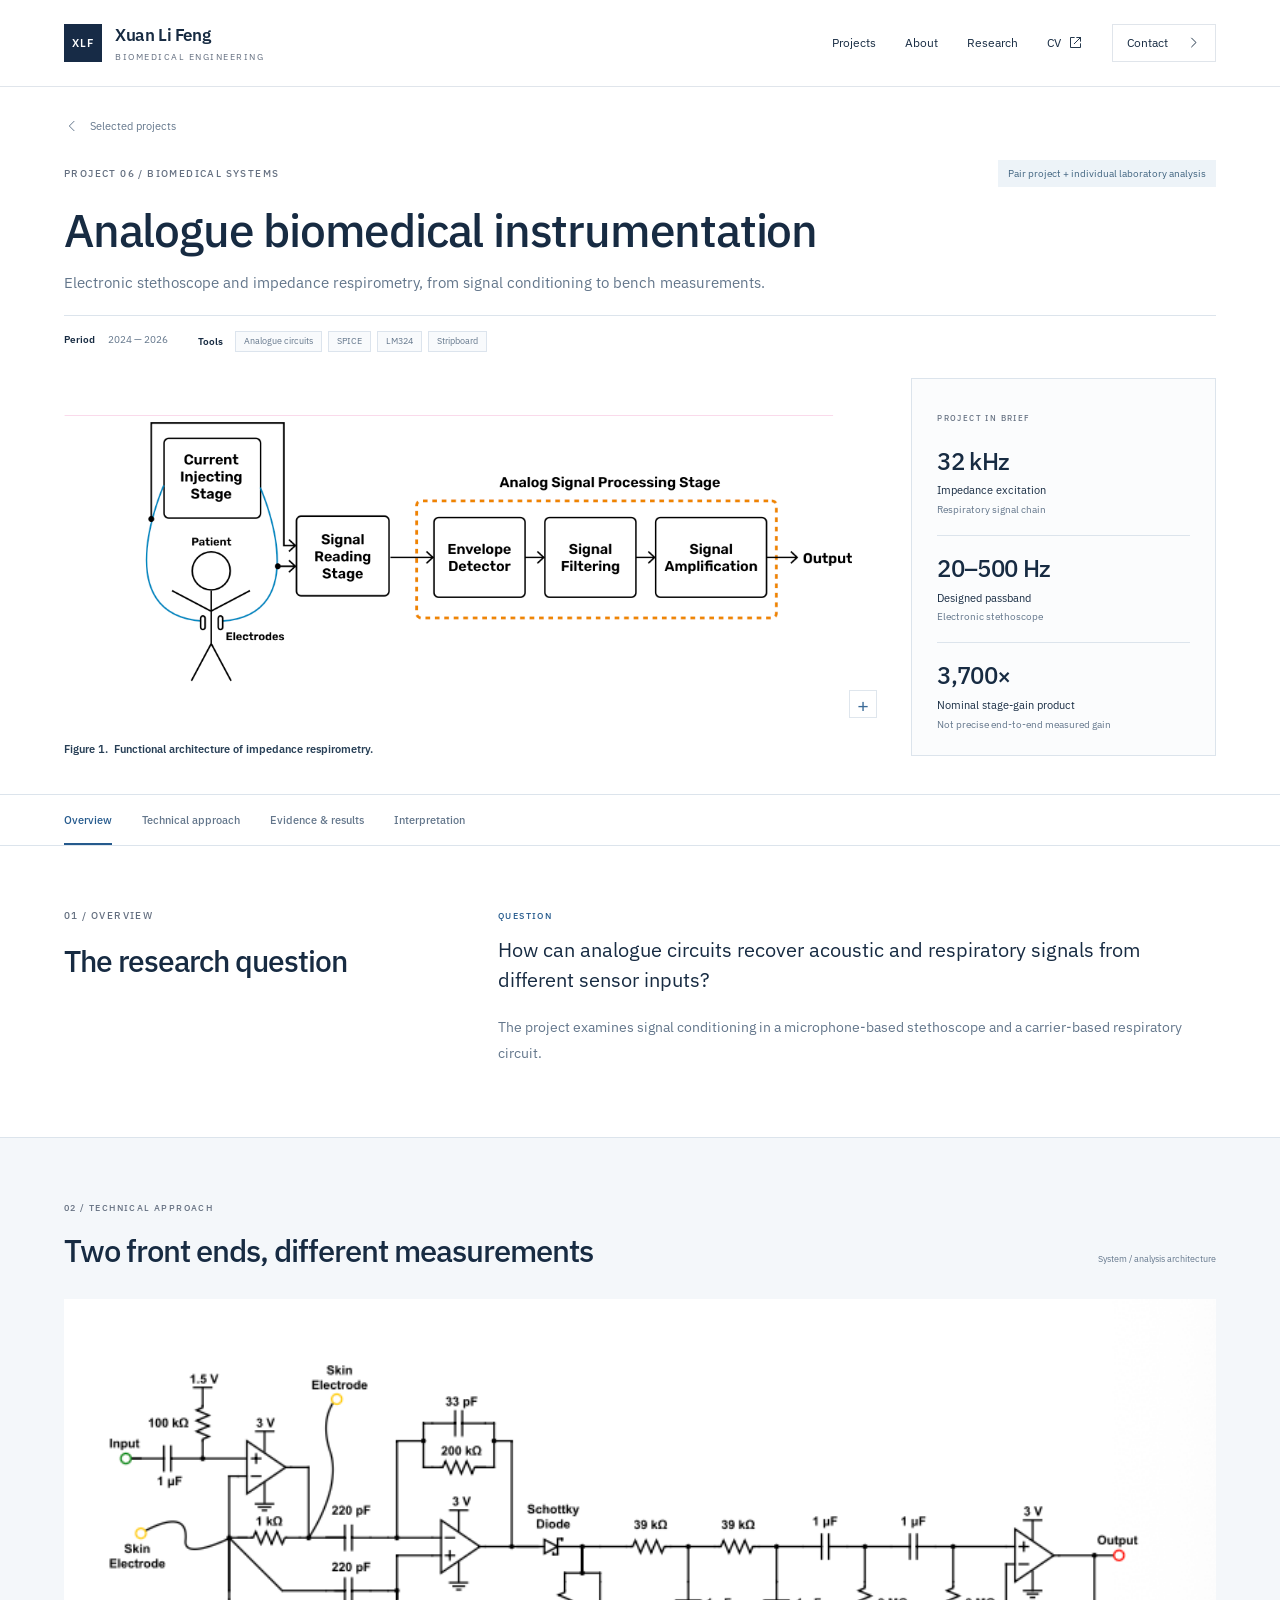
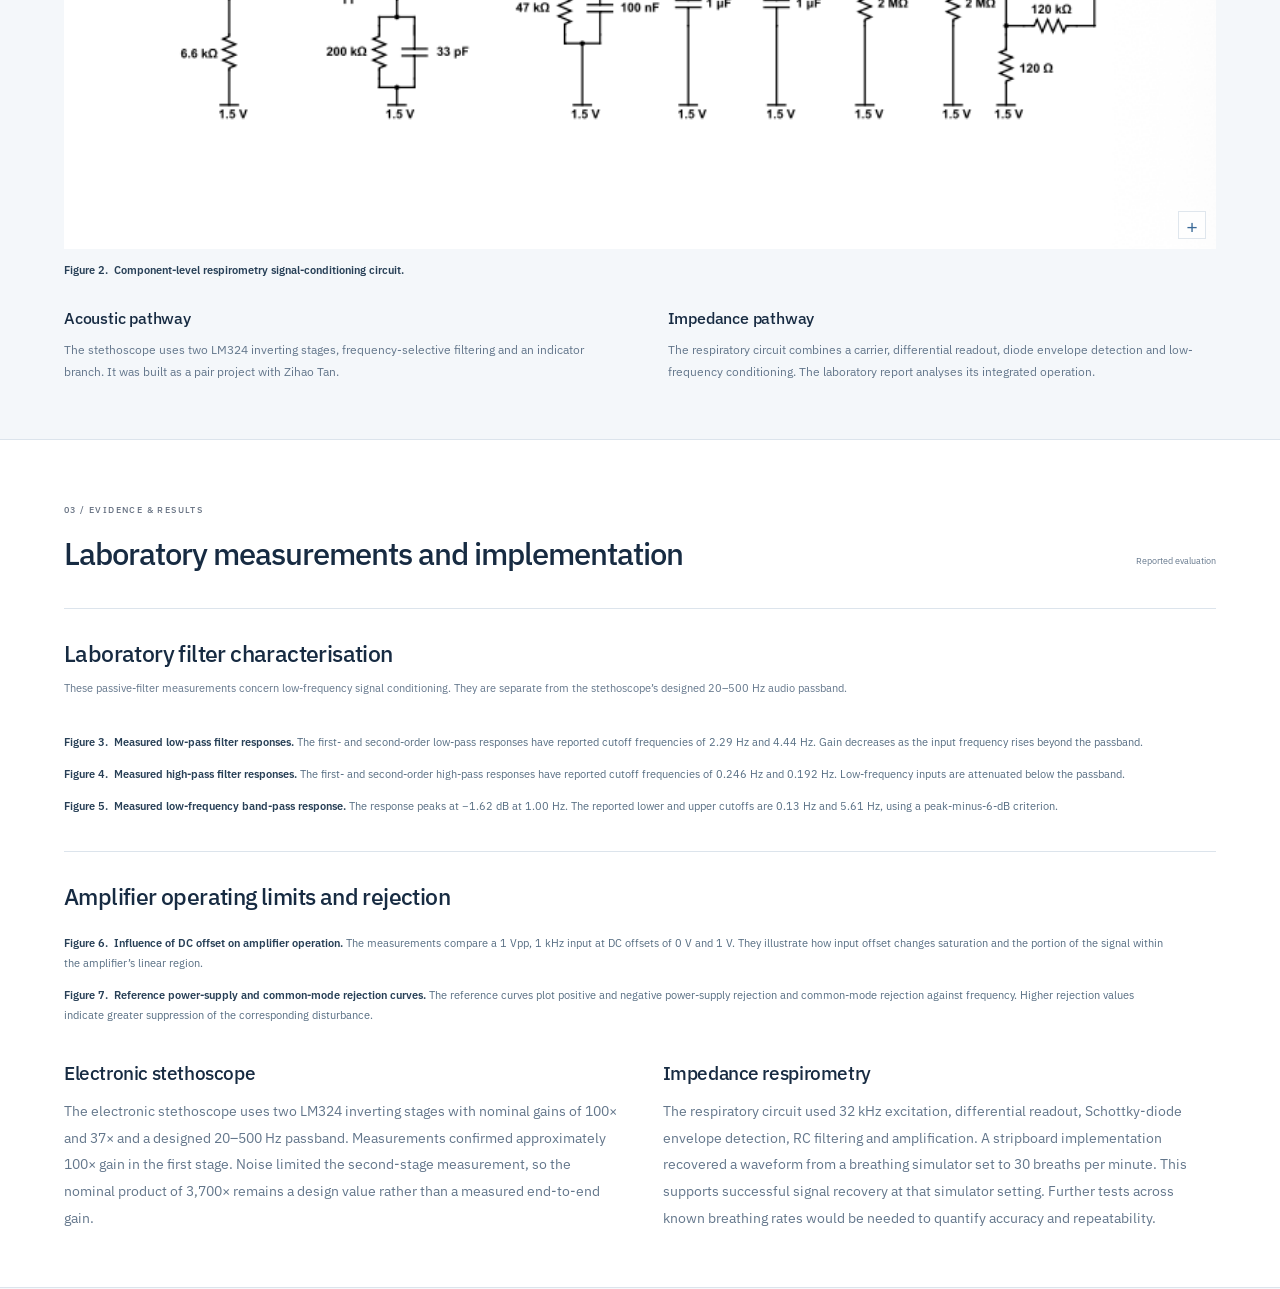
<file: respirometry.html>
<!doctype html><html lang="en"><head><meta charset="utf-8"><meta name="viewport" content="width=device-width,initial-scale=1"><meta http-equiv="refresh" content="0; url=instrumentation.html"><title>Biomedical instrumentation | Xuan Li Feng</title></head><body><a href="instrumentation.html">Electronic stethoscope and impedance respirometry</a></body></html>
</file>
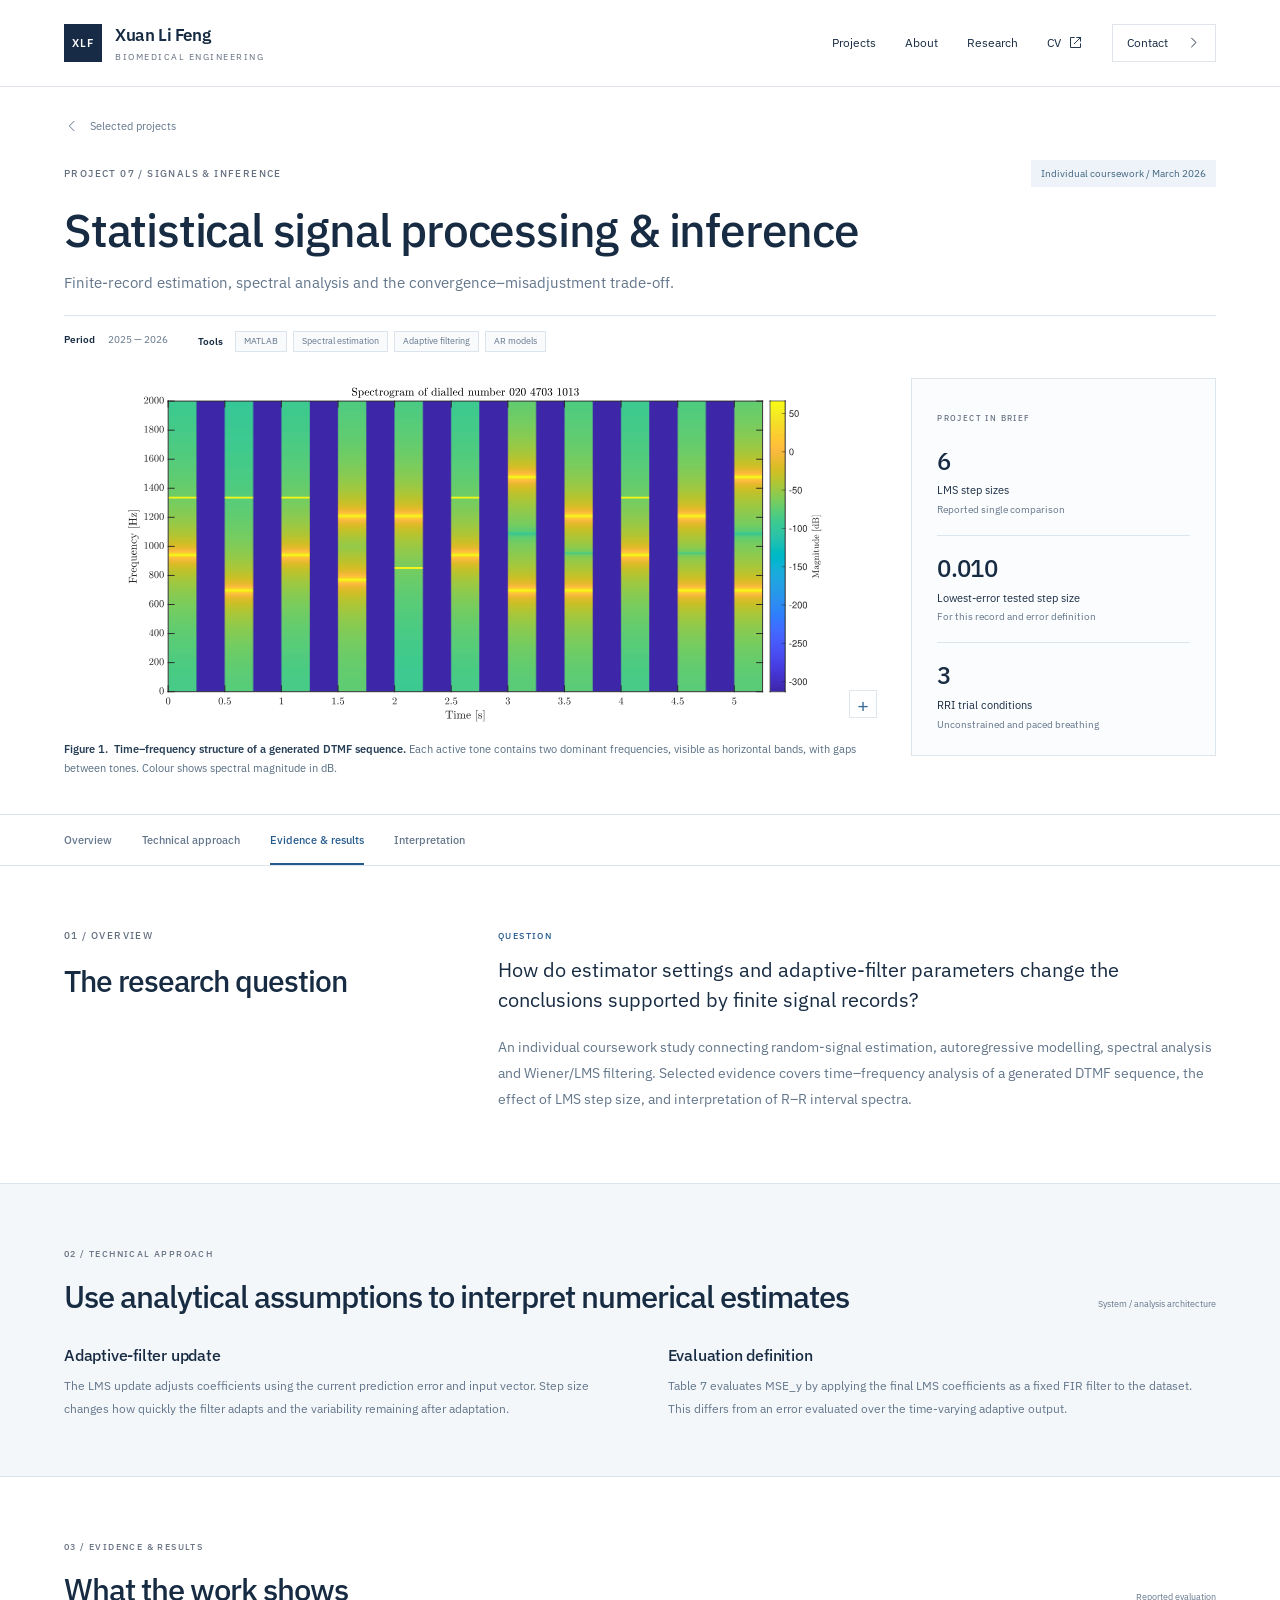
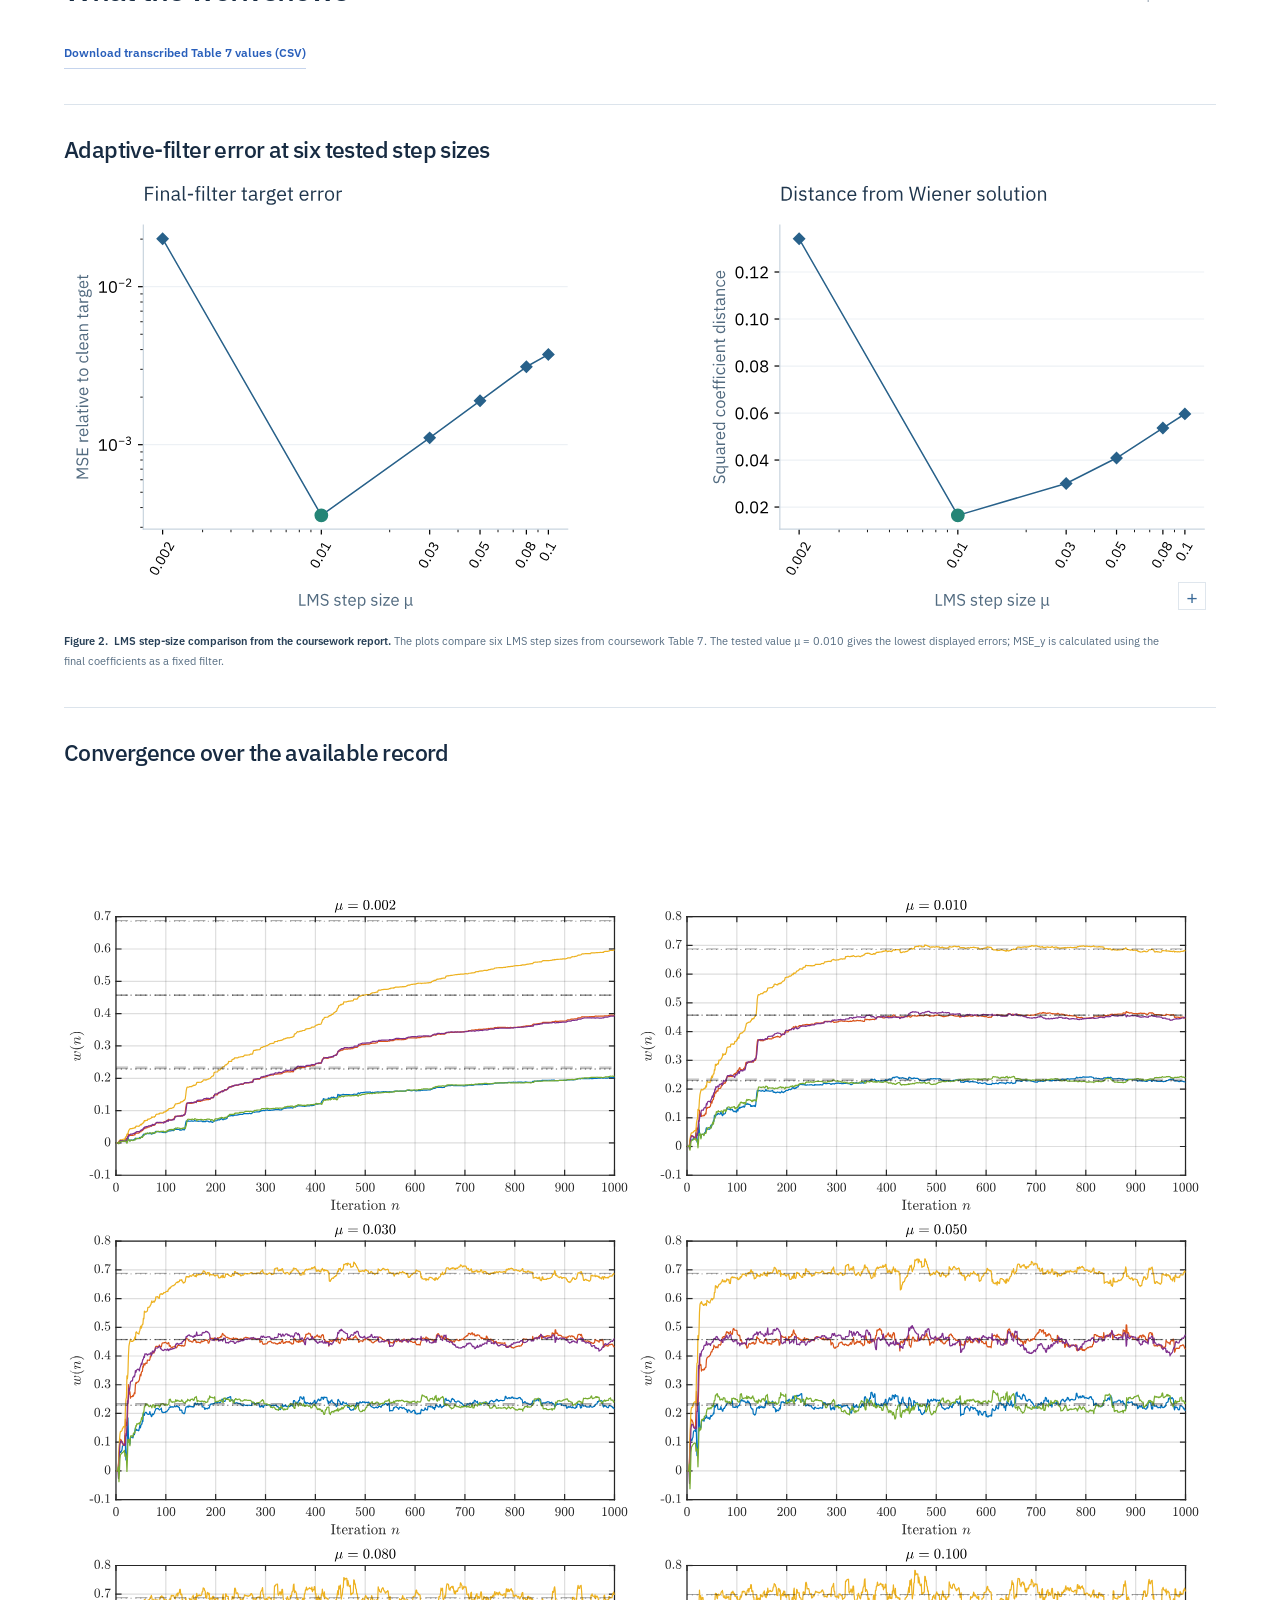
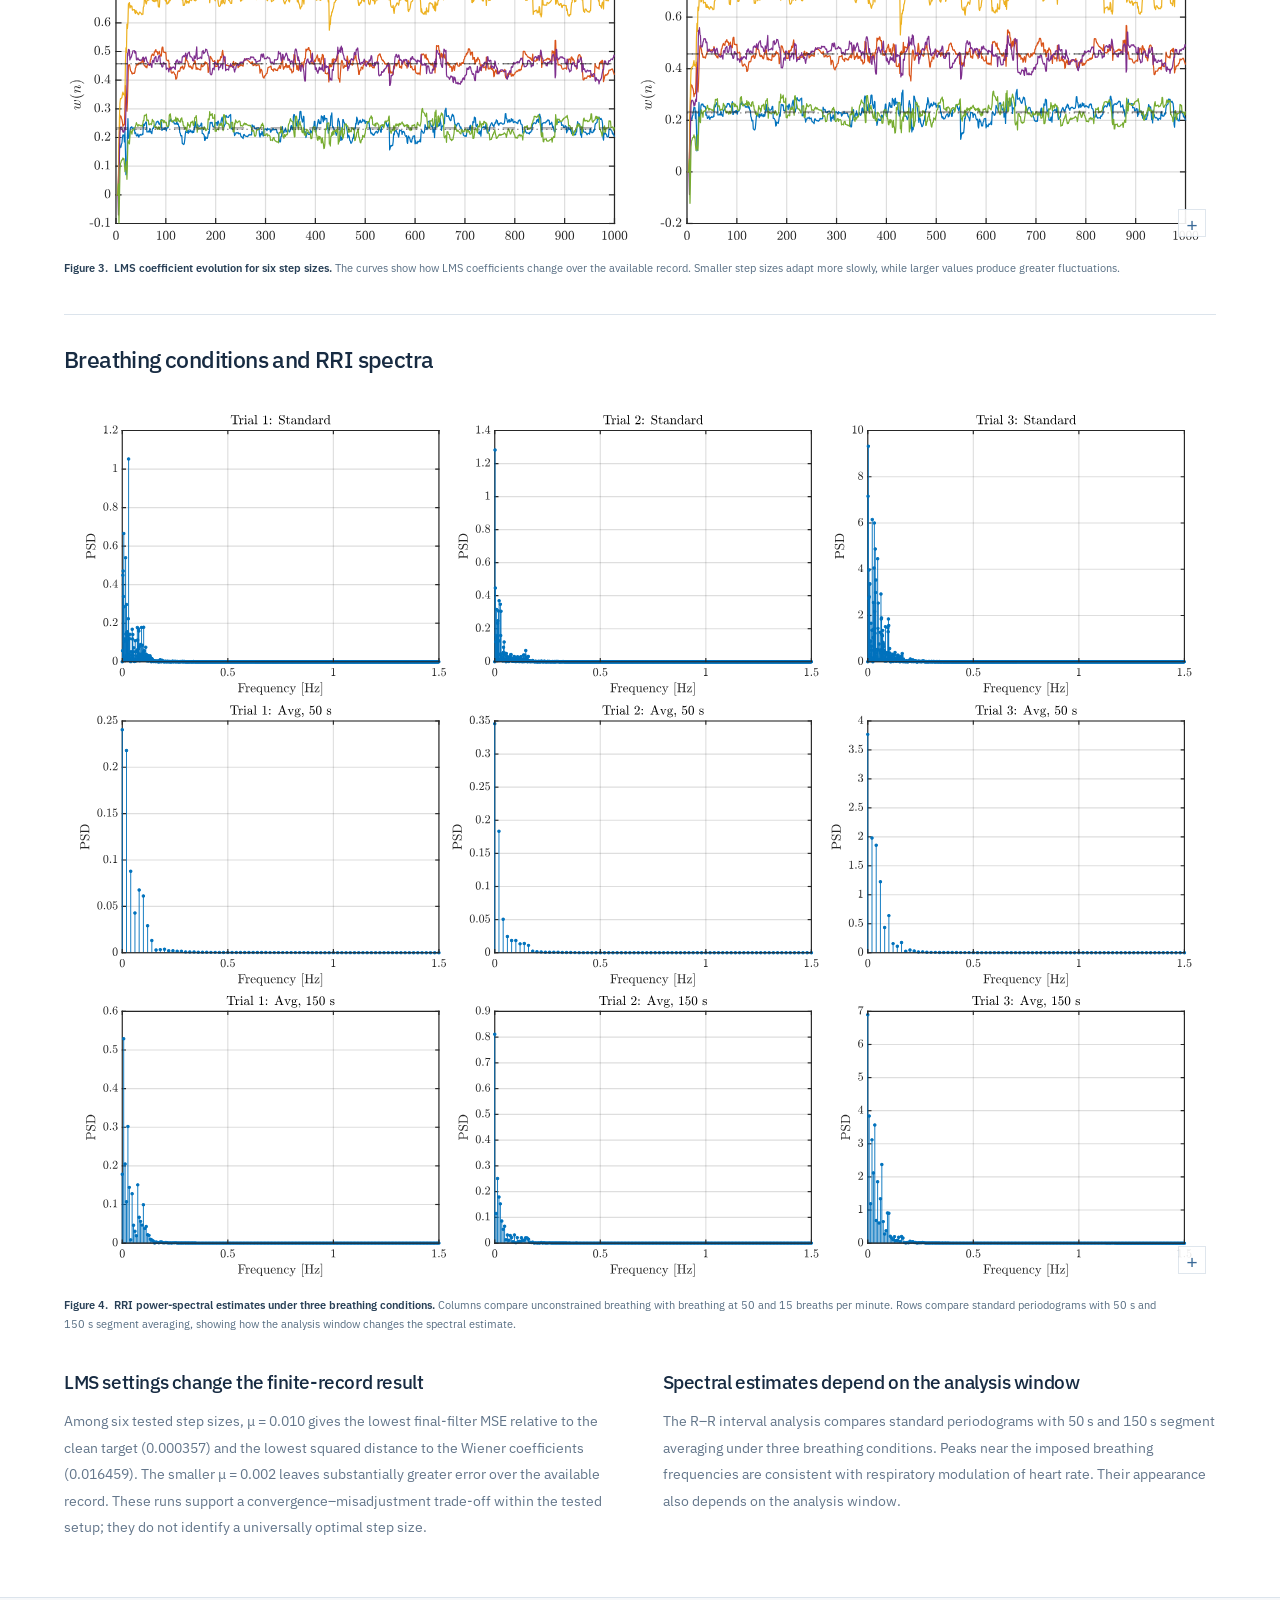
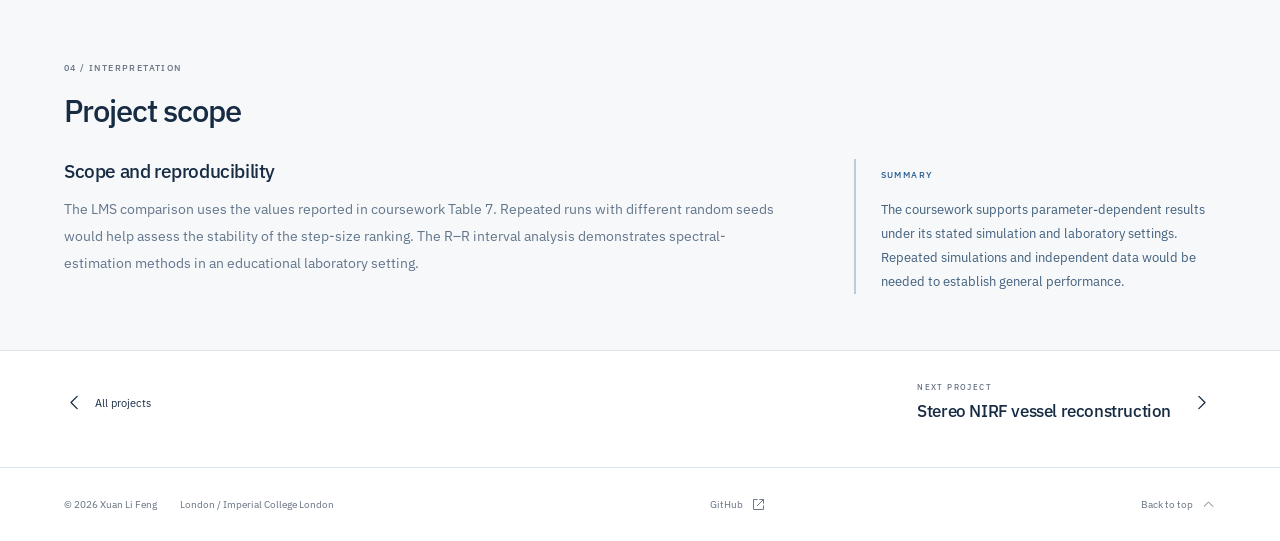
<file: sspi.html>
<!doctype html><html lang="en"><head><meta charset="utf-8"><meta name="viewport" content="width=device-width,initial-scale=1"><meta name="description" content="Xuan Li Feng — Biomedical engineering research in computational imaging, neural modelling and healthcare systems at Imperial College London."><meta name="theme-color" content="#17212e"><title>Statistical signal processing & inference | Xuan Li Feng</title><link rel="stylesheet" href="style.css"><script src="app.js" defer></script><link rel="stylesheet" href="inner.css"><link rel="stylesheet" href="figure-viewer.css?v=videos2"><script src="inner.js?v=zoom-20261102" defer></script></head><body id="top" class="project-study"><a class="skip" href="#main">Skip to content</a><header><a class="brand" href="index.html" aria-label="Xuan Li Feng home"><span class="monogram">XLF</span><span>Xuan Li Feng<small>Biomedical engineering</small></span></a><nav aria-label="Main navigation"><a href="index.html#work">Projects</a><a href="index.html#about">About</a><a href="index.html#research">Research</a><a class="nav-cv" href="assets/Xuan-Li-Feng-CV.pdf" target="_blank" rel="noopener">CV <svg class="icon" viewBox="0 0 24 24" fill="none" stroke="currentColor" stroke-width="1.6" stroke-linecap="round" stroke-linejoin="round" aria-hidden="true"><path d="M14 4h6v6M20 4 10 14M10 4H4v16h16v-6"/></svg></a><a class="contact-link" href="mailto:xl4723@ic.ac.uk">Contact <svg class="icon" viewBox="0 0 24 24" fill="none" stroke="currentColor" stroke-width="1.6" stroke-linecap="round" stroke-linejoin="round" aria-hidden="true"><path d="m9 5 7 7-7 7"/></svg></a></nav></header><main id="main"><div class="study-page"><section class="study-masthead wrap"><a class="study-back" href="index.html#work"><svg class="icon back-icon" viewBox="0 0 24 24" fill="none" stroke="currentColor" stroke-width="1.6" stroke-linecap="round" stroke-linejoin="round" aria-hidden="true"><path d="m9 5 7 7-7 7"/></svg> Selected projects</a><div class="study-topline"><span class="eyebrow">Project 07 / Signals & inference</span><span class="study-state">Individual coursework / March 2026</span></div><h1>Statistical signal processing & inference</h1><p class="study-subtitle">Finite-record estimation, spectral analysis and the convergence–misadjustment trade-off.</p><div class="study-metadata"><span><strong>Period</strong>2025 — 2026</span><span class="metadata-tools"><strong>Tools</strong><ul><li>MATLAB</li><li>Spectral estimation</li><li>Adaptive filtering</li><li>AR models</li></ul></span></div></section><div class="wrap study-opening"><div><figure class="technical-figure hero-study-figure"><a href="assets/sspi-dtmf-spectrogram.svg" target="_blank" rel="noopener" aria-label="Open full figure: Original DTMF spectrogram showing two frequency components during each generated tone and quiet gaps between tones."><img src="assets/sspi-dtmf-spectrogram.svg" alt="Original DTMF spectrogram showing two frequency components during each generated tone and quiet gaps between tones." loading="eager"><span class="figure-zoom" aria-hidden="true"><svg width="16" height="16" viewBox="0 0 24 24" fill="none" stroke="currentColor" stroke-width="1.6"><path d="M14 4h6v6M20 4 10 14M10 4H4v16h16v-6"/></svg></span></a><figcaption><span class="caption-number">Figure 1.</span> <strong>Time–frequency structure of a generated DTMF sequence.</strong> <span class="figure-explanation">Each active tone contains two dominant frequencies, visible as horizontal bands, with gaps between tones. Colour shows spectral magnitude in dB.</span></figcaption></figure></div><aside class="study-key-results"><span class="eyebrow">Project in brief</span><div class="study-metric"><strong>6</strong><span>LMS step sizes</span><small>Reported single comparison</small></div><div class="study-metric"><strong>0.010</strong><span>Lowest-error tested step size</span><small>For this record and error definition</small></div><div class="study-metric"><strong>3</strong><span>RRI trial conditions</span><small>Unconstrained and paced breathing</small></div></aside></div><nav class="study-nav" aria-label="Project sections"><div class="wrap"><a class="current" href="#overview">Overview</a><a href="#system">Technical approach</a><a href="#evidence">Evidence & results</a><a href="#discussion">Interpretation</a></div></nav><section id="overview" class="wrap study-section study-overview"><div class="study-section-heading"><span class="eyebrow">01 / Overview</span><h2>The research question</h2></div><div class="study-overview-copy"><div class="study-question"><span class="eyebrow">Question</span><p>How do estimator settings and adaptive-filter parameters change the conclusions supported by finite signal records?</p></div><p>An individual coursework study connecting random-signal estimation, autoregressive modelling, spectral analysis and Wiener/LMS filtering. Selected evidence covers time–frequency analysis of a generated DTMF sequence, the effect of LMS step size, and interpretation of R–R interval spectra.</p></div></section><section id="system" class="study-system"><div class="wrap study-section"><div class="study-section-header"><div><span class="eyebrow">02 / Technical approach</span><h2>Use analytical assumptions to interpret numerical estimates</h2></div><span class="diagram-tag">System / analysis architecture</span></div><div class="method-notes"><div><h3>Adaptive-filter update</h3><p>The LMS update adjusts coefficients using the current prediction error and input vector. Step size changes how quickly the filter adapts and the variability remaining after adaptation.</p></div><div><h3>Evaluation definition</h3><p>Table 7 evaluates MSE_y by applying the final LMS coefficients as a fixed FIR filter to the dataset. This differs from an error evaluated over the time-varying adaptive output.</p></div></div></div></section><section id="evidence" class="wrap study-section"><div class="study-section-header"><div><span class="eyebrow">03 / Evidence & results</span><h2>What the work shows</h2></div><span class="diagram-tag">Reported evaluation</span></div><p><a class="text-link" href="assets/sspi-lms-source.csv" download>Download transcribed Table 7 values (CSV)</a></p><div class="media-heading"><h3>Adaptive-filter error at six tested step sizes</h3></div><figure class="technical-figure "><a href="assets/sspi-lms-estimates.svg" target="_blank" rel="noopener" aria-label="Open full figure: Reported final-filter MSE and coefficient distance at six LMS step sizes."><img src="assets/sspi-lms-estimates.svg" alt="Reported final-filter MSE and coefficient distance at six LMS step sizes." loading="lazy"><span class="figure-zoom" aria-hidden="true"><svg width="16" height="16" viewBox="0 0 24 24" fill="none" stroke="currentColor" stroke-width="1.6"><path d="M14 4h6v6M20 4 10 14M10 4H4v16h16v-6"/></svg></span></a><figcaption><span class="caption-number">Figure 2.</span> <strong>LMS step-size comparison from the coursework report.</strong> <span class="figure-explanation">The plots compare six LMS step sizes from coursework Table 7. The tested value μ = 0.010 gives the lowest displayed errors; MSE_y is calculated using the final coefficients as a fixed filter.</span></figcaption></figure><div class="media-heading"><h3>Convergence over the available record</h3></div><figure class="technical-figure "><a href="assets/sspi-lms-convergence.svg" target="_blank" rel="noopener" aria-label="Open full figure: Original coefficient evolution for six LMS step sizes from report Figure 44."><img src="assets/sspi-lms-convergence.svg" alt="Original coefficient evolution for six LMS step sizes from report Figure 44." loading="lazy"><span class="figure-zoom" aria-hidden="true"><svg width="16" height="16" viewBox="0 0 24 24" fill="none" stroke="currentColor" stroke-width="1.6"><path d="M14 4h6v6M20 4 10 14M10 4H4v16h16v-6"/></svg></span></a><figcaption><span class="caption-number">Figure 3.</span> <strong>LMS coefficient evolution for six step sizes.</strong> <span class="figure-explanation">The curves show how LMS coefficients change over the available record. Smaller step sizes adapt more slowly, while larger values produce greater fluctuations.</span></figcaption></figure><div class="media-heading"><h3>Breathing conditions and RRI spectra</h3></div><figure class="technical-figure "><a href="assets/sspi-rri-spectra.svg" target="_blank" rel="noopener" aria-label="Open full figure: Original nine RRI PSD panels: three trial conditions and standard, 50 s and 150 s spectral estimates."><img src="assets/sspi-rri-spectra.svg" alt="Original nine RRI PSD panels: three trial conditions and standard, 50 s and 150 s spectral estimates." loading="lazy"><span class="figure-zoom" aria-hidden="true"><svg width="16" height="16" viewBox="0 0 24 24" fill="none" stroke="currentColor" stroke-width="1.6"><path d="M14 4h6v6M20 4 10 14M10 4H4v16h16v-6"/></svg></span></a><figcaption><span class="caption-number">Figure 4.</span> <strong>RRI power-spectral estimates under three breathing conditions.</strong> <span class="figure-explanation">Columns compare unconstrained breathing with breathing at 50 and 15 breaths per minute. Rows compare standard periodograms with 50 s and 150 s segment averaging, showing how the analysis window changes the spectral estimate.</span></figcaption></figure><div class="findings-copy"><div class="study-prose"><h3>LMS settings change the finite-record result</h3><p>Among six tested step sizes, μ = 0.010 gives the lowest final-filter MSE relative to the clean target (0.000357) and the lowest squared distance to the Wiener coefficients (0.016459). The smaller μ = 0.002 leaves substantially greater error over the available record. These runs support a convergence–misadjustment trade-off within the tested setup; they do not identify a universally optimal step size.</p></div><div class="study-prose"><h3>Spectral estimates depend on the analysis window</h3><p>The R–R interval analysis compares standard periodograms with 50 s and 150 s segment averaging under three breathing conditions. Peaks near the imposed breathing frequencies are consistent with respiratory modulation of heart rate. Their appearance also depends on the analysis window.</p></div></div></section><section id="discussion" class="study-discussion"><div class="wrap study-section"><div class="study-section-header"><div><span class="eyebrow">04 / Interpretation</span><h2>Project scope</h2></div></div><div class="discussion-grid"><div><div class="study-prose"><h3>Scope and reproducibility</h3><p>The LMS comparison uses the values reported in coursework Table 7. Repeated runs with different random seeds would help assess the stability of the step-size ranking. The R–R interval analysis demonstrates spectral-estimation methods in an educational laboratory setting.</p></div></div><aside><span class="eyebrow">Summary</span><p>The coursework supports parameter-dependent results under its stated simulation and laboratory settings. Repeated simulations and independent data would be needed to establish general performance.</p></aside></div></div></section><div class="wrap study-next"><a href="index.html#work"><svg class="icon back-icon" viewBox="0 0 24 24" fill="none" stroke="currentColor" stroke-width="1.6" stroke-linecap="round" stroke-linejoin="round" aria-hidden="true"><path d="m9 5 7 7-7 7"/></svg> All projects</a><a href="nirf.html"><span class="eyebrow">Next project</span><strong>Stereo NIRF vessel reconstruction</strong><svg class="icon" viewBox="0 0 24 24" fill="none" stroke="currentColor" stroke-width="1.6" stroke-linecap="round" stroke-linejoin="round" aria-hidden="true"><path d="m9 5 7 7-7 7"/></svg></a></div></div></main><footer><span>© 2026 Xuan Li Feng<span class="footer-sub">London / Imperial College London</span></span><a href="https://github.com/xuan-lifeng" target="_blank" rel="noopener">GitHub <svg class="icon" viewBox="0 0 24 24" fill="none" stroke="currentColor" stroke-width="1.6" stroke-linecap="round" stroke-linejoin="round" aria-hidden="true"><path d="M14 4h6v6M20 4 10 14M10 4H4v16h16v-6"/></svg></a><a href="#top">Back to top <svg class="icon up-icon" viewBox="0 0 24 24" fill="none" stroke="currentColor" stroke-width="1.6" stroke-linecap="round" stroke-linejoin="round" aria-hidden="true"><path d="m9 5 7 7-7 7"/></svg></a></footer></body></html>
</file>
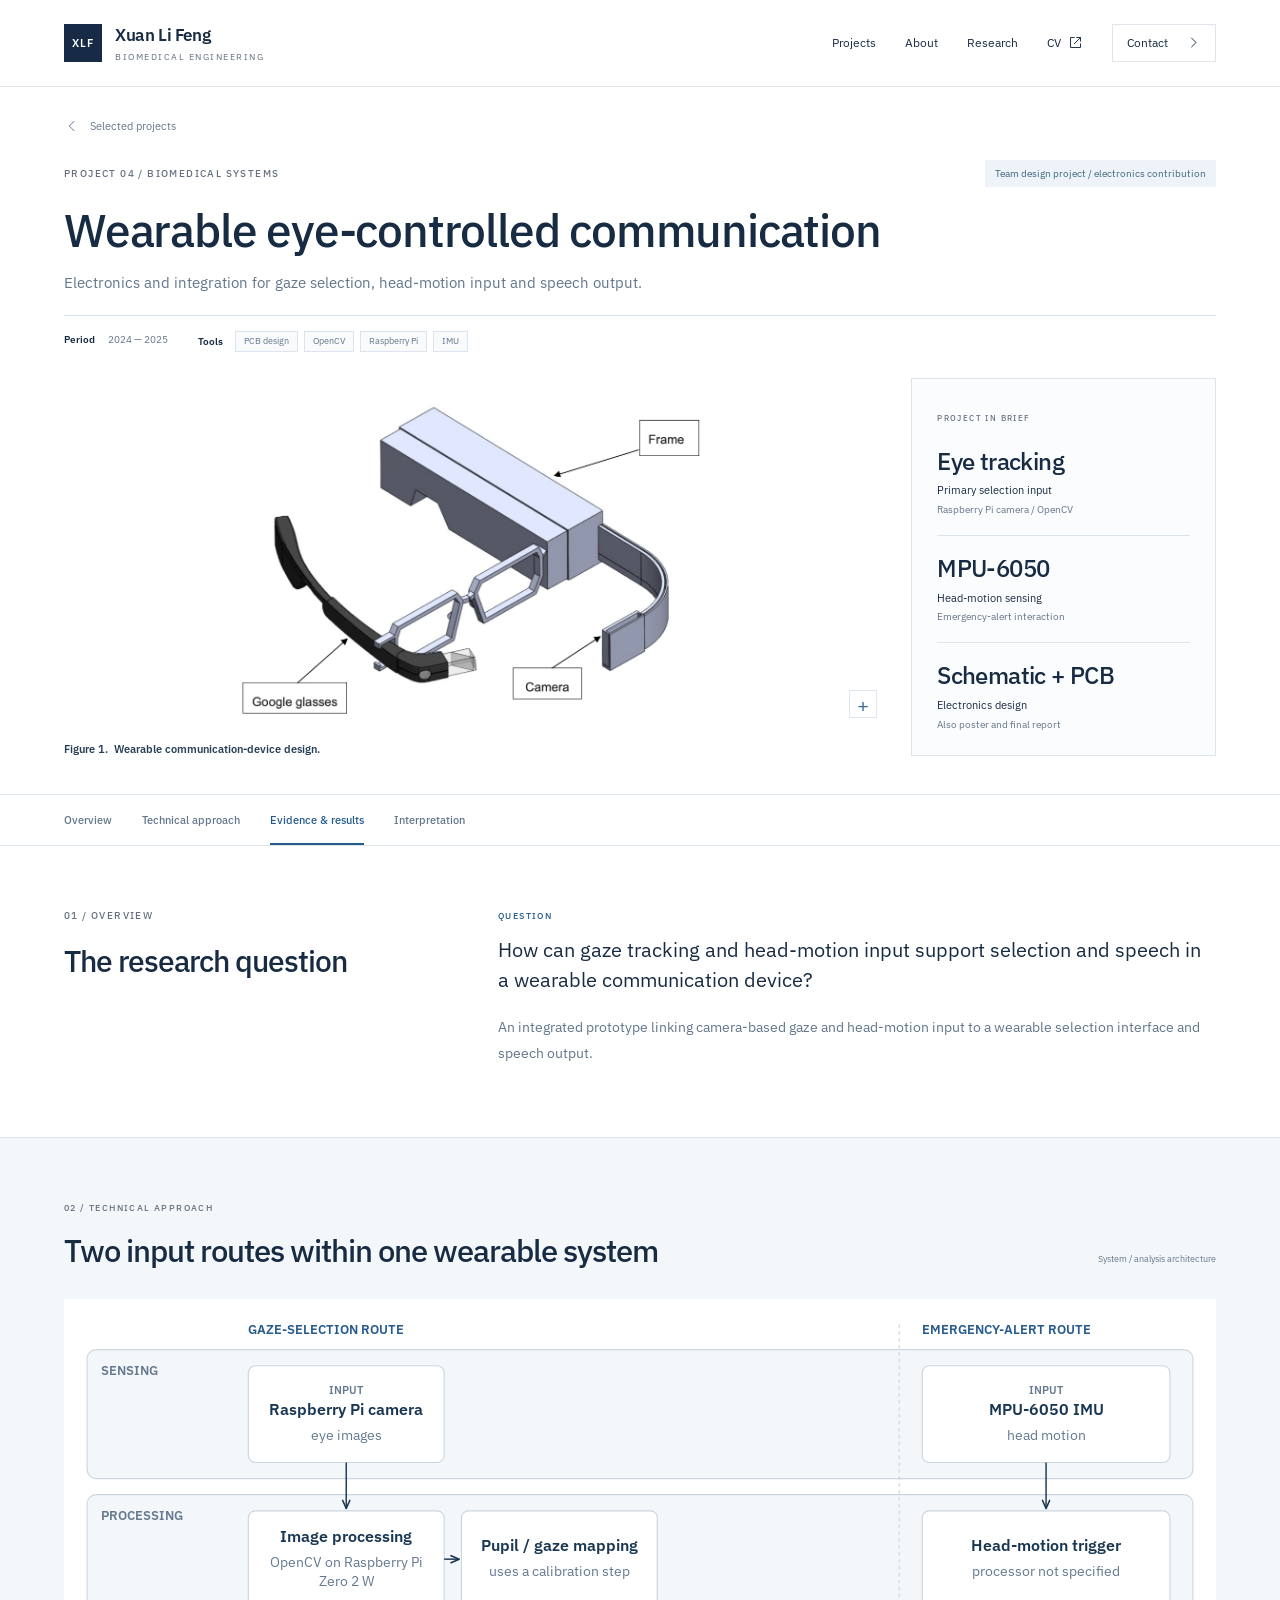
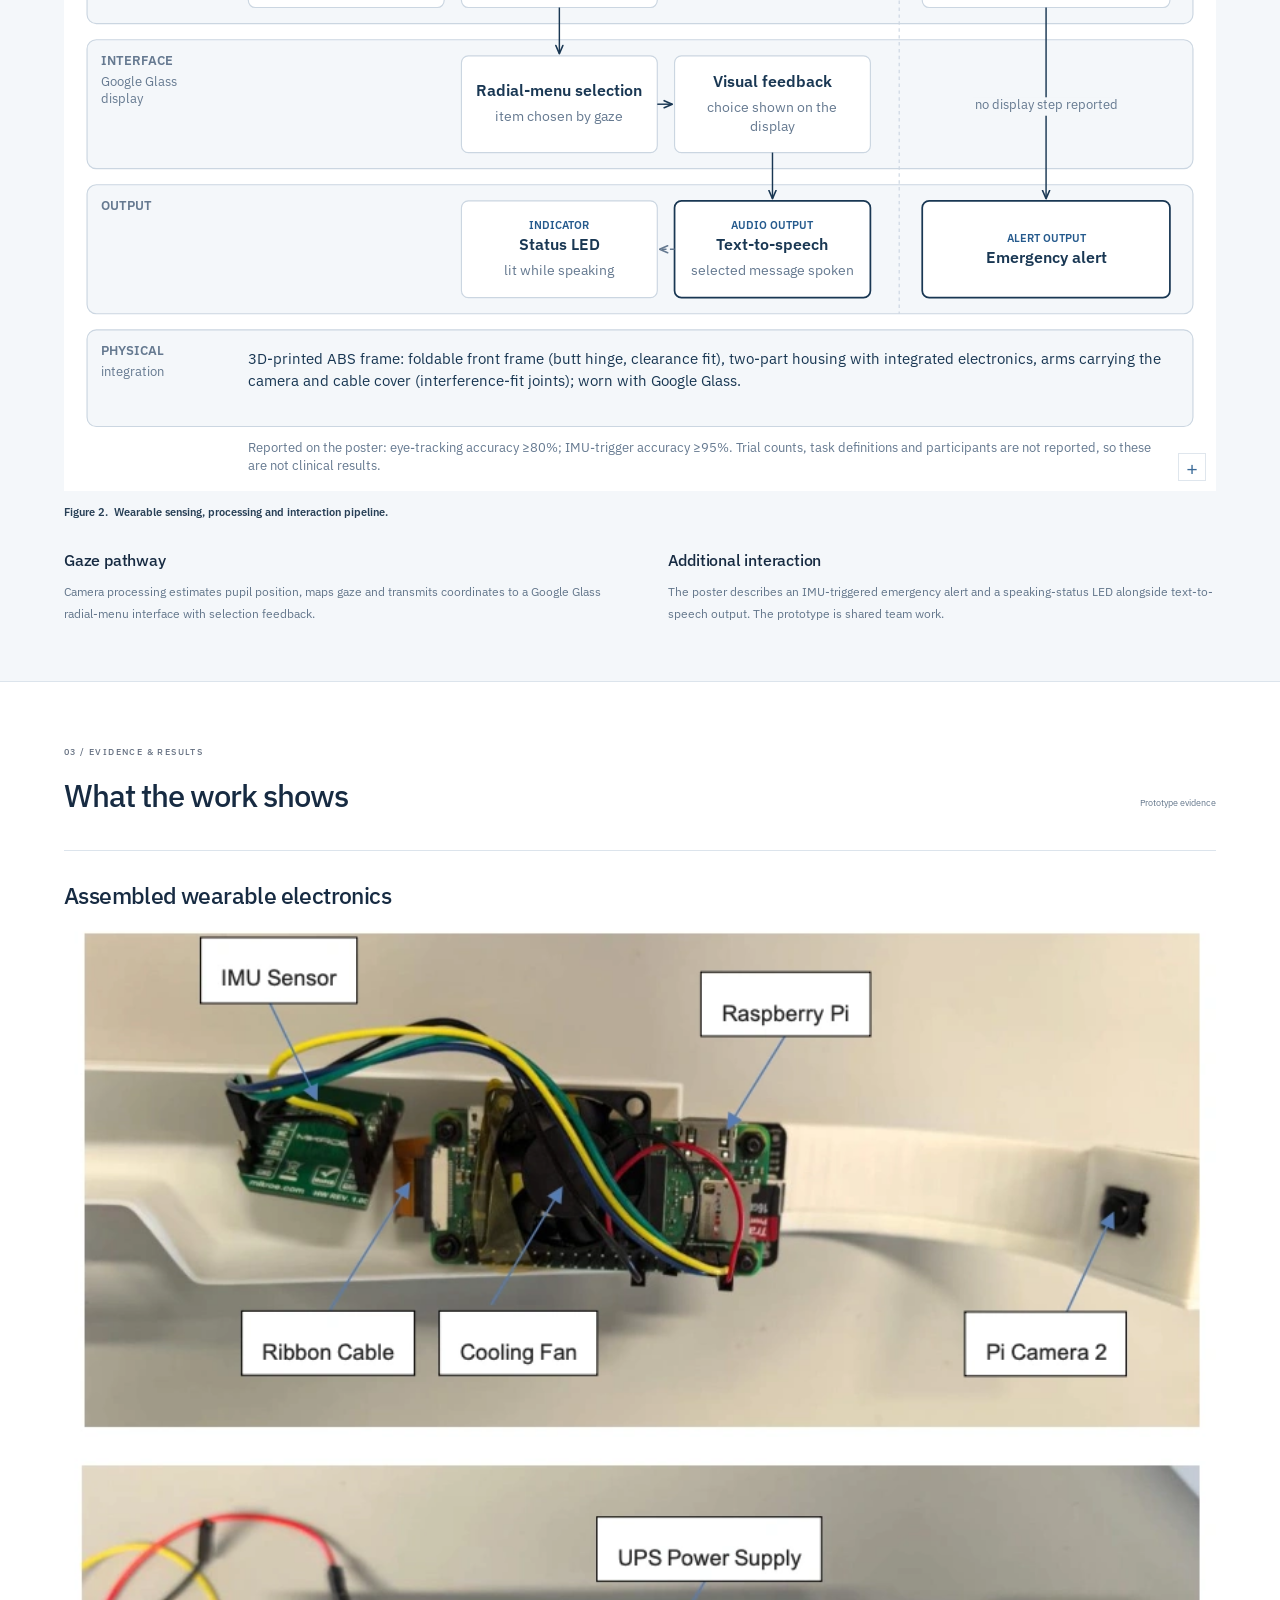
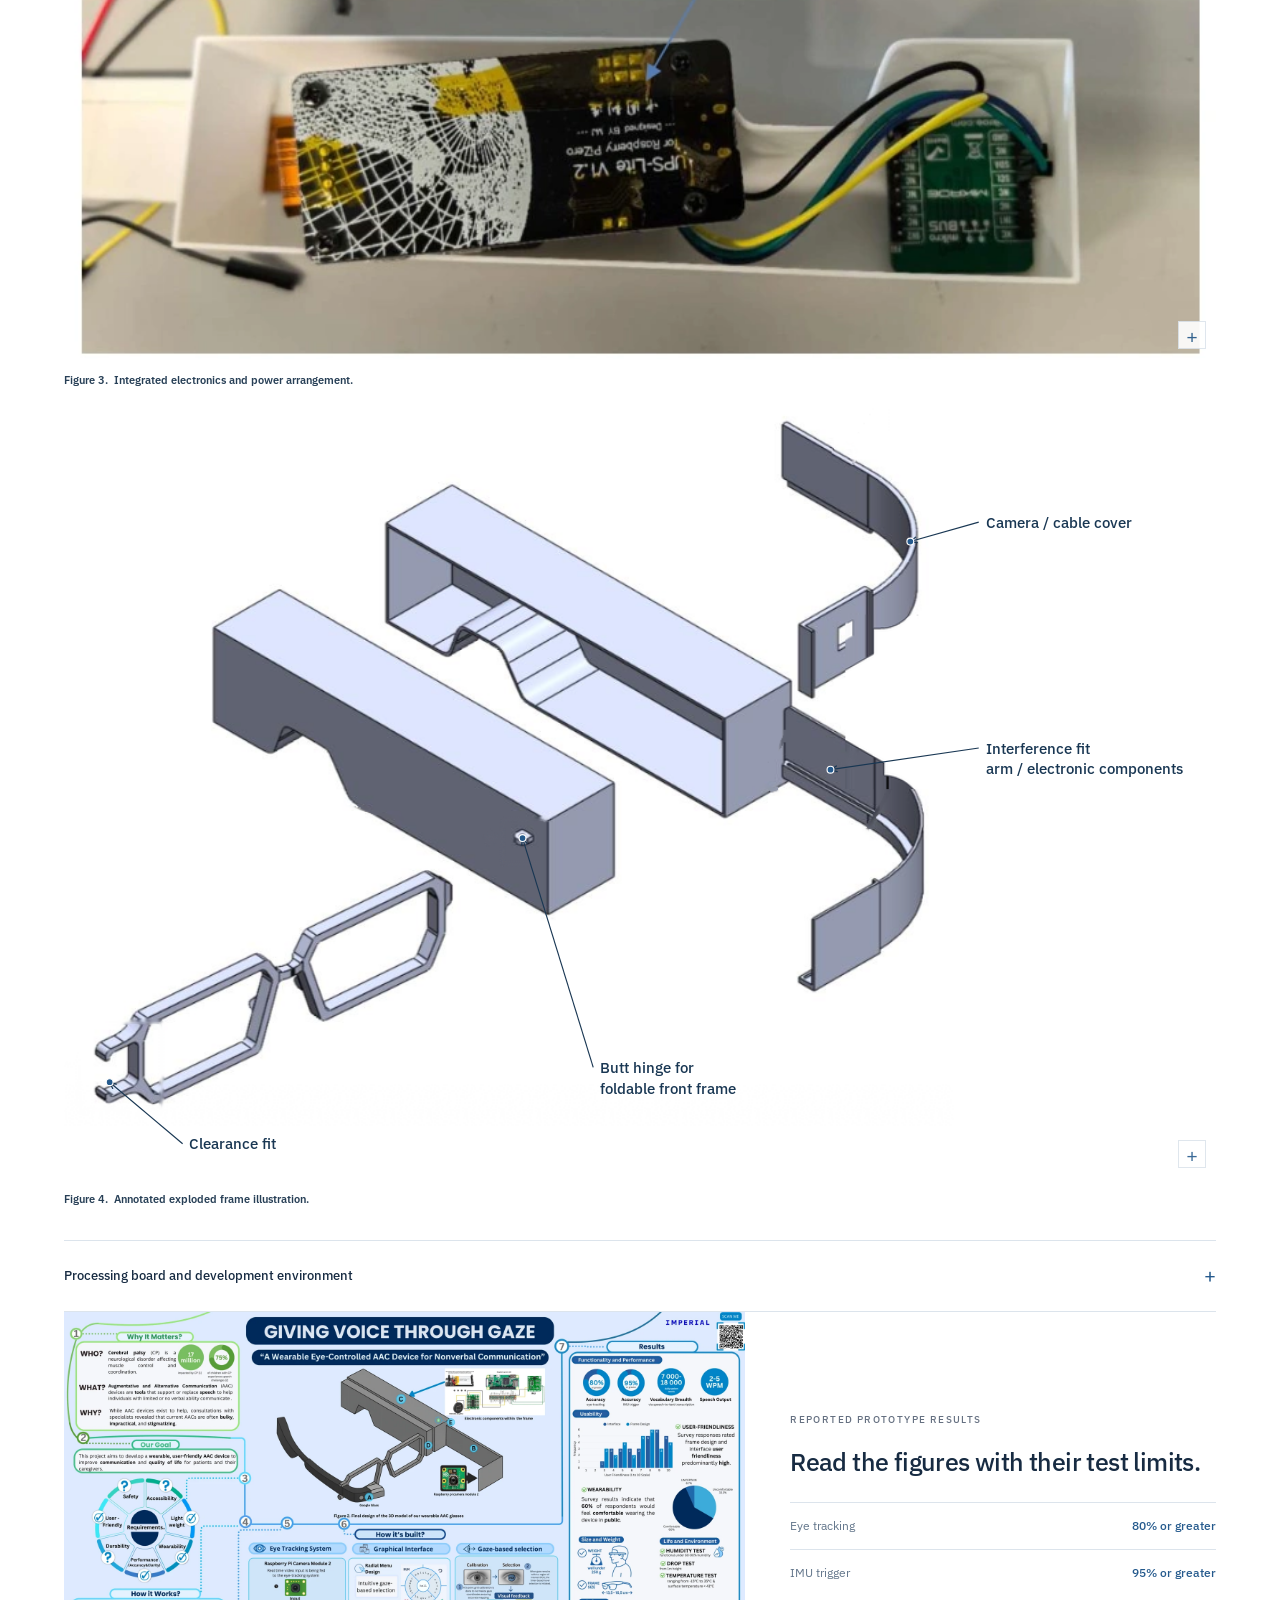
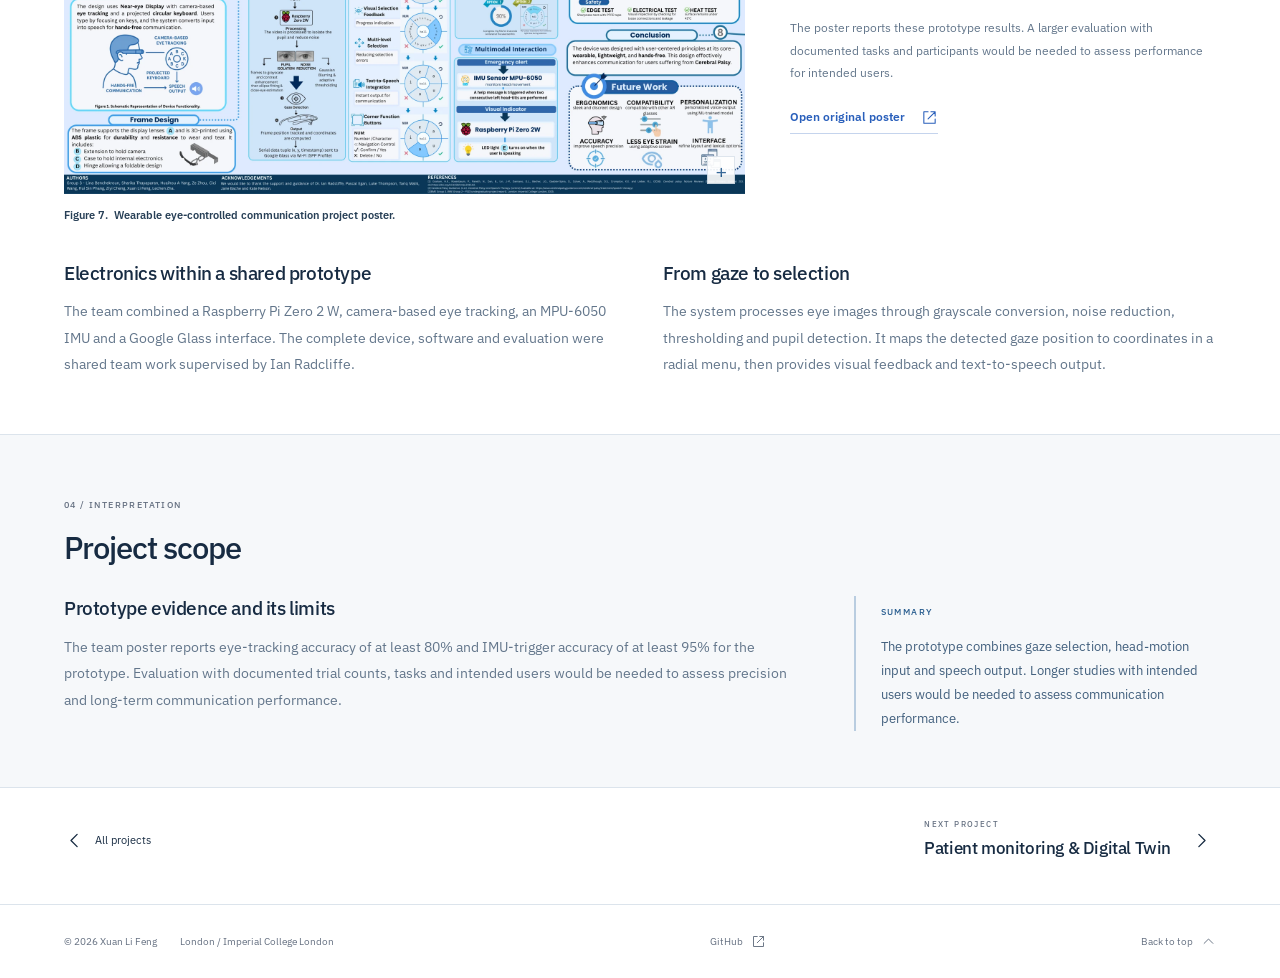
<file: wearable.html>
<!doctype html><html lang="en"><head><meta charset="utf-8"><meta name="viewport" content="width=device-width,initial-scale=1"><meta name="description" content="Xuan Li Feng — Biomedical engineering research in computational imaging, neural modelling and healthcare systems at Imperial College London."><meta name="theme-color" content="#17212e"><title>Wearable eye-controlled communication | Xuan Li Feng</title><link rel="stylesheet" href="style.css"><script src="app.js" defer></script><link rel="stylesheet" href="inner.css"><link rel="stylesheet" href="figure-viewer.css?v=videos2"><script src="inner.js?v=zoom-20261102" defer></script></head><body id="top" class="project-study"><a class="skip" href="#main">Skip to content</a><header><a class="brand" href="index.html" aria-label="Xuan Li Feng home"><span class="monogram">XLF</span><span>Xuan Li Feng<small>Biomedical engineering</small></span></a><nav aria-label="Main navigation"><a href="index.html#work">Projects</a><a href="index.html#about">About</a><a href="index.html#research">Research</a><a class="nav-cv" href="assets/Xuan-Li-Feng-CV.pdf" target="_blank" rel="noopener">CV <svg class="icon" viewBox="0 0 24 24" fill="none" stroke="currentColor" stroke-width="1.6" stroke-linecap="round" stroke-linejoin="round" aria-hidden="true"><path d="M14 4h6v6M20 4 10 14M10 4H4v16h16v-6"/></svg></a><a class="contact-link" href="mailto:xl4723@ic.ac.uk">Contact <svg class="icon" viewBox="0 0 24 24" fill="none" stroke="currentColor" stroke-width="1.6" stroke-linecap="round" stroke-linejoin="round" aria-hidden="true"><path d="m9 5 7 7-7 7"/></svg></a></nav></header><main id="main"><div class="study-page"><section class="study-masthead wrap"><a class="study-back" href="index.html#work"><svg class="icon back-icon" viewBox="0 0 24 24" fill="none" stroke="currentColor" stroke-width="1.6" stroke-linecap="round" stroke-linejoin="round" aria-hidden="true"><path d="m9 5 7 7-7 7"/></svg> Selected projects</a><div class="study-topline"><span class="eyebrow">Project 04 / Biomedical systems</span><span class="study-state">Team design project / electronics contribution</span></div><h1>Wearable eye-controlled communication</h1><p class="study-subtitle">Electronics and integration for gaze selection, head-motion input and speech output.</p><div class="study-metadata"><span><strong>Period</strong>2024 — 2025</span><span class="metadata-tools"><strong>Tools</strong><ul><li>PCB design</li><li>OpenCV</li><li>Raspberry Pi</li><li>IMU</li></ul></span></div></section><div class="wrap study-opening"><div><figure class="technical-figure hero-study-figure"><a href="assets/wearable-glasses-cover.webp" target="_blank" rel="noopener" aria-label="Open full figure: Original wearable CAD design showing the frame, Google Glass display and camera"><img src="assets/wearable-glasses-cover.webp" alt="Original wearable CAD design showing the frame, Google Glass display and camera" loading="eager"><span class="figure-zoom" aria-hidden="true"><svg width="16" height="16" viewBox="0 0 24 24" fill="none" stroke="currentColor" stroke-width="1.6"><path d="M14 4h6v6M20 4 10 14M10 4H4v16h16v-6"/></svg></span></a><figcaption><span class="caption-number">Figure 1.</span> <strong>Wearable communication-device design.</strong></figcaption></figure></div><aside class="study-key-results"><span class="eyebrow">Project in brief</span><div class="study-metric"><strong>Eye tracking</strong><span>Primary selection input</span><small>Raspberry Pi camera / OpenCV</small></div><div class="study-metric"><strong>MPU-6050</strong><span>Head-motion sensing</span><small>Emergency-alert interaction</small></div><div class="study-metric"><strong>Schematic + PCB</strong><span>Electronics design</span><small>Also poster and final report</small></div></aside></div><nav class="study-nav" aria-label="Project sections"><div class="wrap"><a class="current" href="#overview">Overview</a><a href="#system">Technical approach</a><a href="#evidence">Evidence & results</a><a href="#discussion">Interpretation</a></div></nav><section id="overview" class="wrap study-section study-overview"><div class="study-section-heading"><span class="eyebrow">01 / Overview</span><h2>The research question</h2></div><div class="study-overview-copy"><div class="study-question"><span class="eyebrow">Question</span><p>How can gaze tracking and head-motion input support selection and speech in a wearable communication device?</p></div><p>An integrated prototype linking camera-based gaze and head-motion input to a wearable selection interface and speech output.</p></div></section><section id="system" class="study-system"><div class="wrap study-section"><div class="study-section-header"><div><span class="eyebrow">02 / Technical approach</span><h2>Two input routes within one wearable system</h2></div><span class="diagram-tag">System / analysis architecture</span></div><figure class="technical-figure architecture-figure provided-diagram"><a href="assets/diagrams/wearable-3-system-pipeline.svg" target="_blank" rel="noopener" aria-label="Open full figure: Two input routes within one wearable system"><picture><source media="(max-width: 760px)" srcset="assets/diagrams/wearable-3-system-pipeline-mobile.svg" type="image/svg+xml"><img src="assets/diagrams/wearable-3-system-pipeline.svg" alt="Two input routes within one wearable system" loading="lazy"></picture><span class="figure-zoom" aria-hidden="true"><svg width="16" height="16" viewBox="0 0 24 24" fill="none" stroke="currentColor" stroke-width="1.6"><path d="M14 4h6v6M20 4 10 14M10 4H4v16h16v-6"/></svg></span></a><figcaption><span class="caption-number">Figure 2.</span> <strong>Wearable sensing, processing and interaction pipeline.</strong></figcaption></figure><div class="method-notes"><div><h3>Gaze pathway</h3><p>Camera processing estimates pupil position, maps gaze and transmits coordinates to a Google Glass radial-menu interface with selection feedback.</p></div><div><h3>Additional interaction</h3><p>The poster describes an IMU-triggered emergency alert and a speaking-status LED alongside text-to-speech output. The prototype is shared team work.</p></div></div></div></section><section id="evidence" class="wrap study-section"><div class="study-section-header"><div><span class="eyebrow">03 / Evidence & results</span><h2>What the work shows</h2></div><span class="diagram-tag">Prototype evidence</span></div><div class="media-heading"><h3>Assembled wearable electronics</h3></div><figure class="technical-figure "><a href="assets/wearable-hardware-assembly.webp" target="_blank" rel="noopener" aria-label="Open full figure: Top and underside photographs of the wearable hardware with labelled components."><img src="assets/wearable-hardware-assembly.webp" alt="Top and underside photographs of the wearable hardware with labelled components." loading="lazy"><span class="figure-zoom" aria-hidden="true"><svg width="16" height="16" viewBox="0 0 24 24" fill="none" stroke="currentColor" stroke-width="1.6"><path d="M14 4h6v6M20 4 10 14M10 4H4v16h16v-6"/></svg></span></a><figcaption><span class="caption-number">Figure 3.</span> <strong>Integrated electronics and power arrangement.</strong></figcaption></figure><figure class="technical-figure  provided-diagram"><a href="assets/diagrams/wearable-frame-exploded.svg" target="_blank" rel="noopener" aria-label="Open full figure: Annotated exploded view of the wearable frame and housing."><picture><source media="(max-width: 760px)" srcset="assets/diagrams/wearable-frame-exploded-mobile.svg" type="image/svg+xml"><img src="assets/diagrams/wearable-frame-exploded.svg" alt="Annotated exploded view of the wearable frame and housing." loading="lazy"></picture><span class="figure-zoom" aria-hidden="true"><svg width="16" height="16" viewBox="0 0 24 24" fill="none" stroke="currentColor" stroke-width="1.6"><path d="M14 4h6v6M20 4 10 14M10 4H4v16h16v-6"/></svg></span></a><figcaption><span class="caption-number">Figure 4.</span> <strong>Annotated exploded frame illustration.</strong></figcaption></figure><details class="source-figures"><summary>Processing board and development environment</summary><div class="evidence-pair"><figure class="technical-figure "><a href="assets/wearable-pi-components.webp" target="_blank" rel="noopener" aria-label="Open full figure: Raspberry Pi board with CPU, RAM and SD-card port labelled."><img src="assets/wearable-pi-components.webp" alt="Raspberry Pi board with CPU, RAM and SD-card port labelled." loading="lazy"><span class="figure-zoom" aria-hidden="true"><svg width="16" height="16" viewBox="0 0 24 24" fill="none" stroke="currentColor" stroke-width="1.6"><path d="M14 4h6v6M20 4 10 14M10 4H4v16h16v-6"/></svg></span></a><figcaption><span class="caption-number">Figure 5.</span> <strong>Processing-board component reference.</strong></figcaption></figure><figure class="technical-figure "><a href="assets/wearable-pi-development.webp" target="_blank" rel="noopener" aria-label="Open full figure: Raspberry Pi Zero 2 W and original SSH development screenshot."><img src="assets/wearable-pi-development.webp" alt="Raspberry Pi Zero 2 W and original SSH development screenshot." loading="lazy"><span class="figure-zoom" aria-hidden="true"><svg width="16" height="16" viewBox="0 0 24 24" fill="none" stroke="currentColor" stroke-width="1.6"><path d="M14 4h6v6M20 4 10 14M10 4H4v16h16v-6"/></svg></span></a><figcaption><span class="caption-number">Figure 6.</span> <strong>Raspberry Pi development environment.</strong></figcaption></figure></div></details><div class="poster-evidence"><div><figure class="technical-figure poster-figure"><a href="assets/aac-poster-current.webp" target="_blank" rel="noopener" aria-label="Open full figure: Giving Voice Through Gaze: complete original team design poster."><img src="assets/aac-poster-current.webp" alt="Giving Voice Through Gaze: complete original team design poster." loading="lazy"><span class="figure-zoom" aria-hidden="true"><svg width="16" height="16" viewBox="0 0 24 24" fill="none" stroke="currentColor" stroke-width="1.6"><path d="M14 4h6v6M20 4 10 14M10 4H4v16h16v-6"/></svg></span></a><figcaption><span class="caption-number">Figure 7.</span> <strong>Wearable eye-controlled communication project poster.</strong></figcaption></figure></div><div class="poster-notes"><span class="eyebrow">Reported prototype results</span><h3>Read the figures with their test limits.</h3><dl><div><dt>Eye tracking</dt><dd>80% or greater</dd></div><div><dt>IMU trigger</dt><dd>95% or greater</dd></div></dl><p>The poster reports these prototype results. A larger evaluation with documented tasks and participants would be needed to assess performance for intended users.</p><a class="text-link" href="assets/aac-poster-current.pdf" target="_blank" rel="noopener">Open original poster <svg class="icon" viewBox="0 0 24 24" fill="none" stroke="currentColor" stroke-width="1.6" stroke-linecap="round" stroke-linejoin="round" aria-hidden="true"><path d="M14 4h6v6M20 4 10 14M10 4H4v16h16v-6"/></svg></a></div></div><div class="findings-copy"><div class="study-prose"><h3>Electronics within a shared prototype</h3><p>The team combined a Raspberry Pi Zero 2 W, camera-based eye tracking, an MPU-6050 IMU and a Google Glass interface. The complete device, software and evaluation were shared team work supervised by Ian Radcliffe.</p></div><div class="study-prose"><h3>From gaze to selection</h3><p>The system processes eye images through grayscale conversion, noise reduction, thresholding and pupil detection. It maps the detected gaze position to coordinates in a radial menu, then provides visual feedback and text-to-speech output.</p></div></div></section><section id="discussion" class="study-discussion"><div class="wrap study-section"><div class="study-section-header"><div><span class="eyebrow">04 / Interpretation</span><h2>Project scope</h2></div></div><div class="discussion-grid"><div><div class="study-prose"><h3>Prototype evidence and its limits</h3><p>The team poster reports eye-tracking accuracy of at least 80% and IMU-trigger accuracy of at least 95% for the prototype. Evaluation with documented trial counts, tasks and intended users would be needed to assess precision and long-term communication performance.</p></div></div><aside><span class="eyebrow">Summary</span><p>The prototype combines gaze selection, head-motion input and speech output. Longer studies with intended users would be needed to assess communication performance.</p></aside></div></div></section><div class="wrap study-next"><a href="index.html#work"><svg class="icon back-icon" viewBox="0 0 24 24" fill="none" stroke="currentColor" stroke-width="1.6" stroke-linecap="round" stroke-linejoin="round" aria-hidden="true"><path d="m9 5 7 7-7 7"/></svg> All projects</a><a href="monitoring.html"><span class="eyebrow">Next project</span><strong>Patient monitoring & Digital Twin</strong><svg class="icon" viewBox="0 0 24 24" fill="none" stroke="currentColor" stroke-width="1.6" stroke-linecap="round" stroke-linejoin="round" aria-hidden="true"><path d="m9 5 7 7-7 7"/></svg></a></div></div></main><footer><span>© 2026 Xuan Li Feng<span class="footer-sub">London / Imperial College London</span></span><a href="https://github.com/xuan-lifeng" target="_blank" rel="noopener">GitHub <svg class="icon" viewBox="0 0 24 24" fill="none" stroke="currentColor" stroke-width="1.6" stroke-linecap="round" stroke-linejoin="round" aria-hidden="true"><path d="M14 4h6v6M20 4 10 14M10 4H4v16h16v-6"/></svg></a><a href="#top">Back to top <svg class="icon up-icon" viewBox="0 0 24 24" fill="none" stroke="currentColor" stroke-width="1.6" stroke-linecap="round" stroke-linejoin="round" aria-hidden="true"><path d="m9 5 7 7-7 7"/></svg></a></footer></body></html>
</file>
<file: style.css>
:root{--bg:#fff;--ink:#17212e;--muted:#657081;--line:#e0e5eb;--accent:#295fbb;--wash:#f2f5f8;--navy:#172b46}*{box-sizing:border-box}html{scroll-behavior:smooth;scroll-padding-top:110px}body{margin:0;background:var(--bg);color:var(--ink);font-family:Arial,Helvetica,sans-serif;font-size:16px;line-height:1.7;-webkit-font-smoothing:antialiased}a{color:inherit;text-decoration:none}button{font:inherit}.icon{display:inline-block;width:21px;height:21px;vertical-align:middle;flex-shrink:0;transition:transform .2s}.back-icon{transform:rotate(180deg)}.up-icon{transform:rotate(-90deg)}header{display:flex;align-items:center;justify-content:space-between;padding:23px 5%;position:sticky;top:0;z-index:20;background:rgba(255,255,255,.96);backdrop-filter:blur(14px);border-bottom:1px solid var(--line)}.brand{display:flex;align-items:center;gap:13px;font-size:17px;font-weight:600;letter-spacing:-.4px}.brand small{display:block;font-size:9px;letter-spacing:1.5px;text-transform:uppercase;color:var(--muted);font-weight:400;margin-top:1px}.monogram{display:grid;place-items:center;width:38px;height:38px;background:var(--navy);color:#fff;font-size:11px;letter-spacing:1px}.brand>span:last-child{line-height:1.5}nav{display:flex;align-items:center;gap:29px;font-size:12px}nav a:hover{color:var(--accent)}nav .icon{width:15px;height:15px}.nav-cv{display:flex;gap:7px;align-items:center}.contact-link{display:flex;align-items:center;gap:18px;border:1px solid var(--line);padding:8px 14px}.wrap{width:90%;max-width:1320px;margin:auto}.hero{padding-top:74px}.eyebrow{text-transform:uppercase;letter-spacing:1.7px;font-size:10px;font-weight:600;line-height:1.6;color:var(--muted)}.status-dot{display:inline-block;width:6px;height:6px;background:var(--accent);border-radius:50%;margin-right:9px;vertical-align:middle}.hero-grid{display:grid;grid-template-columns:2.35fr 1fr;gap:90px;align-items:center}h1,h2,h3,p{margin-top:0}h1{font-size:clamp(44px,4.9vw,72px);font-weight:500;line-height:1.1;letter-spacing:-3.8px;margin:29px 0 25px}h1 em{font-family:Georgia,'Times New Roman',serif;font-weight:400;font-style:italic;color:var(--accent);letter-spacing:-3px}h2{font-size:clamp(32px,3.1vw,46px);font-weight:500;line-height:1.18;letter-spacing:-1.7px;margin:20px 0}h3{font-size:23px;line-height:1.3;font-weight:500;letter-spacing:-.6px;margin:0 0 12px}p{color:var(--muted)}.intro{font-size:16px;line-height:1.8;max-width:580px}.actions{display:flex;gap:13px;margin-top:29px}.button{display:inline-flex;align-items:center;gap:22px;padding:13px 19px;font-size:12px;font-weight:600;border:1px solid var(--line);transition:background .2s}.primary{background:var(--navy);color:white;border-color:var(--navy)}.primary:hover{background:var(--accent)}.secondary:hover{background:var(--wash)}.button .icon{width:18px;height:18px}.button:hover .icon,.text-link:hover .icon{transform:translateX(3px)}.hero-note{border-left:2px solid var(--line);padding:0 0 0 27px;margin-top:30px}.hero-note h2{font-size:23px;letter-spacing:-.6px;margin:17px 0 12px;line-height:1.35}.hero-note p{font-size:13px}.mini-diagram{display:grid;gap:0;margin:20px 0}.mini-diagram span{font-size:10px;color:var(--muted);padding:5px 0 5px 16px;border-left:1px solid #b8cce7;position:relative}.mini-diagram span:before{content:'';position:absolute;left:-3px;top:12px;width:5px;height:5px;background:var(--accent);border-radius:50%}.text-link{display:inline-flex;align-items:center;gap:16px;font-size:12px;font-weight:600;color:var(--accent);border-bottom:1px solid #c5d4ed;padding:5px 0}.text-link .icon{width:17px;height:17px}.directions{display:flex;justify-content:space-between;align-items:center;gap:20px;margin-top:60px;padding:22px 0;border-block:1px solid var(--line);font-size:11px}.directions span:first-child{font-size:9px;letter-spacing:1.4px;text-transform:uppercase;color:var(--muted)}.section{padding-top:75px;padding-bottom:80px}.section-head{display:flex;justify-content:space-between;gap:70px;align-items:end;margin-bottom:34px}.section-head>p{max-width:365px;font-size:13px;line-height:1.8;margin:0 0 4px}.section-head h2{margin:17px 0 0}.filter-row{display:flex;align-items:center;justify-content:space-between;gap:15px;border-bottom:1px solid var(--line);padding-bottom:16px;margin-bottom:32px}.filters{display:flex;gap:4px;flex-wrap:wrap}.filters button{border:0;background:transparent;color:var(--muted);font-size:11px;padding:9px 13px;cursor:pointer}.filters button:hover{background:var(--wash)}.filters button.active{background:var(--navy);color:white}.filters small{font-size:9px;margin-left:10px;opacity:.6}.count{font-size:10px;margin:0;white-space:nowrap}.project-grid{display:grid;grid-template-columns:1fr 1fr;gap:48px 32px}.project[hidden]{display:none}.project{border-bottom:1px solid var(--line);padding-bottom:25px}.project-image{aspect-ratio:1.75;position:relative;background:var(--wash);overflow:hidden;display:flex;align-items:center;justify-content:center}.project-image img{width:90%;height:77%;object-fit:contain;transition:transform .35s}.project-image.nirf{background:#172b46}.project-image.nirf img{width:100%;height:100%;object-fit:cover}.project-image.wearable img{height:100%;width:100%;object-fit:cover;object-position:center 20%}.category{position:absolute;left:15px;top:15px;z-index:1;font-size:8px;letter-spacing:1.2px;text-transform:uppercase;background:white;padding:5px 10px;color:var(--ink)}.image-arrow{position:absolute;right:14px;bottom:14px;width:34px;height:34px;display:grid;place-items:center;background:white;color:var(--ink);border:1px solid var(--line)}.image-arrow .icon{width:18px;height:18px;transform:rotate(-45deg)}.project:hover .image-arrow{background:var(--navy);color:white;border-color:var(--navy)}.project:hover img{transform:scale(1.025)}.meta{display:flex;justify-content:space-between;gap:10px;font-size:9px;letter-spacing:.7px;text-transform:uppercase;color:var(--muted);margin:20px 0 11px}.project p{font-size:13px;line-height:1.8;margin-bottom:21px;max-width:95%}.card-foot{display:flex;justify-content:space-between;align-items:center;gap:12px}.tags{display:flex;gap:6px;flex-wrap:wrap}.tags span{font-size:9px;color:var(--muted);background:var(--wash);padding:3px 7px}.read-label{font-size:10px;white-space:nowrap;color:var(--accent);display:flex;gap:8px;align-items:center}.read-label .icon{width:16px;height:16px}.about-section{background:var(--wash);border-block:1px solid var(--line)}.about-grid{display:grid;grid-template-columns:1fr 1fr;gap:85px;margin-top:12px}.about-grid h2{margin-top:13px;font-size:40px}.about-copy{padding-top:12px}.about-copy p{font-size:14px;line-height:1.9}.education{display:grid;gap:5px;border-top:1px solid #d4dce6;padding-top:25px;margin-top:35px;font-size:11px;color:var(--muted)}.education strong{font-size:16px;color:var(--ink);margin-top:9px}.education+.text-link{margin-top:25px}.skills{margin-top:27px}.skills div{display:grid;grid-template-columns:145px 1fr;gap:15px;padding:16px 0;border-top:1px solid #d4dce6;font-size:11px}.skills strong{font-weight:600}.skills span{color:var(--muted)}.evidence-section{background:#f7f9fb;border-block:1px solid var(--line)}.report-grid{display:grid;grid-template-columns:repeat(3,1fr);gap:22px}.report-link{border:1px solid var(--line);padding:26px;background:white;display:flex;flex-direction:column}.report-link h3{margin-top:17px}.report-link p{font-size:12px;flex:1}.report-link>span:last-child{font-size:11px;color:var(--accent);margin-top:10px}.report-link:hover{border-color:var(--accent)}.poster-feature{display:grid;grid-template-columns:1.3fr 1fr;gap:70px;align-items:center;margin-top:65px}.poster-feature img{width:100%;max-height:460px;object-fit:contain}.poster-feature h3{font-size:34px;letter-spacing:-1.2px;margin-top:18px}.poster-feature p{font-size:13px}.poster-feature .text-link{margin-right:20px;margin-top:10px}.video-grid{display:grid;grid-template-columns:1fr 1fr;gap:25px}.video-grid figure{margin:0;border:1px solid var(--line)}video{width:100%;aspect-ratio:1.7;display:block;background:var(--navy);object-fit:contain}.video-grid figcaption{padding:18px}.video-grid figcaption strong{display:block;font-size:13px;color:var(--ink)}.video-grid figcaption span{display:block;font-size:10px;line-height:1.7;margin-top:8px}.video-grid .text-link{margin-top:10px}.publication{display:grid;grid-template-columns:1fr 1fr;gap:70px;padding:32px 0 0;border-top:1px solid var(--line)}.publication h3{font-size:24px;margin-top:17px;line-height:1.4}.publication p{font-size:13px}.publication-citation{border-left:1px solid var(--line);padding-left:40px}.contact-section{background:var(--navy);color:white;padding:70px 0}.contact-section .eyebrow{color:#99b3d7}.contact-grid{display:grid;grid-template-columns:1.2fr 1fr;gap:50px;align-items:center}.contact-section h2{font-size:49px;margin:20px 0}.contact-section p{font-size:13px;color:#b3c1d2}.contact-details{display:flex;align-items:start;flex-direction:column;gap:22px}.email{display:flex;align-items:center;gap:30px;font-size:27px;letter-spacing:-.8px;border-bottom:1px solid #56708c;padding-bottom:12px}.contact-details .text-link{color:#b7cee9;border-color:#56708c}.contact-details>span{font-size:11px;color:#a9bbcf}footer{display:flex;justify-content:space-between;align-items:center;padding:28px 5%;font-size:10px;color:var(--muted)}footer a{display:flex;align-items:center;gap:8px}footer .icon{width:15px;height:15px}.footer-sub{display:inline;margin-left:23px}.skip{position:fixed;top:-100px;left:20px;z-index:50;padding:10px;background:var(--navy);color:white}.skip:focus{top:10px}:focus-visible{outline:3px solid var(--accent);outline-offset:5px}.case-hero{padding-top:36px}.back{display:inline-flex;align-items:center;gap:10px;color:var(--muted);font-size:11px;margin-bottom:48px}.back .icon{width:17px;height:17px}.case-title{display:grid;grid-template-columns:2.2fr 1fr;gap:75px;align-items:center}.case-title h1{font-size:clamp(40px,4.6vw,65px);letter-spacing:-2.7px;line-height:1.13;margin:24px 0}.case-title dl{font-size:11px}.case-title dl div{display:grid;grid-template-columns:65px 1fr;gap:20px;border-top:1px solid var(--line);padding:14px 0}.case-title dt{color:var(--muted)}.case-title dd{margin:0}.case-desc{font-size:17px;line-height:1.8;max-width:850px}.resource-links{display:flex;gap:25px;flex-wrap:wrap}.resource-links:empty{display:none}.summary{display:grid;grid-template-columns:2fr 1fr;background:var(--wash);border-left:3px solid var(--accent);padding:30px 35px;gap:55px;margin:33px 0}.summary p{font-size:14px;line-height:1.85;margin:8px 0 15px;max-width:690px}.summary p:last-child{margin-bottom:0}.summary strong{font-size:11px}.result{border-left:1px solid #cfd9e6;padding-left:30px;display:flex;flex-direction:column;justify-content:center}.result strong{font-size:42px;font-weight:500;letter-spacing:-1.5px;line-height:1.2;margin-bottom:12px}.result span{font-size:11px;max-width:210px;color:var(--muted)}.pipeline-block{padding:17px 0 25px}.pipeline{display:grid;grid-template-columns:repeat(5,1fr);padding:0;margin:20px 0 0;list-style:none;gap:22px}.pipeline li{font-size:11px;border-top:1px solid #a9bdd8;padding-top:13px;position:relative}.pipeline li:before{content:'';position:absolute;top:-3px;left:0;background:var(--accent);width:5px;height:5px;border-radius:50%}.pipeline li span{display:block;font-size:9px;color:var(--muted);margin-bottom:5px}.case-figure{margin:20px 0 0}.case-figure img{width:100%;max-height:620px;object-fit:contain;background:var(--wash);padding:25px;display:block}.case-figure.nirf img{padding:0;background:var(--navy)}.case-figure.wearable img{max-height:950px}.case-figure figcaption{margin-top:11px;font-size:10px;color:var(--muted)}.case-content{display:grid;grid-template-columns:230px 1fr;gap:75px;margin-top:65px}.case-content aside{position:sticky;top:120px;align-self:start;border-top:1px solid var(--line);padding-top:20px}.case-content aside a{display:flex;gap:12px;margin-top:18px;font-size:11px;color:var(--muted);line-height:1.6}.case-content aside a:hover{color:var(--accent)}.case-content aside a span{font-size:9px;color:#91a0b3;padding-top:2px}.case-content article{max-width:850px}.case-content article>section{display:flex;gap:22px;padding-bottom:40px;margin-bottom:32px;border-bottom:1px solid var(--line)}.section-index{font-size:10px;color:var(--accent);padding-top:9px;min-width:20px}.case-content article h2{font-size:28px;line-height:1.3;margin:0 0 18px;letter-spacing:-.8px}.case-content article p{font-size:15px;line-height:1.95;margin:0}.case-content article .results-table,.case-content article .case-video{display:block}.results-table>p,.case-video>p{font-size:12px!important;margin-bottom:22px!important}.table-scroll{overflow-x:auto}table{width:100%;border-collapse:collapse;font-size:12px}th,td{text-align:left;border-bottom:1px solid var(--line);padding:14px 12px}th{font-weight:600;background:var(--wash);font-size:11px}td:last-child{color:var(--accent)}.case-video .video-grid{margin-top:20px}.case-video .video-grid{grid-template-columns:1fr}.case-bottom{padding:25px 0 50px;display:flex;justify-content:space-between;align-items:center;gap:35px}.case-bottom>a:first-child{display:flex;align-items:center;gap:10px;font-size:11px}.case-bottom>a:last-child{max-width:55%;display:grid;grid-template-columns:1fr 30px;column-gap:25px}.case-bottom .eyebrow{grid-column:1}.case-bottom strong{font-weight:500;font-size:19px;line-height:1.5;margin-top:8px}.case-bottom>a:last-child>.icon{grid-column:2;grid-row:1/3;align-self:center}
@media(max-width:1050px){.hero-grid{gap:40px;grid-template-columns:2fr 1fr}h1{font-size:54px}.hero-note{padding-left:22px}.hero-note h2{font-size:21px}nav{gap:20px}.case-title{gap:35px}.about-grid{gap:45px}.skills div{grid-template-columns:1fr;gap:5px}.read-label{display:none}.case-content{grid-template-columns:190px 1fr;gap:40px}.email{font-size:23px}.directions{gap:13px;font-size:10px}}
@media(max-width:760px){header{padding:17px 5%;align-items:center}.brand{font-size:15px;gap:9px}.brand small{font-size:8px;letter-spacing:.8px}.monogram{width:33px;height:33px;font-size:9px}nav{gap:17px;font-size:11px}.contact-link,.nav-cv{display:none}.hero{padding-top:44px}.hero>.eyebrow{font-size:8px;letter-spacing:1.1px}.hero-grid{grid-template-columns:1fr;gap:30px}h1{font-size:clamp(39px,7.3vw,56px);letter-spacing:-2px;line-height:1.13;margin:23px 0}h1 em{letter-spacing:-1.8px}.intro{font-size:14px}.actions{gap:9px}.button{font-size:10px;padding:12px 13px;gap:12px}.button .icon{width:17px;height:17px}.hero-note{margin:0;padding-left:20px}.hero-note h2{font-size:22px;margin-top:10px}.hero-note p{max-width:350px}.mini-diagram{display:flex;gap:15px;flex-wrap:wrap;margin:15px 0}.mini-diagram span{font-size:9px}.directions{display:grid;grid-template-columns:1fr 1fr;gap:13px;padding:22px 0;margin-top:35px;font-size:10px}.directions span:first-child{grid-column:1/-1;font-size:8px}.section{padding-top:48px;padding-bottom:50px}h2{font-size:33px;letter-spacing:-1.3px}.section-head{display:block;margin-bottom:25px}.section-head>p{font-size:12px;margin-top:19px;max-width:100%}.filter-row{display:block;padding-bottom:15px}.filters{gap:3px}.filters button{font-size:10px;padding:8px 10px}.count{margin-top:13px}.project-grid{grid-template-columns:1fr;gap:32px}.project-image{aspect-ratio:1.55}.project h3{font-size:23px}.project p{font-size:13px}.meta{font-size:8px;letter-spacing:.4px}.read-label{display:flex;font-size:9px}.tags span{font-size:8px}.about-grid{grid-template-columns:1fr;gap:27px}.about-grid h2{font-size:33px}.about-copy p{font-size:14px}.education{margin-top:25px}.skills div{grid-template-columns:1fr;gap:5px}.publication{grid-template-columns:1fr;gap:30px;padding-top:25px}.publication h3{font-size:23px}.publication-citation{border-left:0;padding-left:0;border-top:1px solid var(--line);padding-top:25px}.contact-section{padding:50px 0}.contact-grid{grid-template-columns:1fr;gap:25px}.contact-section h2{font-size:40px}.email{font-size:24px}.contact-details{gap:16px}footer{flex-wrap:wrap;gap:23px;font-size:9px}.footer-sub{display:block;margin-left:0;margin-top:5px}.case-hero{padding-top:25px}.back{margin-bottom:30px}.case-title{grid-template-columns:1fr;gap:0}.case-title h1{font-size:40px;letter-spacing:-1.8px}.case-title dl{margin-bottom:20px}.case-desc{font-size:15px}.summary{grid-template-columns:1fr;padding:23px;gap:20px}.summary p{font-size:13px}.result{border-left:0;border-top:1px solid #cfd9e6;padding:20px 0 0}.result strong{font-size:34px}.result span{max-width:none}.pipeline{grid-template-columns:1fr 1fr;gap:18px}.pipeline li{font-size:10px}.case-figure img{padding:12px}.case-content{grid-template-columns:1fr;gap:35px;margin-top:35px}.case-content aside{position:static;padding-bottom:25px;border-bottom:1px solid var(--line)}.case-content aside a{font-size:11px;margin-top:12px}.case-content article>section{gap:14px;padding-bottom:30px;margin-bottom:25px}.case-content article h2{font-size:25px}.case-content article p{font-size:14px}.case-bottom{align-items:start}.case-bottom strong{font-size:15px}.case-bottom>a:last-child{max-width:60%;column-gap:10px}.case-bottom .eyebrow{font-size:8px}.report-grid,.poster-feature,.video-grid{grid-template-columns:1fr}.poster-feature{gap:30px;margin-top:35px}.report-link{padding:24px}.resource-links{gap:15px}.case-content article section:has(>.text-link){display:block}}
@media(prefers-reduced-motion:reduce){html{scroll-behavior:auto}*{transition:none!important}}
/* Typography and prose revision */
body{font-family:'Helvetica Neue',Helvetica,Arial,sans-serif}h1,h2,h3,.hero-note h2,.about-grid h2,.publication h3,.result strong{font-family:Georgia,'Times New Roman',serif;font-weight:400;letter-spacing:-.6px}h1{font-size:clamp(43px,4.6vw,66px);line-height:1.17;letter-spacing:-1.5px;max-width:850px}.hero-grid{grid-template-columns:2.2fr 1fr}.section-head h2{font-size:40px;line-height:1.2}.project h3{font-size:25px;letter-spacing:-.3px}.project h3 a:hover{color:var(--accent)}.project p{font-size:14px;line-height:1.7}.project-image.instrumentation{background:#f7f8fa}.project-image.instrumentation img{width:100%;height:100%;object-fit:contain}.project-image.video-card{background:#0e1825;aspect-ratio:1.75}.project-image.video-card video{width:100%;height:100%;aspect-ratio:auto;object-fit:contain}.project .media-credit{font-size:9px;line-height:1.5;margin:8px 0 0;max-width:100%;color:#748193}.project-image.video-card+.media-credit+.meta{margin-top:13px}.case-title h1{font-size:clamp(39px,4.2vw,60px);letter-spacing:-1px}.case-desc{font-size:16px}.research-question{border-top:1px solid var(--line);padding:23px 0 0;margin-top:28px;max-width:900px}.research-question p{font-family:Georgia,'Times New Roman',serif;font-size:20px;line-height:1.5;color:var(--ink);margin:10px 0 0}.summary{padding:23px 28px;margin-top:28px;background:#fafbfc;border-left:1px solid #b8c4d0}.summary p{font-size:13px}.result strong{font-size:33px}.case-content article>section{display:block;padding-bottom:30px;margin-bottom:30px;border-bottom:0}.case-content article h2{font-family:Georgia,'Times New Roman',serif;font-size:29px;font-weight:400;letter-spacing:-.2px;line-height:1.35;margin-bottom:16px}.case-content article p{font-family:Georgia,'Times New Roman',serif;font-size:17px;line-height:1.85;color:#475463}.case-content aside a{font-size:11px;line-height:1.7}.case-content article .bench-figures{display:block;border-top:1px solid var(--line);padding-top:25px}.bench-grid{display:grid;grid-template-columns:1fr 1fr;gap:20px}.bench-grid figure{margin:0}.bench-grid img{width:100%;height:200px;object-fit:contain;background:var(--wash)}.bench-grid figcaption{font-size:10px;color:var(--muted);margin-top:8px;line-height:1.6}.case-content .resource-links .text-link{font-family:Arial,sans-serif}.case-figure.instrumentation img{padding:0;background:#f7f8fa;max-height:850px}.case-video p{font-family:Arial,sans-serif!important}.case-bottom strong{font-family:Georgia,'Times New Roman',serif;font-size:20px}.contact-section h2{font-size:47px}.case-content{gap:70px;grid-template-columns:230px 1fr}.case-content article{max-width:780px}
@media(max-width:760px){.hero-grid{grid-template-columns:1fr}h1{font-size:42px;letter-spacing:-.8px}.section-head h2{font-size:33px}.project h3{font-size:25px}.case-title h1{font-size:39px}.research-question p{font-size:19px}.case-content{grid-template-columns:1fr;gap:30px}.case-content article h2{font-size:26px}.case-content article p{font-size:16px;line-height:1.85}.bench-grid{grid-template-columns:1fr}.project-image.video-card{aspect-ratio:1.5}.case-content aside{display:none}.contact-section h2{font-size:38px}.case-figure.instrumentation{overflow-x:auto}.case-figure.instrumentation img{min-width:700px}.case-figure.instrumentation figcaption{min-width:0}}

.case-content .video-grid figcaption p{font-family:Arial,sans-serif}.case-content .bench-figures h2{margin-bottom:22px}.project a{transition:color .15s}.project .video-card:focus-within{outline:2px solid var(--accent);outline-offset:3px}
/* Source media supplied by the author */
.project-image.wearable img,.project-image.monitoring img{width:100%;height:100%;object-fit:contain;object-position:center}.project-image.wearable{background:#dce9fa}.project-image.instrumentation img{width:94%;height:88%;object-fit:contain}.project-image.monitoring{background:#f8f9fc}.case-figure.monitoring img{padding:0;background:#f8f9fc}.case-figure.wearable img{padding:0;max-height:1050px}.bench-grid img{height:230px}
@font-face{font-family:'IBM Plex Sans';font-style:normal;font-weight:400;font-display:swap;src:url('assets/fonts/ibm-plex-sans-400.ttf') format('truetype')}@font-face{font-family:'IBM Plex Sans';font-style:normal;font-weight:500;font-display:swap;src:url('assets/fonts/ibm-plex-sans-500.ttf') format('truetype')}@font-face{font-family:'IBM Plex Sans';font-style:normal;font-weight:600;font-display:swap;src:url('assets/fonts/ibm-plex-sans-600.ttf') format('truetype')}
body,button,h1,h2,h3,.hero-note h2,.about-grid h2,.publication h3,.result strong,.case-content article p{font-family:'IBM Plex Sans',Arial,sans-serif}h1{font-weight:500;letter-spacing:-1.8px}h2,h3{font-weight:500;letter-spacing:-.65px}.brand{font-weight:600}.eyebrow{letter-spacing:1.4px;font-weight:500}.status-rule{display:inline-block;width:16px;height:2px;background:var(--accent);vertical-align:middle;margin-right:10px}.mini-diagram span:before{width:5px;height:2px;left:-3px;border-radius:0}.image-arrow .icon{transform:none;width:17px;height:17px}.image-arrow{width:32px;height:32px;border-color:#cdd8e3}.icon{stroke-width:1.5}.button{font-weight:500}.tags span{border:1px solid #e1e7ed;background:#f8fafc}.project-image.monitoring img{object-fit:contain;width:100%;height:100%}.project h3{font-weight:500;font-size:24px}.meta{letter-spacing:.3px}.directions span:first-child{letter-spacing:.8px}

/* Preserve the complete scientific video frame on white. */
.project-image.video-card{background:#fff;aspect-ratio:1156/720;border:0}.project-image.video-card video{background:#fff;object-fit:contain}.project-image.nirf{background:#fff}

.project-image.wearable{background:#fff}.project-image.sspi{background:#fff}.project-image.sspi img{width:96%;height:90%}
.project-image.internship{background:white}.project-image.internship img{width:100%;height:100%;object-fit:contain}
</file>
<file: inner.css>
/* Technical project studies. Homepage styling is intentionally separate. */
.project-study{--study-ink:#172b42;--study-muted:#63768b;--study-accent:#255a8d;--study-line:#dce4ec;--study-wash:#f4f7fa;color:var(--study-ink)}.project-study main{font-family:'Helvetica Neue',Helvetica,Arial,sans-serif}.project-study h1,.project-study h2,.project-study h3{font-family:'Helvetica Neue',Helvetica,Arial,sans-serif;letter-spacing:-.6px;color:var(--study-ink);font-weight:500}.project-study .wrap{max-width:1300px}.project-study p{color:var(--study-muted)}.project-study section[id]{scroll-margin-top:155px}.study-masthead{padding-top:28px;padding-bottom:26px}.study-back{display:inline-flex;align-items:center;gap:10px;font-size:11px;color:var(--study-muted);margin-bottom:25px}.study-back .icon{width:16px;height:16px}.study-topline{display:flex;justify-content:space-between;align-items:center;gap:20px}.study-state{font-size:10px;color:#416480;background:#edf3f8;padding:5px 10px}.study-masthead h1{font-size:clamp(34px,3.6vw,49px);letter-spacing:-1.5px;line-height:1.13;margin:17px 0 14px;max-width:960px}.study-subtitle{font-size:15px;line-height:1.7;max-width:900px;margin:0 0 19px}.study-metadata{display:flex;gap:30px;font-size:10px;border-top:1px solid var(--study-line);padding-top:15px;color:var(--study-muted)}.study-metadata>span{display:flex;gap:13px}.study-metadata strong{color:var(--study-ink);font-weight:600}.study-opening{display:grid;grid-template-columns:minmax(0,2.7fr) minmax(230px,1fr);gap:24px;padding-bottom:35px}.technical-figure{margin:0;min-width:0}.technical-figure>a{position:relative;display:flex;align-items:center;justify-content:center;background:white;overflow:hidden;border:1px solid var(--study-line)}.technical-figure img{display:block;width:100%;object-fit:contain}.technical-figure figcaption{font-size:10px;line-height:1.65;color:var(--study-muted);margin-top:9px;max-width:100%}.figure-zoom{position:absolute;bottom:10px;right:10px;display:grid;place-items:center;width:28px;height:28px;background:white;border:1px solid var(--study-line);color:var(--study-accent);font-family:Arial;font-size:19px;opacity:.9}.technical-figure>a:hover .figure-zoom{background:var(--study-accent);color:white}.hero-study-figure>a{height:350px;background:var(--study-wash)}.hero-study-figure img{width:100%;height:100%;object-fit:contain}.study-key-results{border:1px solid var(--study-line);padding:23px 25px;background:#fbfcfd;align-self:start}.study-key-results>.eyebrow{font-size:8px;letter-spacing:1.4px}.study-metric{padding:18px 0;border-bottom:1px solid var(--study-line)}.study-metric:last-child{border-bottom:0;padding-bottom:0}.study-metric strong{display:block;font-size:25px;font-weight:500;letter-spacing:-.7px;line-height:1.2;margin-bottom:7px}.study-metric span{display:block;font-size:11px;color:var(--study-ink);line-height:1.5}.study-metric small{display:block;font-size:9px;color:var(--study-muted);line-height:1.5;margin-top:3px}.study-nav{position:sticky;top:84px;z-index:15;border-block:1px solid var(--study-line);background:rgba(255,255,255,.97);backdrop-filter:blur(10px)}.study-nav>.wrap{display:flex;gap:30px;align-items:center}.study-nav a{font-size:11px;color:var(--study-muted);padding:16px 0 13px;border-bottom:2px solid transparent}.study-nav a.current,.study-nav a:hover{color:var(--study-accent);border-color:var(--study-accent)}.study-section{padding-top:54px;padding-bottom:56px}.study-overview{display:grid;grid-template-columns:1fr 2fr;gap:75px}.study-section-heading h2{font-size:30px;line-height:1.24;margin:15px 0 0;letter-spacing:-1px}.study-overview-copy>p{font-size:14px;line-height:1.85;max-width:800px}.study-question{margin-bottom:20px}.study-question .eyebrow{font-size:9px;color:var(--study-accent)}.study-question p{font-size:20px;line-height:1.5;color:var(--study-ink);margin:8px 0 0;max-width:800px}.contribution-line{display:grid;grid-template-columns:120px 1fr;gap:18px;border-top:1px solid var(--study-line);padding-top:18px;font-size:12px}.contribution-line strong{font-weight:600}.contribution-line p{font-size:12px;line-height:1.8;margin:0}.study-system{background:var(--study-wash);border-block:1px solid var(--study-line)}.study-section-header{display:flex;align-items:end;justify-content:space-between;gap:35px;margin-bottom:28px}.study-section-header h2{font-size:31px;line-height:1.25;margin:13px 0 0;letter-spacing:-1px;max-width:830px}.study-section-header .eyebrow{font-size:9px}.diagram-tag{font-size:9px;color:var(--study-muted);white-space:nowrap;padding:5px 0}.architecture-figure>a{background:var(--study-wash);border-color:#d7e1eb}.architecture-figure img{width:100%;height:auto}.method-notes{display:grid;grid-template-columns:1fr 1fr;gap:55px;margin-top:27px}.method-notes h3{font-size:16px;letter-spacing:-.2px;margin-bottom:10px}.method-notes p{font-size:12px;line-height:1.85;margin:0}.chart-figure img{max-height:420px}.chart-figure>a{background:#fff}.protocol-strip{display:grid;grid-template-columns:repeat(3,1fr);gap:0;border:1px solid var(--study-line);margin-top:25px;background:#fbfcfd}.protocol-strip>div{padding:20px 25px;border-right:1px solid var(--study-line)}.protocol-strip>div:last-child{border:0}.protocol-strip span{font-size:9px;letter-spacing:.9px;text-transform:uppercase;color:var(--study-muted)}.protocol-strip strong{display:block;font-weight:500;font-size:26px;margin-top:5px}.protocol-strip small{font-size:10px;color:var(--study-muted)}.findings-copy{display:grid;grid-template-columns:1fr 1fr;gap:27px 45px;margin-top:35px}.findings-copy>.study-prose:first-child:last-child{grid-column:1/-1}.study-prose h3{font-size:19px;letter-spacing:-.4px;line-height:1.35;margin:0 0 12px}.study-prose p{font-size:14px;line-height:1.9;margin:0}.findings-copy>.study-prose:last-child:nth-child(odd){grid-column:1/-1;max-width:900px}.study-discussion{background:#f6f8fa;border-block:1px solid var(--study-line)}.discussion-grid{display:grid;grid-template-columns:2fr 1fr;gap:65px}.discussion-grid aside{border-left:2px solid #b9cde0;padding-left:25px;align-self:start}.discussion-grid aside .eyebrow{font-size:9px;color:var(--study-accent)}.discussion-grid aside p{font-size:13px;line-height:1.85;color:#415f7d;margin:12px 0 0}.study-next{display:flex;justify-content:space-between;gap:35px;align-items:center;padding-top:30px;padding-bottom:42px}.study-next>a:first-child{font-size:11px;display:flex;align-items:center;gap:10px}.study-next>a:last-child{display:grid;grid-template-columns:1fr 25px;column-gap:20px;max-width:55%}.study-next .eyebrow{font-size:8px;grid-column:1}.study-next strong{font-size:17px;letter-spacing:-.4px;font-weight:500;line-height:1.5;grid-column:1;margin-top:5px}.study-next>a:last-child>.icon{grid-column:2;grid-row:1/3;align-self:center}.evidence-pair{display:grid;grid-template-columns:1.5fr 1fr;gap:40px;align-items:center;margin-top:28px}.evidence-pair img{max-height:370px}.interpretation-note{padding:10px 0}.interpretation-note>.eyebrow{font-size:9px}.interpretation-note h3{font-size:22px;line-height:1.3;margin:12px 0}.interpretation-note p{font-size:13px;line-height:1.9}.media-heading{border-top:1px solid var(--study-line);padding-top:30px;margin-top:35px}.media-heading h3{font-size:23px;margin:0 0 10px}.media-heading p{font-size:11px;line-height:1.8;max-width:800px;margin-bottom:22px}.project-study .video-grid video{aspect-ratio:1.7}.project-study .video-grid figure{background:#fff}.project-study .video-grid figcaption{padding:16px}.project-study .video-grid .text-link{margin-top:10px}.poster-evidence{display:grid;grid-template-columns:1.6fr 1fr;gap:45px;align-items:center}.poster-figure img{max-height:650px}.poster-notes h3{font-size:25px;line-height:1.35;margin:14px 0 23px}.poster-notes dl{margin:0 0 20px}.poster-notes dl>div{display:flex;justify-content:space-between;gap:25px;font-size:12px;padding:13px 0;border-block-start:1px solid var(--study-line)}.poster-notes dt{color:var(--study-muted)}.poster-notes dd{margin:0;color:var(--study-accent);font-weight:500}.poster-notes p{font-size:12px;line-height:1.9}.poster-notes .text-link{margin-top:5px}.lab-gallery{display:grid;grid-template-columns:1fr 1fr;gap:25px}.lab-gallery .technical-figure>a{height:280px;background:var(--study-wash)}.lab-gallery img{height:100%;max-width:100%;object-fit:contain}.stripboard-figure{max-width:900px;margin:30px auto 0}.stripboard-figure img{max-height:430px;padding:20px}.project-study footer{border-top:1px solid var(--study-line)}
@media(min-width:1500px){.study-masthead{padding-top:32px}.hero-study-figure>a{height:390px}.study-masthead h1{font-size:52px}.study-key-results{padding:25px 28px}.study-metric{padding:21px 0}}
@media(max-width:1000px){.study-opening{grid-template-columns:minmax(0,2.4fr) minmax(200px,1fr);gap:18px}.hero-study-figure>a{height:320px}.study-metric strong{font-size:22px}.study-key-results{padding:20px}.study-overview{gap:40px;grid-template-columns:1fr 1.8fr}.study-section-heading h2{font-size:27px}.study-section-header h2{font-size:28px}.diagram-tag{display:none}.evidence-pair,.poster-evidence{gap:25px}.study-nav{top:84px}.study-metadata{gap:20px;flex-wrap:wrap}.study-state{font-size:9px}.discussion-grid{gap:35px}.method-notes{gap:30px}}
@media(max-width:760px){.study-masthead{padding-top:22px;padding-bottom:20px}.study-back{margin-bottom:22px;font-size:10px}.study-topline{display:block}.study-topline>.eyebrow{font-size:8px}.study-state{display:inline-block;font-size:8px;margin-top:10px}.study-masthead h1{font-size:33px;letter-spacing:-.9px;margin:15px 0 12px;line-height:1.17}.study-subtitle{font-size:13px;line-height:1.7}.study-metadata{font-size:9px;gap:9px;padding-top:12px}.study-metadata>span{display:block}.study-metadata strong{display:inline-block;margin-right:10px}.study-opening{grid-template-columns:1fr;gap:17px;padding-bottom:25px}.hero-study-figure>a{height:auto;min-height:200px;max-height:330px}.hero-study-figure img{max-height:330px;height:auto;min-height:180px}.technical-figure figcaption{font-size:9px}.study-key-results{display:grid;grid-template-columns:repeat(3,1fr);padding:15px 0;gap:0}.study-key-results>.eyebrow{grid-column:1/-1;padding:0 15px;font-size:8px;margin-bottom:13px}.study-metric{border:0;border-right:1px solid var(--study-line);padding:0 12px!important;min-width:0}.study-metric:last-child{border:0}.study-metric strong{font-size:18px;letter-spacing:-.5px;overflow-wrap:anywhere}.study-metric span{font-size:9px;line-height:1.5}.study-metric small{font-size:8px;line-height:1.5}.study-nav{top:76px}.study-nav>.wrap{gap:20px;overflow-x:auto;white-space:nowrap}.study-nav a{font-size:9px;padding:13px 0 10px}.project-study section[id]{scroll-margin-top:135px}.study-section{padding-top:35px;padding-bottom:38px}.study-overview{grid-template-columns:1fr;gap:23px}.study-section-heading h2{font-size:27px;line-height:1.2}.study-section-heading h2 br{display:none}.study-question p{font-size:18px;line-height:1.55}.study-overview-copy>p{font-size:13px}.contribution-line{grid-template-columns:1fr;gap:8px}.contribution-line p{font-size:11px}.study-section-header{margin-bottom:22px}.study-section-header h2{font-size:27px;line-height:1.25}.study-section-header .eyebrow{font-size:8px}.architecture-figure>a{overflow-x:auto;justify-content:start}.architecture-figure img{min-width:760px;max-width:none}.architecture-figure figcaption:after{content:' Swipe the diagram to inspect all stages.'}.method-notes{grid-template-columns:1fr;gap:22px;margin-top:24px}.method-notes h3{font-size:16px}.method-notes p{font-size:12px}.chart-figure>a{overflow-x:auto;justify-content:start}.chart-figure img{min-width:680px;max-width:none;max-height:none}.protocol-strip>div{padding:15px 13px}.protocol-strip span{font-size:8px}.protocol-strip strong{font-size:22px}.protocol-strip small{font-size:9px;line-height:1.5;display:block}.findings-copy{grid-template-columns:1fr;gap:27px;margin-top:28px}.study-prose h3{font-size:19px}.study-prose p{font-size:13px;line-height:1.9}.discussion-grid{grid-template-columns:1fr;gap:27px}.discussion-grid aside{padding-left:19px}.discussion-grid aside p{font-size:12px}.study-next{align-items:start;padding-top:25px;padding-bottom:30px}.study-next>a:first-child{font-size:10px}.study-next strong{font-size:14px}.study-next>a:last-child{max-width:58%;column-gap:10px}.study-next .eyebrow{font-size:7px}.study-next .icon{width:17px;height:17px}.evidence-pair,.poster-evidence{grid-template-columns:1fr;gap:23px}.poster-notes h3{font-size:23px}.media-heading h3{font-size:22px}.project-study .video-grid{grid-template-columns:1fr}.lab-gallery{grid-template-columns:1fr;gap:25px}.lab-gallery .technical-figure>a{height:250px}.stripboard-figure img{padding:10px}.study-question .eyebrow{font-size:8px}}
.project-study main,.project-study h1,.project-study h2,.project-study h3{font-family:'IBM Plex Sans',Arial,sans-serif}.study-masthead h1{font-weight:500;letter-spacing:-1.2px}.study-metric strong{font-weight:500;font-size:24px;letter-spacing:-.6px}.study-metric small{font-size:10px}.study-metadata .metadata-tools{display:flex;align-items:center;gap:12px}.metadata-tools ul{display:flex;flex-wrap:wrap;gap:6px;margin:0;padding:0;list-style:none}.metadata-tools li{font-size:9px;padding:3px 8px;border:1px solid #dce4ed;background:#f8fafc;line-height:1.4}.plot-downloads{display:flex;align-items:center;gap:22px;flex-wrap:wrap;padding:15px 0;border-bottom:1px solid var(--study-line)}.plot-downloads>span{font-size:10px;color:var(--study-muted)}.plot-downloads .text-link{font-size:11px}.prediction-figure img{min-height:220px;max-height:420px}.gain-figure img{max-height:760px}.source-figures{margin-top:30px;border-block:1px solid var(--study-line);padding:18px 0}.source-figures summary{font-size:13px;cursor:pointer;font-weight:500;list-style:none;display:flex;align-items:center;justify-content:space-between;gap:20px}.source-figures summary::-webkit-details-marker{display:none}.source-figures summary:after{content:'+';font-size:20px;font-weight:400;color:var(--study-accent)}.source-figures[open] summary:after{content:'−'}.source-gallery{display:grid;gap:30px;margin-top:25px}.source-gallery img{max-height:700px}.hero-study-figure img{background:white}.study-nav a{font-weight:500}.figure-zoom svg{stroke-width:1.5}
@media(max-width:760px){.study-metric strong{font-size:17px}.study-metric small{font-size:9px}.study-metadata .metadata-tools{align-items:start}.metadata-tools ul{gap:4px}.metadata-tools li{font-size:8px;padding:2px 6px}.prediction-figure>a{overflow-x:auto;justify-content:start}.prediction-figure img{min-width:750px;max-width:none;min-height:0}.plot-downloads{gap:12px}.gain-figure img{max-height:none}.study-masthead h1{letter-spacing:-.7px}}
.encoding-methods{margin-top:32px;border-top:1px solid #d5e0ea;padding-top:7px}.encoding-methods .media-heading{border:0;margin-top:0;padding-top:20px}.encoding-table{background:#fff;font-size:12px}.encoding-table th{background:#eaf0f6;font-size:10px;letter-spacing:.3px}.encoding-table td{vertical-align:top;color:#536b82;line-height:1.75}.encoding-table td:first-child{font-weight:500;white-space:nowrap;color:#193753}.encoding-table td:last-child{color:#536b82}.encoding-equations{display:grid;grid-template-columns:1fr 1.4fr;gap:24px;margin-top:24px}.encoding-equations>div{padding:20px 25px;background:#fff;border:1px solid #d8e2eb}.encoding-equations math{font-size:23px;min-height:60px;display:flex;align-items:center;justify-content:center;color:#203a55}.encoding-equations .eyebrow{font-size:8px}.equation-note{font-size:11px;line-height:1.85;margin:14px 0 0;max-width:900px}.unit-identity{display:grid;grid-template-columns:1fr 1.5fr 1fr;border:1px solid #d9e3ed;background:#f8fafc;margin-bottom:28px}.unit-identity>div{padding:18px 23px;border-right:1px solid #d9e3ed;display:flex;flex-direction:column;gap:5px}.unit-identity>div:last-child{border:0}.unit-identity .eyebrow{font-size:8px}.unit-identity strong{font-size:19px;font-weight:500;letter-spacing:-.4px}.unit-identity span:last-child{font-size:10px;color:#657a90}.first-evidence.media-heading{border-top:0;padding-top:0;margin-top:0}.rf-appendix-figure img{max-height:650px;padding:10px}.spectrum-figure img{max-height:460px;padding:12px}.score-definition-grid{display:grid;grid-template-columns:1fr 1fr;gap:24px}.single-score-figure img{max-height:490px}.plot-convention{font-size:10px;line-height:1.8;margin-top:14px;color:#657a90}.benchmark-regime{border-left:2px solid #9cb6ce;padding:3px 0 3px 20px;margin-bottom:25px;max-width:1050px}.benchmark-regime p{font-size:12px;line-height:1.85;margin:8px 0 0}.project-study .framework-video{background:white;display:flex;flex-direction:column}.video-stage{aspect-ratio:16/10;display:flex;align-items:center;justify-content:center;background:white;border-bottom:1px solid #dce4ec}.project-study .video-grid .framework-video video{width:100%;height:100%;aspect-ratio:auto;object-fit:contain;background:white}.video-index{display:block;font-size:8px!important;text-transform:uppercase;letter-spacing:1px;color:#456b8f!important;margin-bottom:10px}.project-study .video-grid figcaption strong{font-weight:500;font-size:15px}.project-study .framework-video figcaption{padding:19px}.framework-video .text-link{margin-right:15px}.source-gallery img{background:#fff}
@media(max-width:760px){.encoding-equations{grid-template-columns:1fr;gap:15px}.encoding-equations math{font-size:21px}.encoding-table{min-width:690px}.unit-identity{grid-template-columns:1fr}.unit-identity>div{border-right:0;border-bottom:1px solid #d9e3ed;padding:14px 18px}.unit-identity strong{font-size:18px}.score-definition-grid{grid-template-columns:1fr;gap:25px}.spectrum-figure>a,.rf-appendix-figure>a{overflow-x:auto;justify-content:start}.spectrum-figure img{min-width:690px;max-width:none}.rf-appendix-figure img{min-width:850px;max-width:none}.benchmark-regime{padding-left:15px}.benchmark-regime p{font-size:11px}}
.encoding-equations math{display:block;text-align:center;margin:18px 0 8px}

.cluster4-exports{margin-top:12px}.cluster4-figure-pair{display:grid;grid-template-columns:1fr 1fr;gap:25px;margin-top:24px}.cluster4-field>a{background:white;min-height:420px;align-items:center}.cluster4-field img{width:100%;height:440px;object-fit:contain}.cluster4-spectrum{margin-top:24px}.cluster4-spectrum img{max-height:540px}.cluster4-download{margin-top:17px}.cluster4-download .text-link{font-size:11px}.cluster4-mne-features img{max-height:760px}.cluster4-mne-diagnostics .technical-figure>a{height:340px}.cluster4-mne-diagnostics img{width:100%;height:100%;object-fit:contain}.cluster4-exports>.media-heading:first-child{border-top:0;margin-top:0;padding-top:0}.cluster4-exports .eyebrow{font-size:9px}.cluster4-exports{padding-bottom:36px;border-bottom:1px solid var(--study-line);margin-bottom:35px}
@media(max-width:760px){.cluster4-figure-pair{grid-template-columns:1fr;gap:25px}.cluster4-field>a{min-height:0}.cluster4-field img{height:auto;max-height:530px}.cluster4-mne-diagnostics .technical-figure>a{height:auto;min-height:210px}.cluster4-mne-diagnostics img{height:auto}.cluster4-spectrum>a{overflow-x:auto;justify-content:start}.cluster4-spectrum img{min-width:700px;max-width:none;max-height:none}.cluster4-mne-features>a{overflow-x:auto;justify-content:start}.cluster4-mne-features img{min-width:850px;max-width:none;max-height:none}}
/* Neural study: a legible conceptual lead figure rather than a dense appendix. */
.study-auditory .study-opening{grid-template-columns:1fr;gap:16px}.study-auditory .hero-study-figure>a{height:auto;aspect-ratio:2.625;max-height:none;background:#fff}.study-auditory .hero-study-figure img{height:auto;max-height:none;object-fit:contain}.study-auditory .study-key-results{display:grid;grid-template-columns:repeat(3,minmax(0,1fr));padding:18px 0;background:#fafcfd}.study-auditory .study-key-results>.eyebrow{display:none}.study-auditory .study-metric{padding:0 24px;border-bottom:0;border-right:1px solid var(--study-line)}.study-auditory .study-metric:last-child{border:0}.study-auditory .study-metric strong{font-size:25px;margin-bottom:5px}.study-auditory .prediction-figure img{max-height:none;min-height:0}.study-auditory .single-score-figure img{max-height:none}.study-auditory .score-definition-grid{gap:22px}.study-auditory .cluster4-spectrum img{max-height:570px}
@media(max-width:760px){.study-auditory .hero-study-figure>a{aspect-ratio:auto;height:330px;min-height:0;overflow-x:auto;justify-content:start}.study-auditory .hero-study-figure img{min-width:850px;max-width:none;height:auto;min-height:0}.study-auditory .hero-study-figure figcaption:after{content:' Swipe to inspect the complete diagram.'}.study-auditory .study-key-results{padding:14px 0}.study-auditory .study-metric{padding:0 12px!important}.study-auditory .study-metric strong{font-size:20px}.study-auditory .cluster4-spectrum img{max-height:none}.study-auditory .single-score-figure>a{overflow-x:auto;justify-content:start}.study-auditory .single-score-figure img{min-width:560px;max-width:none}}
/* Supplied scientific schematics: use their native desktop and stacked mobile compositions. */
.project-study .provided-diagram>a,.project-study .provided-diagram.hero-study-figure>a{height:auto;min-height:0;max-height:none;aspect-ratio:auto;overflow:visible;background:white;justify-content:center}.project-study .provided-diagram picture{display:block;width:100%;min-width:0;max-width:100%}.project-study .provided-diagram img,.project-study.study-auditory .provided-diagram img{display:block;width:100%;height:auto;min-width:0;min-height:0;max-width:100%;max-height:none;object-fit:contain;padding:0}.project-study .provided-diagram.hero-study-figure picture{max-width:1100px}.diagram-subsection{margin-top:35px;padding-top:10px}.diagram-subsection>.media-heading:first-child{margin-top:0}.provided-diagram .figure-zoom{z-index:1}.project-study .provided-diagram.hero-study-figure figcaption:after{content:none}
@media(max-width:760px){.project-study .provided-diagram>a,.project-study.study-auditory .provided-diagram.hero-study-figure>a{height:auto;min-height:0;max-height:none;aspect-ratio:auto;overflow:visible;justify-content:center}.project-study .provided-diagram img,.project-study.study-auditory .provided-diagram.hero-study-figure img{width:100%;height:auto;min-width:0;max-width:100%;max-height:none}.project-study .provided-diagram.hero-study-figure figcaption:after{content:none}.diagram-subsection{margin-top:27px}}
/* Consistent, journal-style captions, numbered within each project. */
.project-study .technical-figure figcaption,.project-study .framework-video figcaption{font-family:'IBM Plex Sans',Arial,sans-serif;font-size:11px;line-height:1.85;color:#566d82;margin-top:12px;max-width:1120px}.project-study figcaption .caption-number{display:inline;font-size:inherit;font-weight:600;line-height:inherit;letter-spacing:0;color:#273f56;margin:0 .3em 0 0}.project-study .technical-figure figcaption>strong,.project-study .framework-video figcaption>strong{display:inline;font-size:inherit;font-weight:500;line-height:inherit;color:#273f56;margin:0}.project-study .framework-video figcaption{margin-top:0;padding:19px;max-width:none}.video-caption-links{display:flex;gap:20px;flex-wrap:wrap;margin-top:9px}.video-caption-links .text-link{font-size:10px;margin:0}.report-prediction-figure{max-width:900px;margin:0 auto}.report-prediction-figure img{max-height:none;height:auto;width:100%}
@media(max-width:760px){.project-study .technical-figure figcaption,.project-study .framework-video figcaption{font-size:10.5px;line-height:1.85}.report-prediction-figure>a{overflow-x:auto;justify-content:start}.report-prediction-figure img{min-width:650px;max-width:none;width:auto}}

/* Figures sit on the page without decorative frames. */
.technical-figure>a,.hero-study-figure>a,.architecture-figure>a{border:0;background:#fff}.baseline-appendix{margin-top:42px}.baseline-appendix summary{font-size:18px;padding:20px 0;cursor:pointer}.baseline-appendix .technical-figure{margin:26px 0}.source-downloads{display:flex;gap:24px;flex-wrap:wrap}.filter-characterisation img{max-height:520px}.lab-gallery{align-items:start}
.internship-photo-grid{display:grid;grid-template-columns:repeat(3,minmax(0,1fr));gap:30px;margin-bottom:55px}.internship-photo img{max-height:520px}.internship-videos .video-stage{background:white}.internship-videos video{width:100%;max-height:580px;object-fit:contain;background:white}@media(max-width:760px){.internship-photo-grid{grid-template-columns:1fr}.internship-photo img{max-height:550px}}
.evidence-map{width:100%;margin:25px 0 30px;table-layout:fixed}.evidence-map td{vertical-align:top;line-height:1.75}.evidence-map th{vertical-align:top}.source-note{font-size:12px;line-height:1.85}.internship-photo-grid{margin-top:35px}.baseline-appendix{scroll-margin-top:160px}.baseline-appendix>.media-heading{margin-top:25px}@media(max-width:760px){.evidence-map{min-width:760px}.study-nav>.wrap{overflow-x:auto}.study-nav a{white-space:nowrap}}
.publication-evidence-gallery{display:grid;gap:48px;margin:35px 0 55px}.publication-evidence-figure{width:100%;max-width:1100px;margin-inline:auto}.publication-evidence-figure img{width:100%;height:auto;max-height:none}.publication-evidence-figure figcaption a{color:#255a8d;text-decoration:underline;text-underline-offset:3px}
.nirf-depth-figure{max-width:1000px;margin:0 auto}.nirf-depth-figure img,.nirf-wide-figure img{width:100%;height:auto;max-height:none}.nirf-diagnostic-figure{max-width:950px;margin:0 auto}.nirf-diagnostic-figure img{width:100%;height:auto}.benchmark-archive{margin-top:45px}.benchmark-archive summary{font-size:18px;cursor:pointer;padding:18px 0}.benchmark-archive .technical-figure{margin:25px 0}.technical-figure figcaption a{color:#255a8d;text-decoration:underline;text-underline-offset:3px}
</file>
<file: figure-viewer.css>
.figure-viewer{position:fixed;inset:0;margin:auto;width:96vw;height:94dvh;max-width:1800px;max-height:none;padding:0;border:1px solid #cdd8e3;border-radius:12px;background:#fff;color:#172b42;box-shadow:0 24px 100px #0006;overflow:hidden}
.figure-viewer[open]{display:flex;flex-direction:column}.figure-viewer::backdrop{background:#102135c9;backdrop-filter:blur(5px)}
.figure-viewer-toolbar{display:flex;justify-content:space-between;align-items:center;gap:20px;padding:14px 20px;border-bottom:1px solid #dce4ec;flex-shrink:0}
.figure-viewer-title{font-size:14px;font-weight:600;line-height:1.5;max-width:55%}.figure-viewer-actions{display:flex;gap:8px;align-items:center;flex-wrap:wrap}.figure-viewer-actions button,.figure-viewer-original{border:1px solid #cedbe7;border-radius:5px;background:#f7fafc;color:#204361;font:500 13px Arial,sans-serif;padding:9px 12px;cursor:pointer;min-height:38px;text-decoration:none}.figure-viewer-actions button:hover,.figure-viewer-original:hover{background:#e9f1f7}.figure-viewer-actions button:focus-visible,.figure-viewer-original:focus-visible{outline:2px solid #2877b5;outline-offset:3px}.figure-viewer-actions output{width:51px;text-align:center;font:12px Arial,sans-serif;font-variant-numeric:tabular-nums}.figure-viewer-stage{position:relative;flex:1;min-height:0;overflow:hidden;touch-action:none;cursor:grab;background:#f5f8fb;outline-offset:-3px}.figure-viewer-stage.is-dragging{cursor:grabbing}.figure-viewer-stage img{position:absolute;left:50%;top:50%;max-width:none;max-height:none;transform-origin:center;user-select:none;pointer-events:none;box-shadow:0 2px 20px #21354a0c}.figure-viewer-help{margin:0!important;padding:10px 16px;text-align:center;font-size:11px!important;line-height:1.5;color:#61768b!important;border-top:1px solid #dce4ec;flex-shrink:0}.figure-credits{margin-top:24px;margin-bottom:24px;color:#61768b}.figure-credits summary{cursor:pointer;font-size:12px}.figure-credits p{font-size:11px;line-height:1.7}.technical-figure>a[aria-haspopup="dialog"]{cursor:zoom-in}
@media(max-width:760px){.figure-viewer{width:100vw;height:100dvh;border-radius:0;border:0}.figure-viewer-toolbar{flex-direction:column;gap:8px;padding:10px 12px;align-items:stretch}.figure-viewer-title{max-width:100%;font-size:12px}.figure-viewer-actions{justify-content:space-between;gap:4px}.figure-viewer-actions button,.figure-viewer-original{font-size:12px;padding:8px;min-height:40px}.figure-viewer-actions output{width:42px}.figure-viewer-help{font-size:10px!important;padding:8px}.figure-viewer-original{display:none}}

.early-project-videos{padding-top:24px;padding-bottom:40px}.early-project-videos .study-section-header{margin-bottom:14px}.early-project-videos h2{font-size:28px;letter-spacing:-.7px}.early-project-videos .video-intro{font-size:13px;line-height:1.8;margin:0 0 22px;max-width:900px}.early-project-videos .video-grid{margin-top:20px}.early-project-videos .framework-video{min-width:0}.early-project-videos .video-stage{background:#f4f7fa}.early-project-videos video{display:block;width:100%;max-height:410px;object-fit:contain}.figure-explanation{font-weight:400}.project-study .technical-figure figcaption{max-width:1100px;line-height:1.8}.project-study .technical-figure figcaption strong{font-weight:600}@media(max-width:760px){.early-project-videos{padding-top:16px;padding-bottom:28px}.early-project-videos h2{font-size:24px}.early-project-videos .video-grid{grid-template-columns:1fr;gap:22px}.early-project-videos video{max-height:350px}}
</file>
<file: neural-figures.css>
/* Responsive numerical figures for the auditory-cortex project. */
.study-auditory .neural-data-figure>a{display:block;height:auto;max-height:none;min-height:0;aspect-ratio:auto;overflow:hidden;background:#fff}
.study-auditory .neural-data-figure picture{display:block;width:100%}
.study-auditory .neural-data-figure img{display:block;width:100%;height:auto;min-width:0;max-width:100%;max-height:none;object-fit:contain}
.study-auditory .neural-opening{background:#f5f8fb}
.study-auditory .neural-opening figcaption{background:#fff;margin:0;padding-top:12px}
.study-auditory .neural-opening figcaption:after{content:none}
.neural-response-figure,.neural-population-figure{margin:18px 0 0}
.neural-analysis-notes,.neural-report-archive{border-top:1px solid #dce4ec;margin-top:22px;padding:15px 0}
.neural-analysis-notes summary,.neural-report-archive summary{cursor:pointer;font-size:13px;color:#255a8d;line-height:1.6}
.neural-analysis-notes p{max-width:1000px;font-size:12px;line-height:1.85;margin:15px 0}
.neural-analysis-notes .source-downloads,.neural-data-download{gap:22px;margin:20px 0;font-size:12px}
.neural-report-archive .neural-original-report{margin:24px auto}
@media(max-width:760px){.study-auditory .neural-data-figure>a{height:auto;overflow:hidden;aspect-ratio:auto}.study-auditory .neural-data-figure img{width:100%;height:auto;min-width:0;max-width:100%}.study-auditory .neural-opening figcaption:after{content:none}.neural-analysis-notes .source-downloads{flex-direction:column;gap:12px}.neural-analysis-notes p{font-size:12px}.neural-data-figure figcaption{font-size:11px!important}}

.study-auditory .neural-recording-opening{max-width:880px;margin:0 auto}.study-auditory .neural-recording-opening>a{display:block;height:auto;aspect-ratio:auto;background:#fff}.study-auditory .neural-recording-opening img{display:block;width:100%;height:auto;max-width:100%;min-width:0;max-height:none}.study-auditory .neural-recording-opening figcaption{max-width:880px}@media(max-width:760px){.study-auditory .neural-recording-opening{width:100%;max-width:100%}.study-auditory .neural-recording-opening>a{height:auto;aspect-ratio:auto;overflow:hidden}.study-auditory .neural-recording-opening img{min-width:0;width:100%;height:auto}}
</file>
